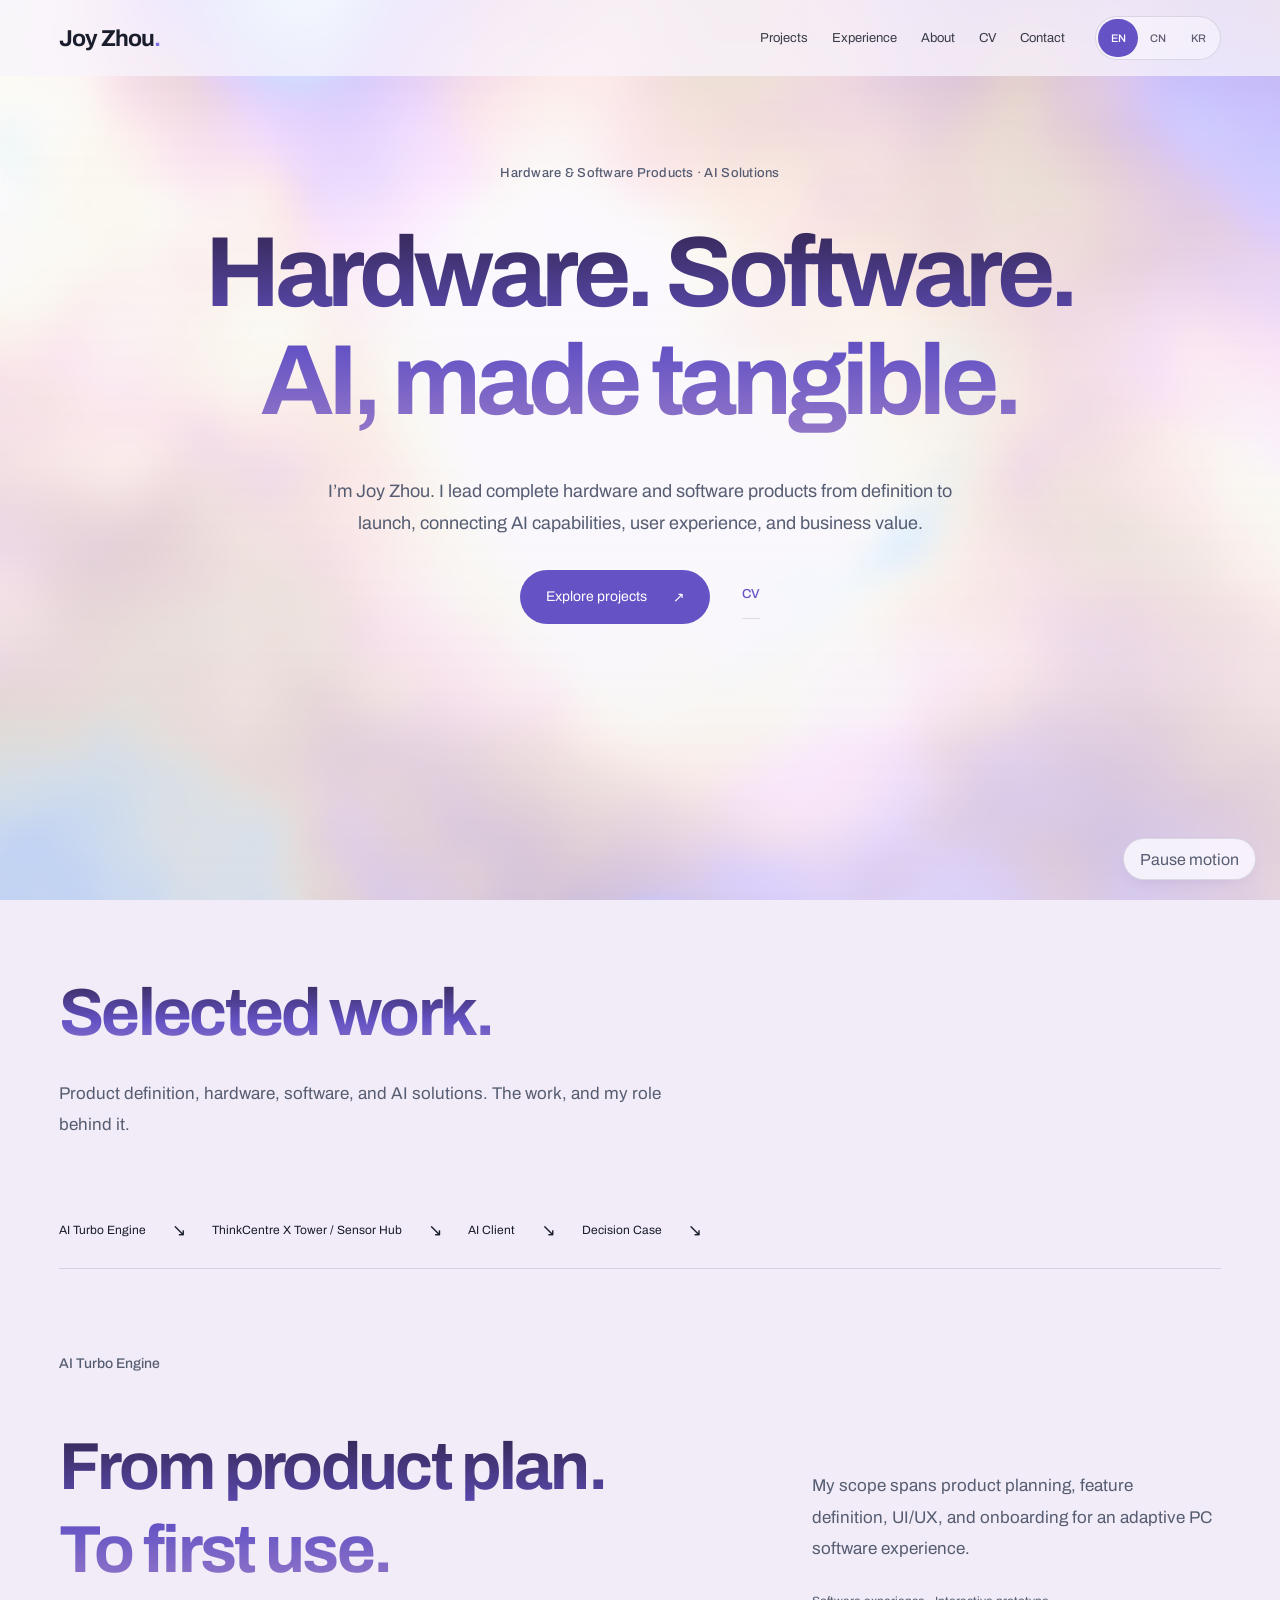
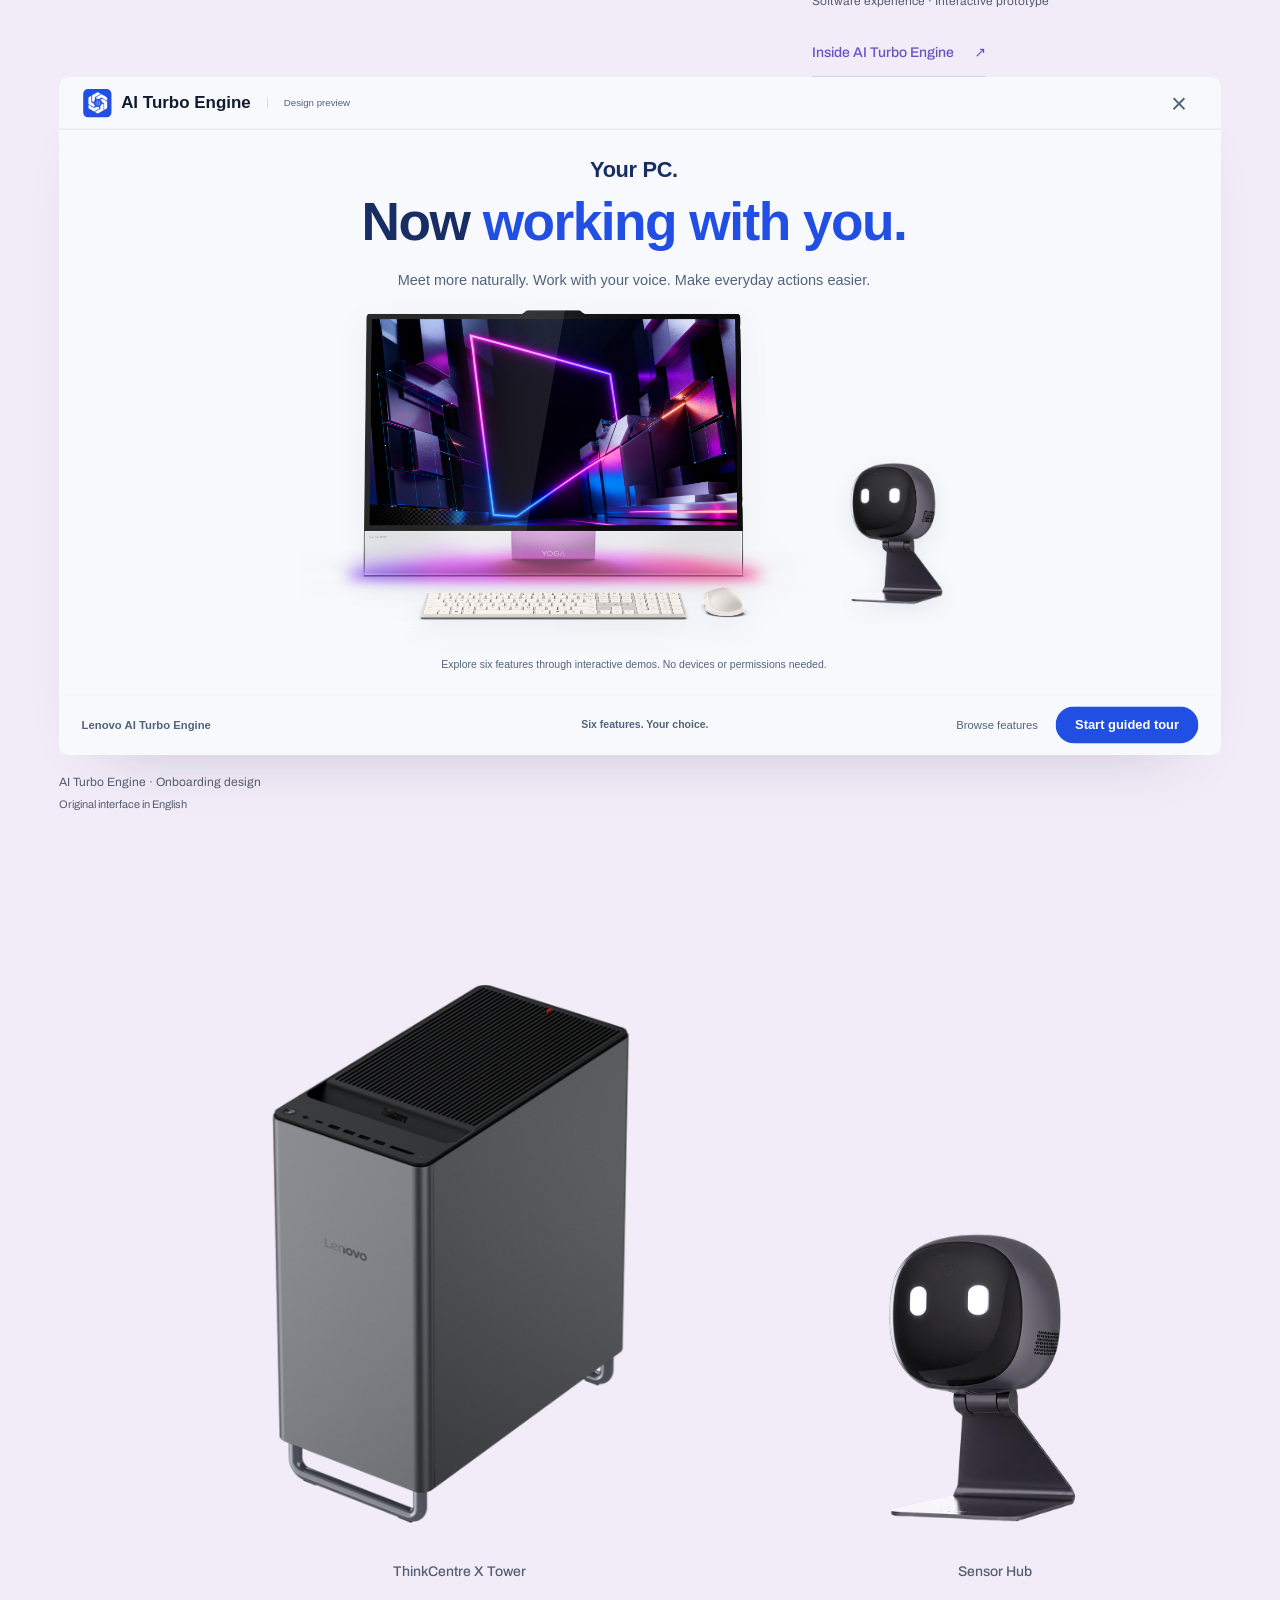
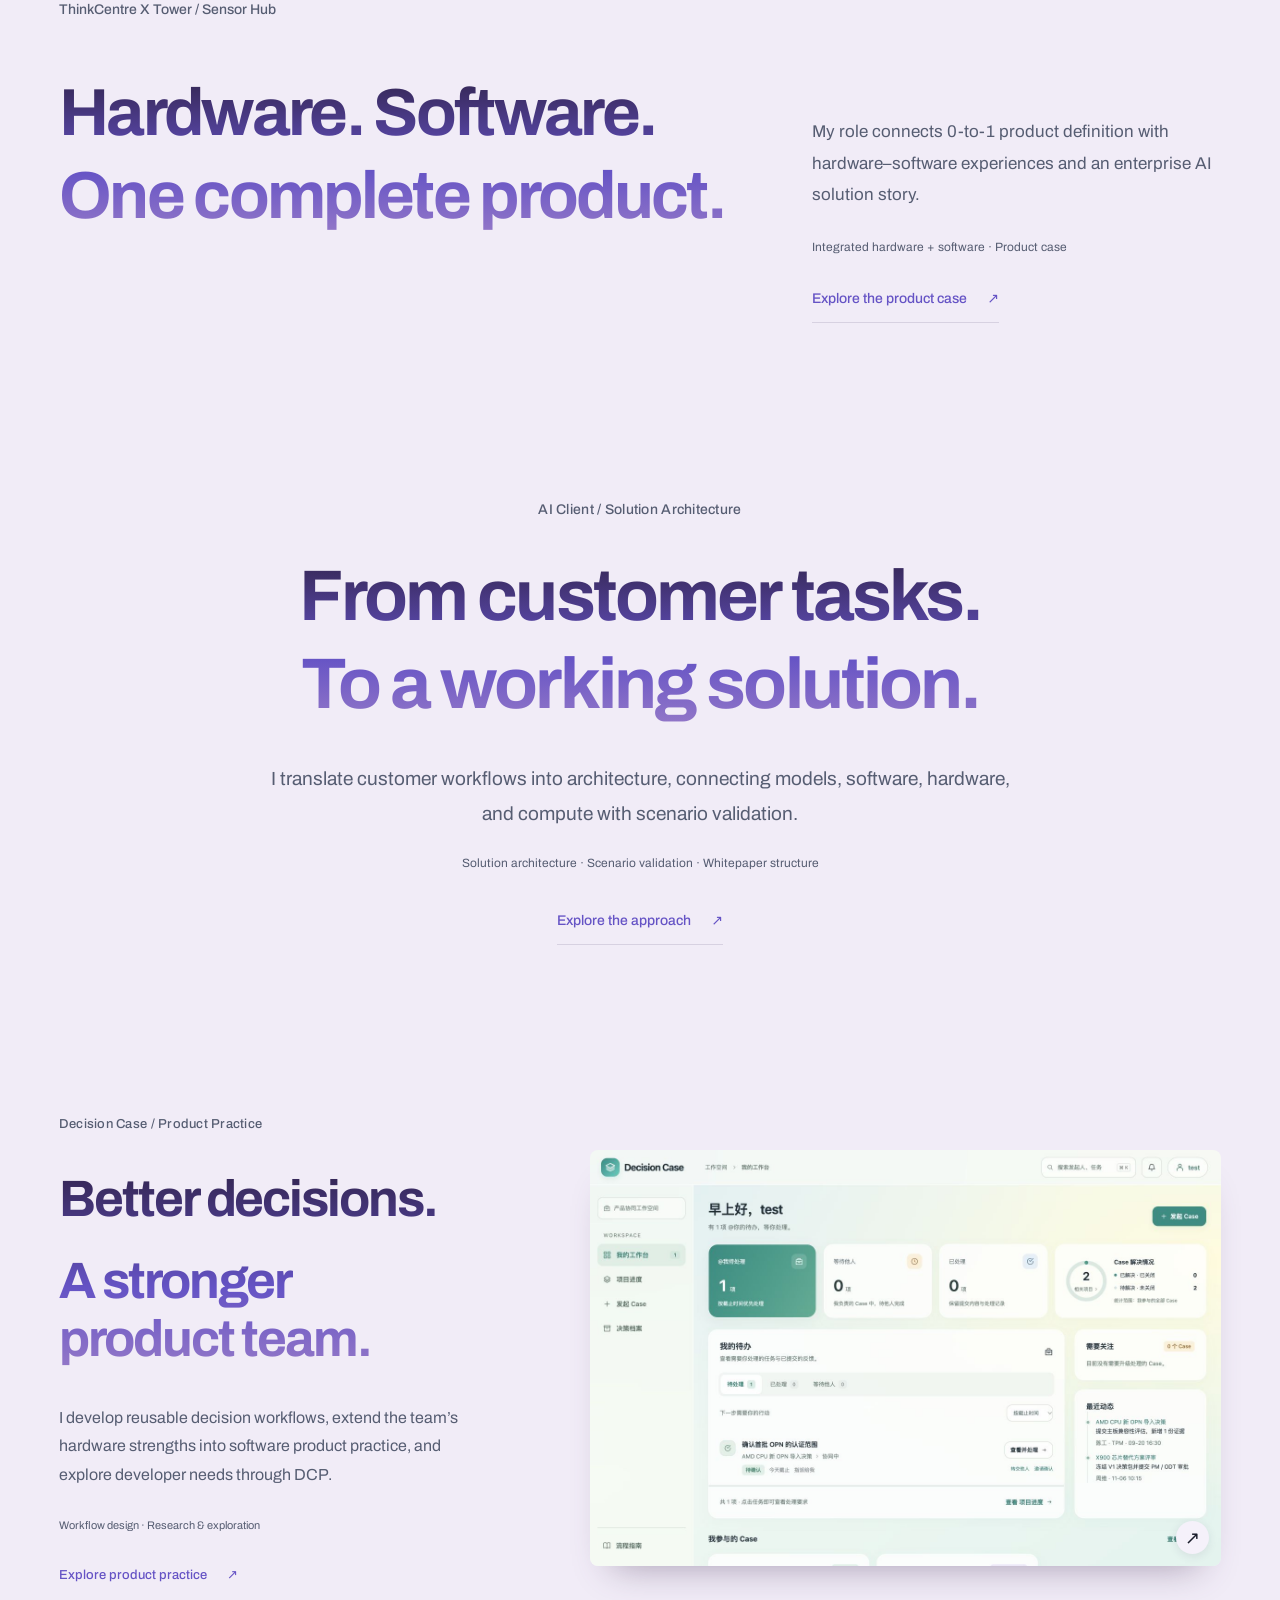
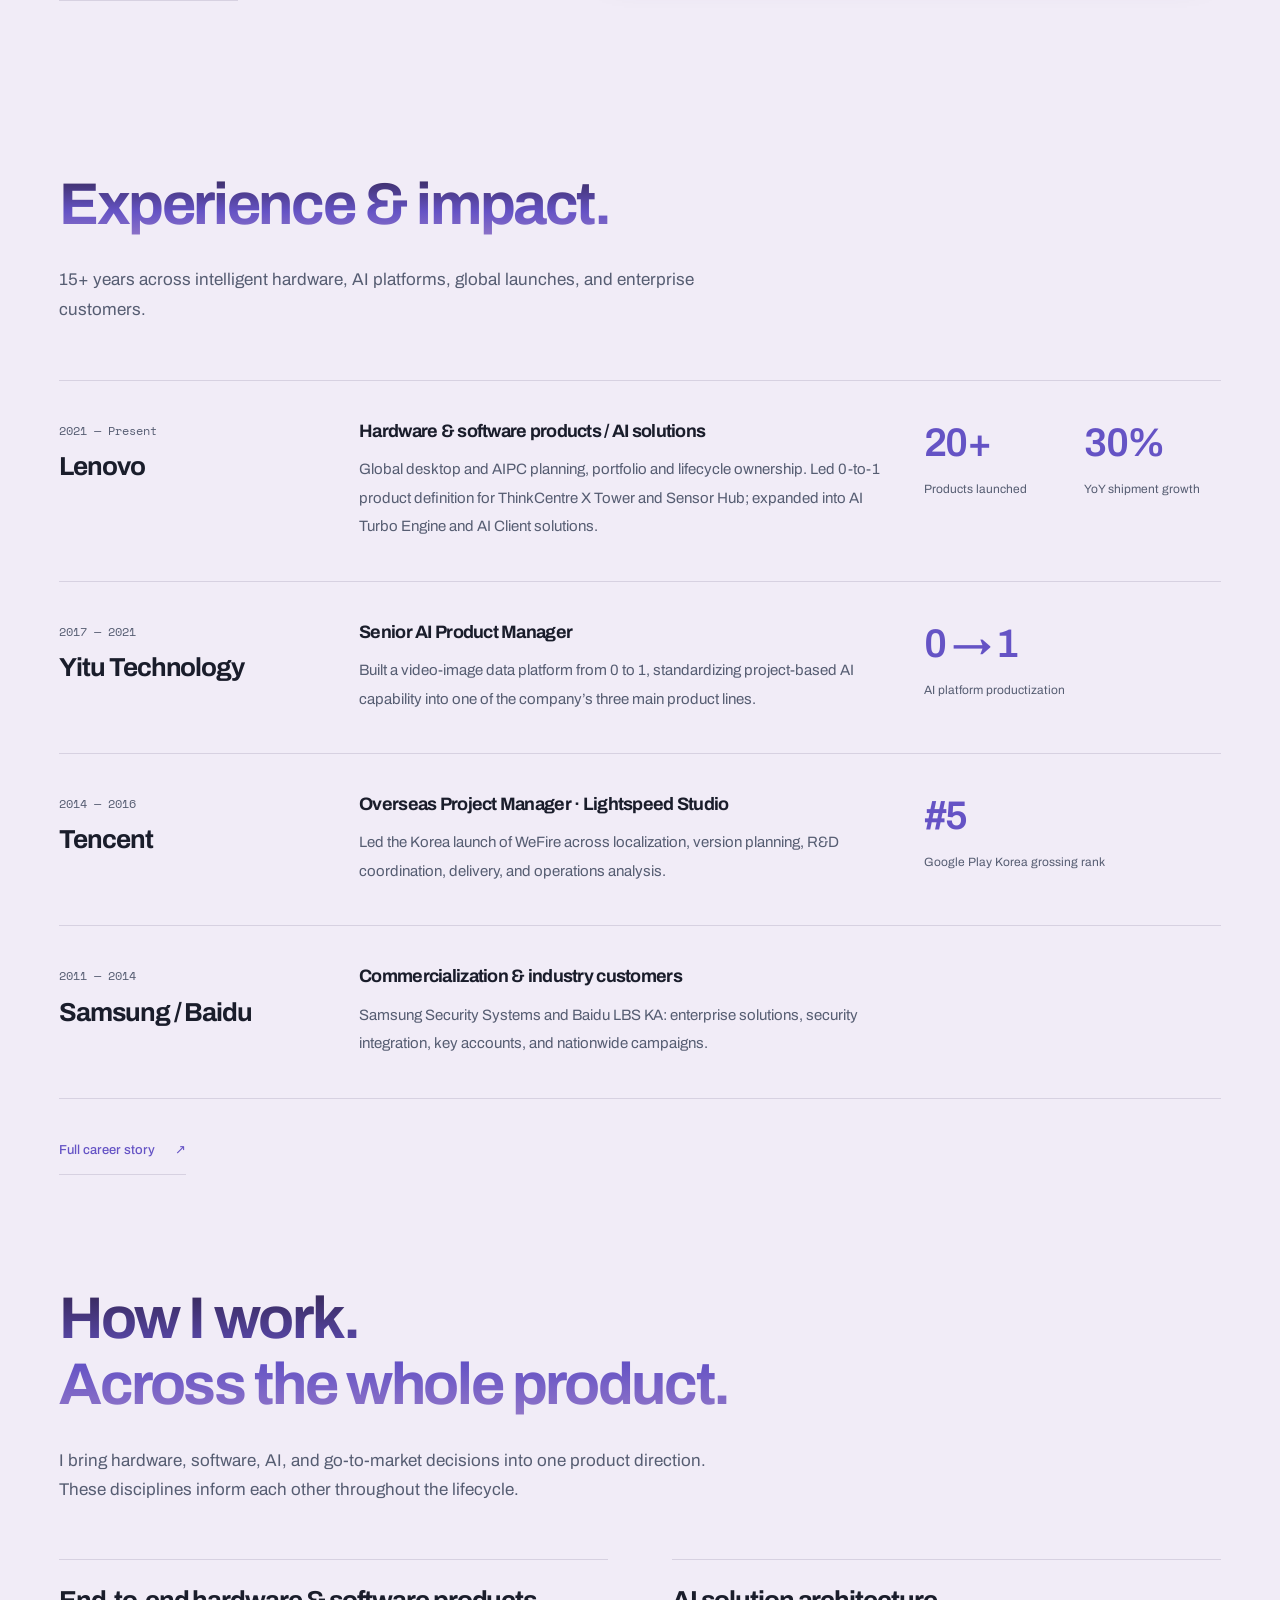
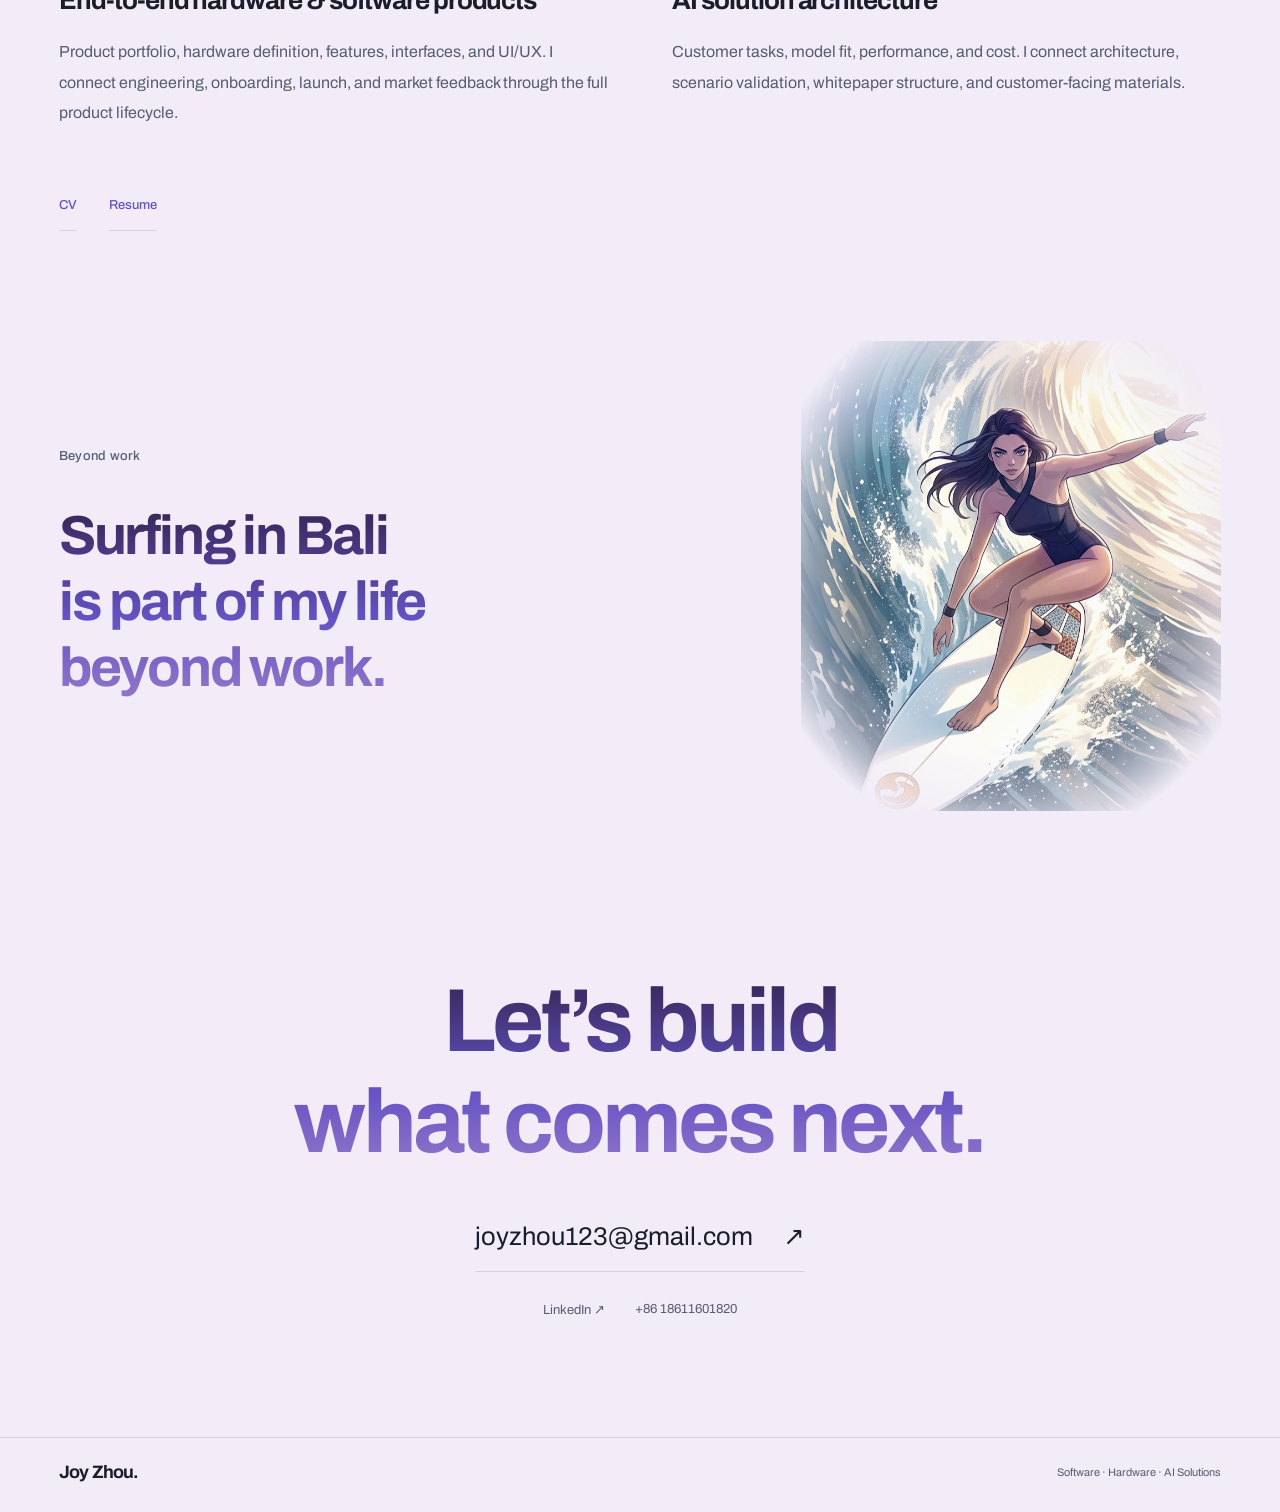
<file: index.html>
<!DOCTYPE html>

<html lang="en"><head><meta charset="utf-8"/><meta content="width=device-width,initial-scale=1" name="viewport"/><title data-i18n="s15e8e47ffac9">Joy Zhou | Hardware, Software &amp; AI Solutions</title><meta content="Joy Zhou leads complete hardware and software products from definition to launch, connecting AI solutions, user experience, and business value. Explore projects and 15+ years of experience." data-i18n-content="s7fd4635730b9" name="description"/><link href="assets/fonts.css" rel="stylesheet"/><link href="assets/i18n.css" rel="stylesheet"/><link href="assets/ambient.css" rel="stylesheet"/><link href="assets/brand.css" rel="stylesheet"/></head><body class="ambient-home portfolio"><div aria-hidden="true" class="portfolio-field"><canvas class="portfolio-fluid" data-fluid="background"></canvas><div class="portfolio-veil"></div></div><a class="skip-link" data-i18n="s0a4470d64e9d" href="#main">Skip to content</a><header class="nav"><div class="nav-inner"><a aria-label="Joy Zhou" class="brand" href="index.html">Joy Zhou<span aria-hidden="true">.</span></a><nav aria-label="Main navigation" class="nav-links" data-i18n-aria-label="sefd197f3fce4"><a data-i18n="ambient.projects" href="index.html#projects">Projects</a><a data-i18n="refine.experience" href="index.html#experience">Experience</a><a data-i18n="ambient.about" href="index.html#about">About</a><a data-i18n="s8963b0f409c3" href="cv.html">CV</a><a data-i18n="sb37456c4530b" href="index.html#contact">Contact</a></nav></div></header><main id="main"><section aria-labelledby="hero-title" class="water-hero editorial-hero"><div class="hero-content editorial-intro"><p class="hero-intro" data-i18n="ambient.hero.role">Hardware &amp; Software Products · AI Solutions</p><h1 data-i18n="ambient.hero.title" id="hero-title">Hardware. Software.<br/><span>AI, made tangible.</span></h1><p class="hero-description" data-i18n="ambient.hero.body">I’m Joy Zhou. I lead complete hardware and software products from definition to launch, connecting AI capabilities, user experience, and business value.</p><div class="hero-actions"><a class="pill-link" data-i18n="ambient.hero.link" href="#projects">Explore projects <span aria-hidden="true">↗</span></a><a class="text-link hero-cv" data-i18n="s8963b0f409c3" href="cv.html">CV</a></div></div></section><section aria-labelledby="projects-heading" class="projects-section page-width" id="projects"><span aria-hidden="true" class="legacy-anchor" id="latest"></span><span aria-hidden="true" class="legacy-anchor" id="work"></span><header class="projects-heading" data-enter=""><h2 data-i18n="ambient.projects.heading" id="projects-heading">Selected work.</h2><p data-i18n="ambient.projects.intro">Product definition, hardware, software, and AI solutions. The work, and my role behind it.</p></header><nav aria-label="Projects" class="project-index" data-i18n-aria-label="ambient.projects"><a href="#turbo">AI Turbo Engine<span aria-hidden="true">↘</span></a><a href="#case">ThinkCentre X Tower / Sensor Hub<span aria-hidden="true">↘</span></a><a href="#ai-client">AI Client<span aria-hidden="true">↘</span></a><a href="#practice">Decision Case<span aria-hidden="true">↘</span></a></nav><article class="project-chapter chapter-turbo project-feature" id="turbo"><div class="chapter-copy feature-heading" data-enter=""><p class="project-name">AI Turbo Engine</p><h3 class="chapter-title" data-i18n="ambient.turbo.title">From product plan.<br/><span>To first use.</span></h3><div class="feature-summary"><p class="chapter-description" data-i18n="ambient.turbo.body">My scope spans product planning, feature definition, UI/UX, and onboarding for an adaptive PC software experience.</p><p class="project-meta" data-i18n="ambient.turbo.status">Software experience · Interactive prototype</p><a class="text-link" data-i18n="ambient.turbo.link" href="ai-turbo-engine.html">Inside AI Turbo Engine <span aria-hidden="true">↗</span></a></div></div><figure class="prototype-preview"><div class="prototype-stage"><iframe data-i18n-title="editorial.preview.title" height="840" loading="lazy" sandbox="allow-same-origin" scrolling="no" src="assets/work/turbo-v14/cover.html" tabindex="-1" title="AI Turbo Engine onboarding design, reviewed v14" width="1440"></iframe></div><figcaption><span><span data-i18n="editorial.preview.caption">AI Turbo Engine · Onboarding design</span><small data-i18n="editorial.preview.note">Original interface in English</small></span></figcaption></figure></article><article class="project-chapter chapter-hardware project-feature" id="case"><div class="hardware-scene hardware-pair-stage hardware-editorial" data-enter=""><div class="hardware-pair"><div class="product-object object-tower"><img alt="ThinkCentre X Tower" height="622" loading="lazy" src="assets/work/thinkcentre-x-tower.png" width="687"/><span>ThinkCentre X Tower</span></div><div class="product-object object-sensor"><img alt="Sensor Hub" data-i18n-alt="sdf3fed688e04" height="418" loading="lazy" src="assets/work/sensor.png" width="274"/><span>Sensor Hub</span></div></div></div><div class="chapter-copy feature-heading" data-enter=""><p class="project-name">ThinkCentre X Tower / Sensor Hub</p><h3 class="chapter-title" data-i18n="ambient.sensor.title">Hardware. Software.<br/><span>One complete product.</span></h3><div class="feature-summary"><p class="chapter-description" data-i18n="ambient.sensor.body">My role connects 0-to-1 product definition with hardware–software experiences and an enterprise AI solution story.</p><p class="project-meta" data-i18n="ambient.sensor.status">Integrated hardware + software · Product case</p><a class="text-link" data-i18n="ambient.sensor.link" href="product-case.html">Explore the product case <span aria-hidden="true">↗</span></a></div></div></article><article class="architecture-chapter architecture-statement" id="ai-client"><div class="architecture-intro" data-enter=""><p class="project-name">AI Client / Solution Architecture</p><h3 class="statement-title" data-i18n="ambient.ai.title">From customer tasks.<br/><span>To a working solution.</span></h3><p class="chapter-description" data-i18n="ambient.ai.body">I translate customer workflows into architecture, connecting models, software, hardware, and compute with scenario validation.</p><div class="architecture-foot"><p class="project-meta" data-i18n="ambient.ai.status">Solution architecture · Scenario validation · Whitepaper structure</p><a class="text-link" data-i18n="ambient.ai.link" href="current-work.html#ai-client">Explore the approach <span aria-hidden="true">↗</span></a></div></div></article><article class="practice-chapter" id="practice"><div class="chapter-copy" data-enter=""><p class="project-name">Decision Case / Product Practice</p><h3 class="chapter-title" data-i18n="ambient.practice.title">Better decisions.<br/><span>A stronger product team.</span></h3><p class="chapter-description" data-i18n="ambient.practice.body">I develop reusable decision workflows, extend the team’s hardware strengths into software product practice, and explore developer needs through DCP.</p><p class="project-meta" data-i18n="ambient.practice.status">Workflow design · Research &amp; exploration</p><a class="text-link" data-i18n="ambient.practice.link" href="current-work.html#practice">Explore product practice <span aria-hidden="true">↗</span></a></div><div class="decision-scene" data-enter=""><button aria-label="Enlarge Decision Case workspace design" class="project-screen" data-caption="Decision Case · Product workflow design" data-i18n-aria-label="s3a2ccc5321ed" data-i18n-data-caption="s634dcd6b6bce" data-preview="assets/work/decision-case.png"><img alt="Decision Case workspace" data-i18n-alt="s577cb27b9e64" height="902" loading="lazy" src="assets/work/decision-case.png" width="1366"/><span aria-hidden="true">↗</span></button></div></article></section><section class="career-section page-width" id="experience"><header class="career-heading"><h2 data-i18n="refine.experience.title">Experience &amp; impact.</h2><p data-i18n="refine.experience.intro">15+ years across intelligent hardware, AI platforms, global launches, and enterprise customers.</p></header><div class="career-ledger"><article class="career-entry"><div class="career-identity"><span class="career-date" data-i18n="refine.lenovo.date">2021 — Present</span><h3>Lenovo</h3></div><div class="career-story"><h4 data-i18n="refine.lenovo.role">Hardware &amp; software products / AI solutions</h4><p data-i18n="refine.lenovo.body">Global desktop and AIPC planning, portfolio and lifecycle ownership. Led 0-to-1 product definition for ThinkCentre X Tower and Sensor Hub; expanded into AI Turbo Engine and AI Client solutions.</p></div><div class="career-evidence"><div><strong>20+</strong><span data-i18n="refine.launches">Products launched</span></div><div><strong>30%</strong><span data-i18n="refine.growth">YoY shipment growth</span></div></div></article><article class="career-entry"><div class="career-identity"><span class="career-date">2017 — 2021</span><h3>Yitu Technology</h3></div><div class="career-story"><h4 data-i18n="refine.yitu.role">Senior AI Product Manager</h4><p data-i18n="refine.yitu.body">Built a video-image data platform from 0 to 1, standardizing project-based AI capability into one of the company’s three main product lines.</p></div><div class="career-evidence"><div><strong>0 → 1</strong><span data-i18n="refine.platform">AI platform productization</span></div></div></article><article class="career-entry"><div class="career-identity"><span class="career-date">2014 — 2016</span><h3>Tencent</h3></div><div class="career-story"><h4 data-i18n="refine.tencent.role">Overseas Project Manager · Lightspeed Studio</h4><p data-i18n="refine.tencent.body">Led the Korea launch of WeFire across localization, version planning, R&amp;D coordination, delivery, and operations analysis.</p></div><div class="career-evidence"><div><strong>#5</strong><span data-i18n="refine.rank">Google Play Korea grossing rank</span></div></div></article><article class="career-entry"><div class="career-identity"><span class="career-date">2011 — 2014</span><h3>Samsung / Baidu</h3></div><div class="career-story"><h4 data-i18n="refine.early.role">Commercialization &amp; industry customers</h4><p data-i18n="refine.early.body">Samsung Security Systems and Baidu LBS KA: enterprise solutions, security integration, key accounts, and nationwide campaigns.</p></div></article></div><a class="text-link" data-i18n="refine.career.link" href="cv.html#experience">Full career story <span aria-hidden="true">↗</span></a></section><section class="about-section page-width" id="about"><div class="about-statement" data-enter=""><h2 data-i18n="ambient.about.title">How I work.<br/><span>Across the whole product.</span></h2><p data-i18n="ambient.about.body">I bring hardware, software, AI, and go-to-market decisions into one product direction. These disciplines inform each other throughout the lifecycle.</p></div><div class="about-columns personal-capabilities"><article class="capability-column"><h3 data-i18n="ambient.about.sw">End-to-end hardware &amp; software products</h3><p data-i18n="ambient.about.sw.body">Product portfolio, hardware definition, features, interfaces, and UI/UX. I connect engineering, onboarding, launch, and market feedback through the full product lifecycle.</p></article><article class="capability-column"><h3 data-i18n="ambient.about.ai">AI solution architecture</h3><p data-i18n="ambient.about.ai.body">Customer tasks, model fit, performance, and cost. I connect architecture, scenario validation, whitepaper structure, and customer-facing materials.</p></article></div><div class="about-links"><a class="text-link" data-i18n="s8963b0f409c3" href="cv.html" id="cv">CV</a><a class="text-link" data-i18n="sb3bd0b5a7049" href="cv.html#experience" id="resume">Resume</a></div></section><section class="personal-note page-width"><div class="personal-note-copy"><p class="project-name" data-i18n="editorial.surf.label">Beyond work</p><h2 data-i18n="editorial.surf.body">Surfing in Bali is part of my life beyond work.</h2></div><figure class="off-clock personal-portrait"><div class="surf-scene"><img alt="Surfing illustration" class="surf-layer surf-wave" data-i18n-alt="ambient.surf.alt" fetchpriority="high" height="1264" loading="eager" src="assets/surfer.png" width="848"/><img alt="" aria-hidden="true" class="surf-layer surf-board" height="1264" loading="eager" src="assets/surfer.png" width="848"/><img alt="" aria-hidden="true" class="surf-layer surf-person" height="1264" loading="eager" src="assets/surfer.png" width="848"/><canvas aria-hidden="true" class="surf-fluid" data-fluid="surf"></canvas><div aria-hidden="true" class="surf-grade"></div></div></figure></section><section class="contact-section page-width" data-enter="" id="contact"><h2 data-i18n="ambient.contact.title">Let’s build<br/><span>what comes next.</span></h2><a class="contact-email" href="mailto:joyzhou123@gmail.com">joyzhou123@gmail.com <span aria-hidden="true">↗</span></a><div class="contact-secondary"><a href="https://www.linkedin.com/in/joyzhou123/" rel="noopener" target="_blank">LinkedIn ↗</a><a href="tel:+8618611601820">+86 18611601820</a></div></section></main><footer class="ambient-footer page-width"><a class="brand" href="index.html">Joy Zhou.</a><span data-i18n="sf45a1a9bd291">Software · Hardware · AI Solutions</span></footer><button aria-pressed="false" class="site-motion-control" data-i18n="ambient.motion.pause" data-motion-toggle="" hidden="" type="button">Pause motion</button><script src="assets/showcase.js"></script><script src="assets/i18n/en.js"></script><script src="assets/i18n/zh.js"></script><script src="assets/i18n/ko.js"></script><script src="assets/i18n.js"></script><script src="assets/holo-fluid.js"></script><script src="assets/portfolio-motion.js"></script><script src="assets/portfolio-preview.js"></script></body></html>
</file>
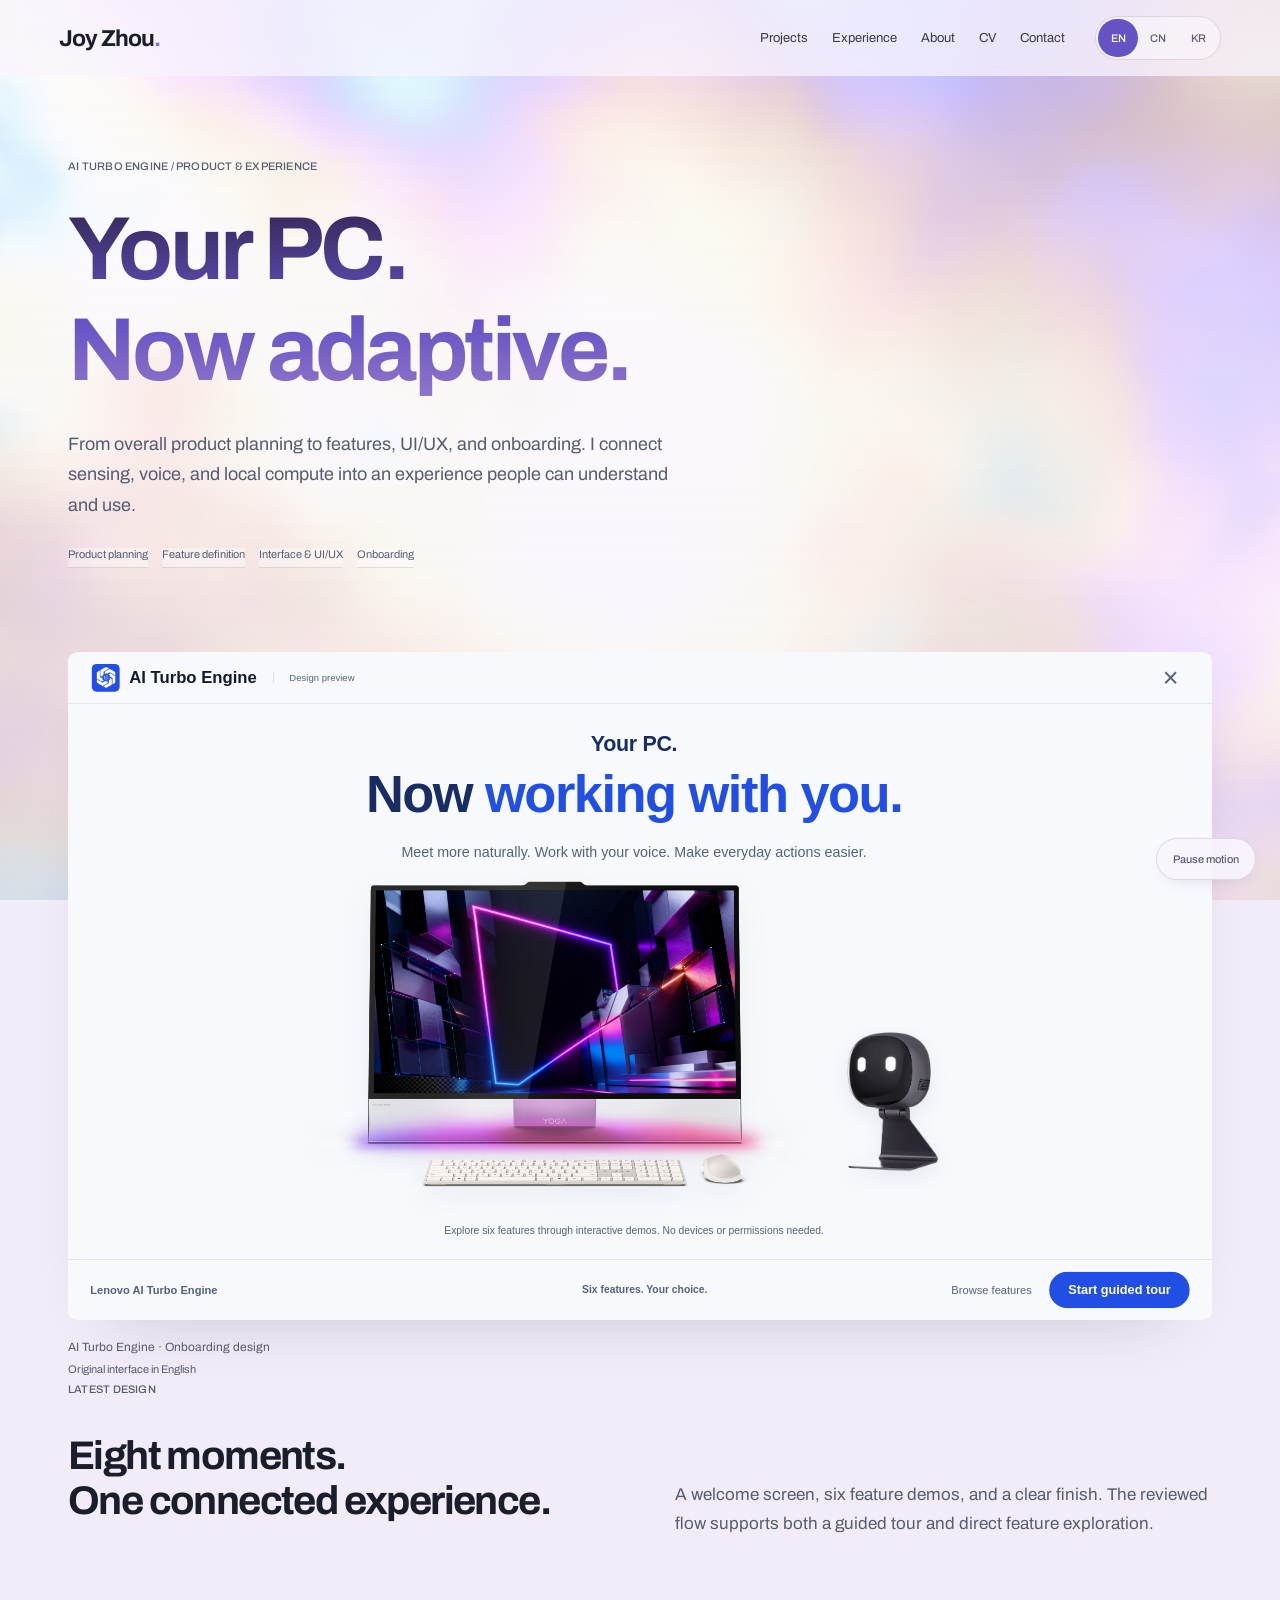
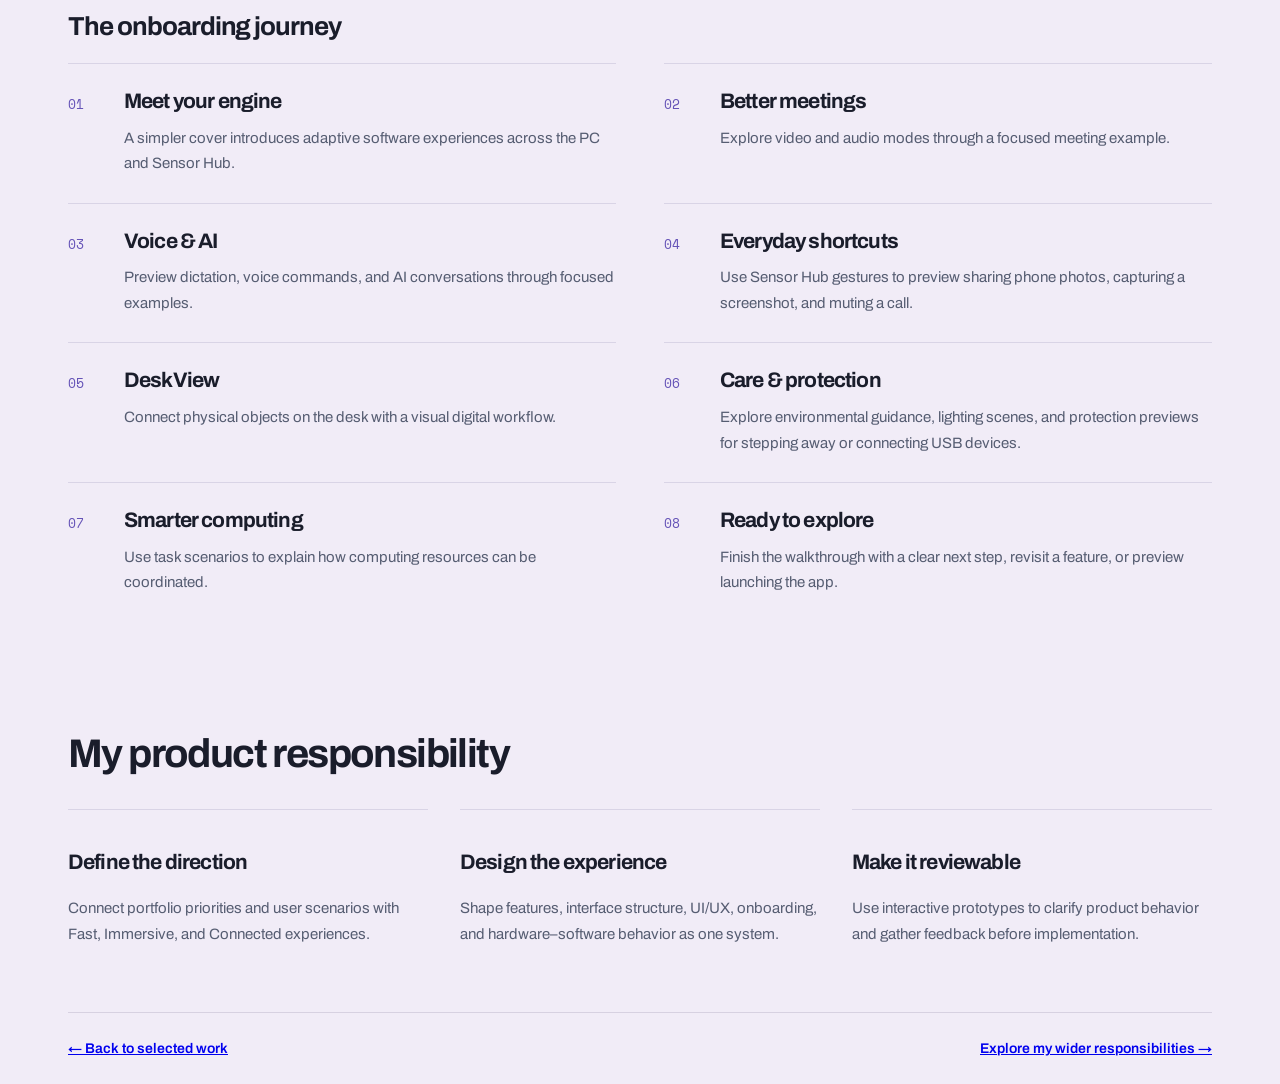
<file: ai-turbo-engine.html>
<!DOCTYPE html>

<html lang="en"><head><meta charset="utf-8"/><meta content="width=device-width,initial-scale=1" name="viewport"/><meta content="AI Turbo Engine: product planning, adaptive software experiences, Sensor Hub integration, and onboarding design by Joy Zhou." data-i18n-content="s9424687661ca" name="description"/><title data-i18n="s1da1e12baba8">AI Turbo Engine | Joy Zhou</title><link href="assets/base.css" rel="stylesheet"/><link href="assets/update.css" rel="stylesheet"/><link href="assets/showcase.css" rel="stylesheet"/><link href="assets/i18n.css" rel="stylesheet"/><link href="assets/ambient.css" rel="stylesheet"/><link href="assets/brand.css" rel="stylesheet"/></head><body class="work-page work-editorial turbo-case ambient-subpage portfolio"><div aria-hidden="true" class="portfolio-field"><canvas class="portfolio-fluid" data-fluid="background"></canvas><div class="portfolio-veil"></div></div><a class="skip-link" data-i18n="s0a4470d64e9d" href="#main">Skip to content</a><header class="nav"><div class="nav-inner"><a aria-label="Joy Zhou" class="brand" href="index.html">Joy Zhou<span aria-hidden="true">.</span></a><nav aria-label="Main navigation" class="nav-links" data-i18n-aria-label="sefd197f3fce4"><a data-i18n="ambient.projects" href="index.html#projects">Projects</a><a data-i18n="refine.experience" href="index.html#experience">Experience</a><a data-i18n="ambient.about" href="index.html#about">About</a><a data-i18n="s8963b0f409c3" href="cv.html">CV</a><a data-i18n="sb37456c4530b" href="index.html#contact">Contact</a></nav></div></header><main class="wrap" id="main">
<section class="work-hero"><span class="role-label" data-i18n="sb9fddc19827b">AI TURBO ENGINE / PRODUCT &amp; EXPERIENCE</span><h1 data-i18n="sd5ec9453ae57">Your PC.<br/><em>Now adaptive.</em></h1><p data-i18n="sf7ca3efe2d26">From overall product planning to features, UI/UX, and onboarding. I connect sensing, voice, and local compute into an experience people can understand and use.</p><div class="work-tags" data-i18n="sc270b2b905f7"><span>Product planning</span><span>Feature definition</span><span>Interface &amp; UI/UX</span><span>Onboarding</span></div></section><figure class="prototype-preview"><div class="prototype-stage"><iframe data-i18n-title="editorial.preview.title" height="840" loading="lazy" sandbox="allow-same-origin" scrolling="no" src="assets/work/turbo-v14/cover.html" tabindex="-1" title="AI Turbo Engine onboarding design, reviewed v14" width="1440"></iframe></div><figcaption><span><span data-i18n="editorial.preview.caption">AI Turbo Engine · Onboarding design</span><small data-i18n="editorial.preview.note">Original interface in English</small></span></figcaption></figure>

<section class="turbo-update"><div><span class="role-label" data-i18n="s16d1d01e1e51">LATEST DESIGN</span><h2 data-i18n="sc3badde8e0e1">Eight moments.<br/>One connected experience.</h2></div><p data-i18n="s6619cd2fa0b9">A welcome screen, six feature demos, and a clear finish. The reviewed flow supports both a guided tour and direct feature exploration.</p></section>
<section aria-labelledby="journey-title" class="journey-gallery"><h2 data-i18n="s9f09e36e0577" id="journey-title">The onboarding journey</h2><ol class="journey-eight">
<li><span class="journey-number">01</span><div><h3 data-i18n="s748c20f61c21">Meet your engine</h3><p data-i18n="s7d74e1535a3c">A simpler cover introduces adaptive software experiences across the PC and Sensor Hub.</p></div></li>
<li><span class="journey-number">02</span><div><h3 data-i18n="s81fe4dbf4f06">Better meetings</h3><p data-i18n="s9f7ccc7c695e">Explore video and audio modes through a focused meeting example.</p></div></li>
<li><span class="journey-number">03</span><div><h3 data-i18n="s64e4c875dd8d">Voice &amp; AI</h3><p data-i18n="s30a153555eba">Preview dictation, voice commands, and AI conversations through focused examples.</p></div></li>
<li><span class="journey-number">04</span><div><h3 data-i18n="se8490554c27f">Everyday shortcuts</h3><p data-i18n="sc7b8c1895819">Use Sensor Hub gestures to preview sharing phone photos, capturing a screenshot, and muting a call.</p></div></li>
<li><span class="journey-number">05</span><div><h3 data-i18n="s3d366a06eb52">DeskView</h3><p data-i18n="sbb59122f00ae">Connect physical objects on the desk with a visual digital workflow.</p></div></li>
<li><span class="journey-number">06</span><div><h3 data-i18n="scdd9809aca24">Care &amp; protection</h3><p data-i18n="s4f91daa52a68">Explore environmental guidance, lighting scenes, and protection previews for stepping away or connecting USB devices.</p></div></li>
<li><span class="journey-number">07</span><div><h3 data-i18n="saea7098a3031">Smarter computing</h3><p data-i18n="sc46aef2e359f">Use task scenarios to explain how computing resources can be coordinated.</p></div></li>
<li><span class="journey-number">08</span><div><h3 data-i18n="s4946a16622ee">Ready to explore</h3><p data-i18n="s191e1bd45776">Finish the walkthrough with a clear next step, revisit a feature, or preview launching the app.</p></div></li>
</ol></section>
<section class="turbo-ownership"><h2 data-i18n="s6229cc7c0ebc">My product responsibility</h2><div class="ownership-grid"><article><h3 data-i18n="sed8798fe6152">Define the direction</h3><p data-i18n="s65100b5a15ba">Connect portfolio priorities and user scenarios with Fast, Immersive, and Connected experiences.</p></article><article><h3 data-i18n="s6b1656c70d20">Design the experience</h3><p data-i18n="sc7f590ee8bc5">Shape features, interface structure, UI/UX, onboarding, and hardware–software behavior as one system.</p></article><article><h3 data-i18n="s351ffb80868b">Make it reviewable</h3><p data-i18n="s82200ed5298e">Use interactive prototypes to clarify product behavior and gather feedback before implementation.</p></article></div></section>
<footer class="foot"><a data-i18n="s3e73e0821906" href="index.html#projects">← Back to selected work</a><a data-i18n="s5465344f4175" href="current-work.html#turbo">Explore my wider responsibilities →</a></footer></main><button aria-pressed="false" class="site-motion-control" data-i18n="ambient.motion.pause" data-motion-toggle="" hidden="" type="button">Pause motion</button><script src="assets/showcase.js"></script><script src="assets/i18n/en.js"></script><script src="assets/i18n/zh.js"></script><script src="assets/i18n/ko.js"></script><script src="assets/i18n.js"></script><script src="assets/holo-fluid.js"></script><script src="assets/portfolio-motion.js"></script><script src="assets/portfolio-preview.js"></script></body></html>
</file>
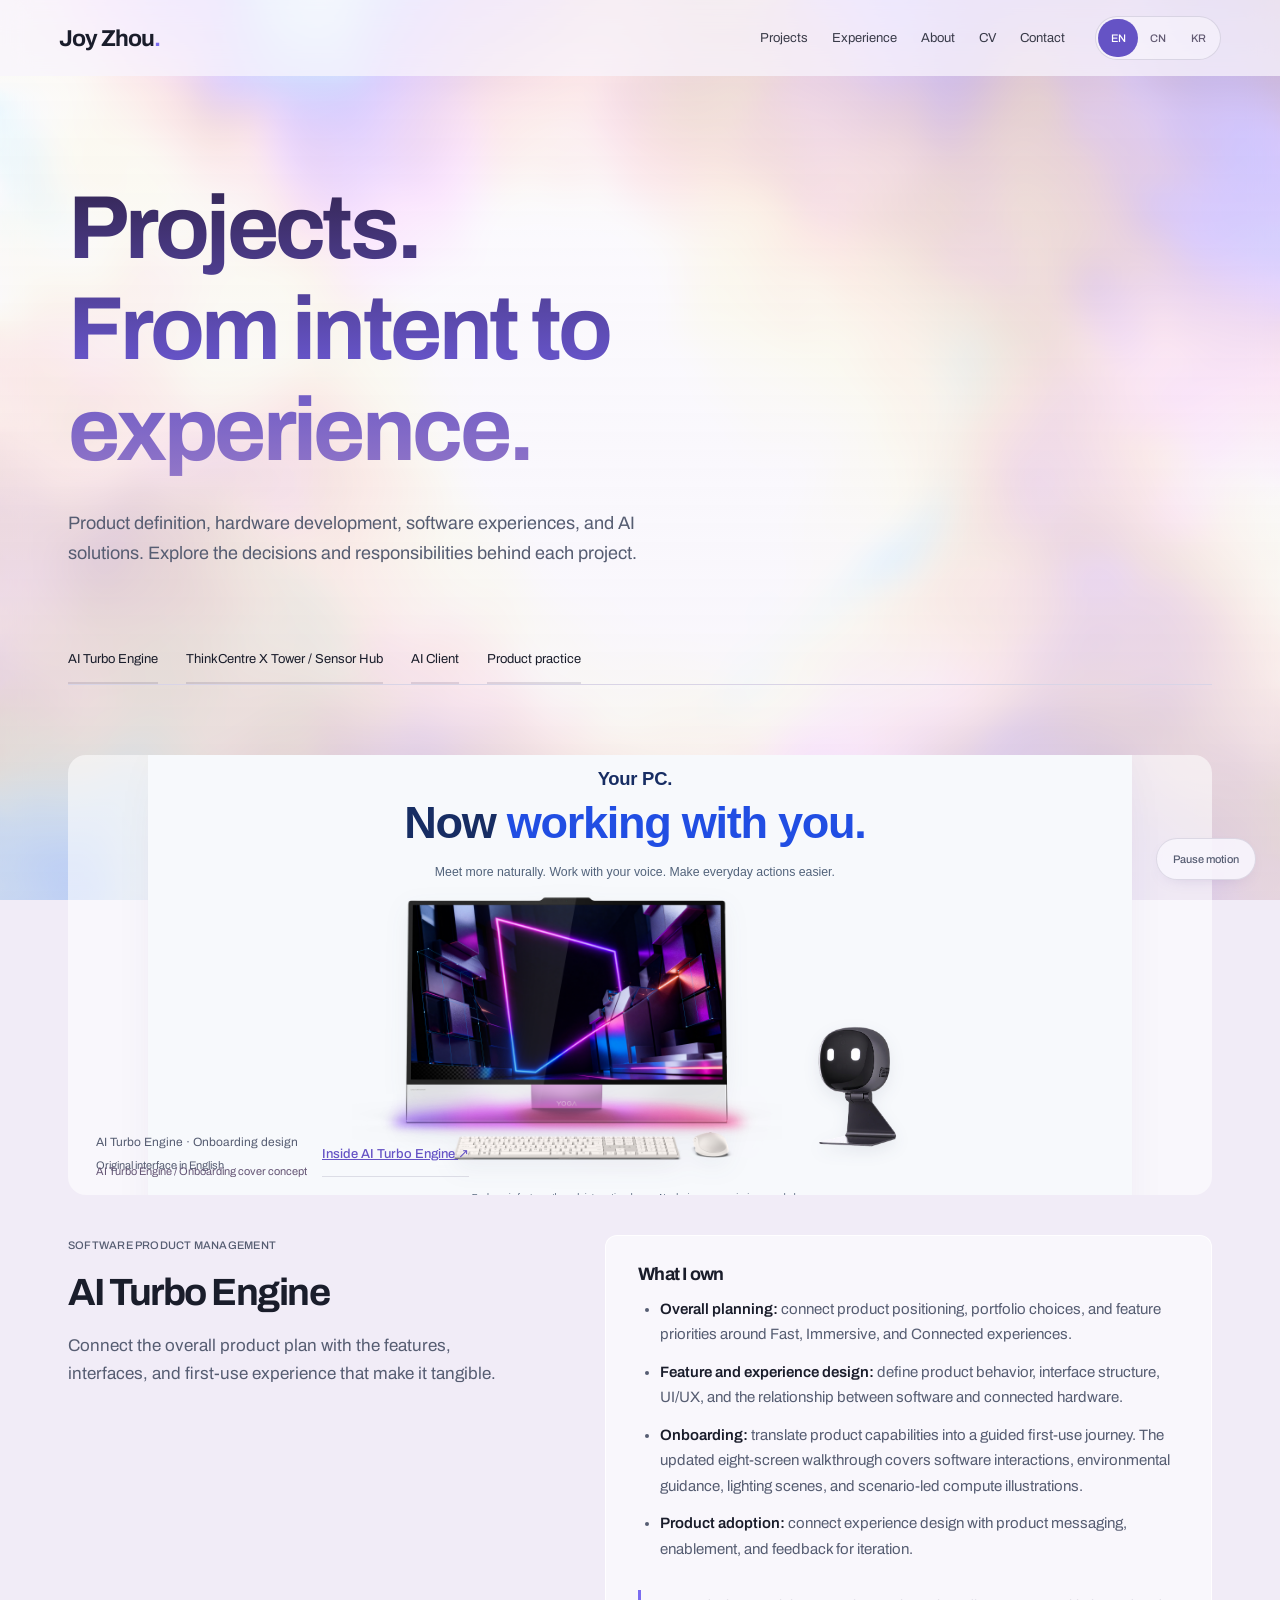
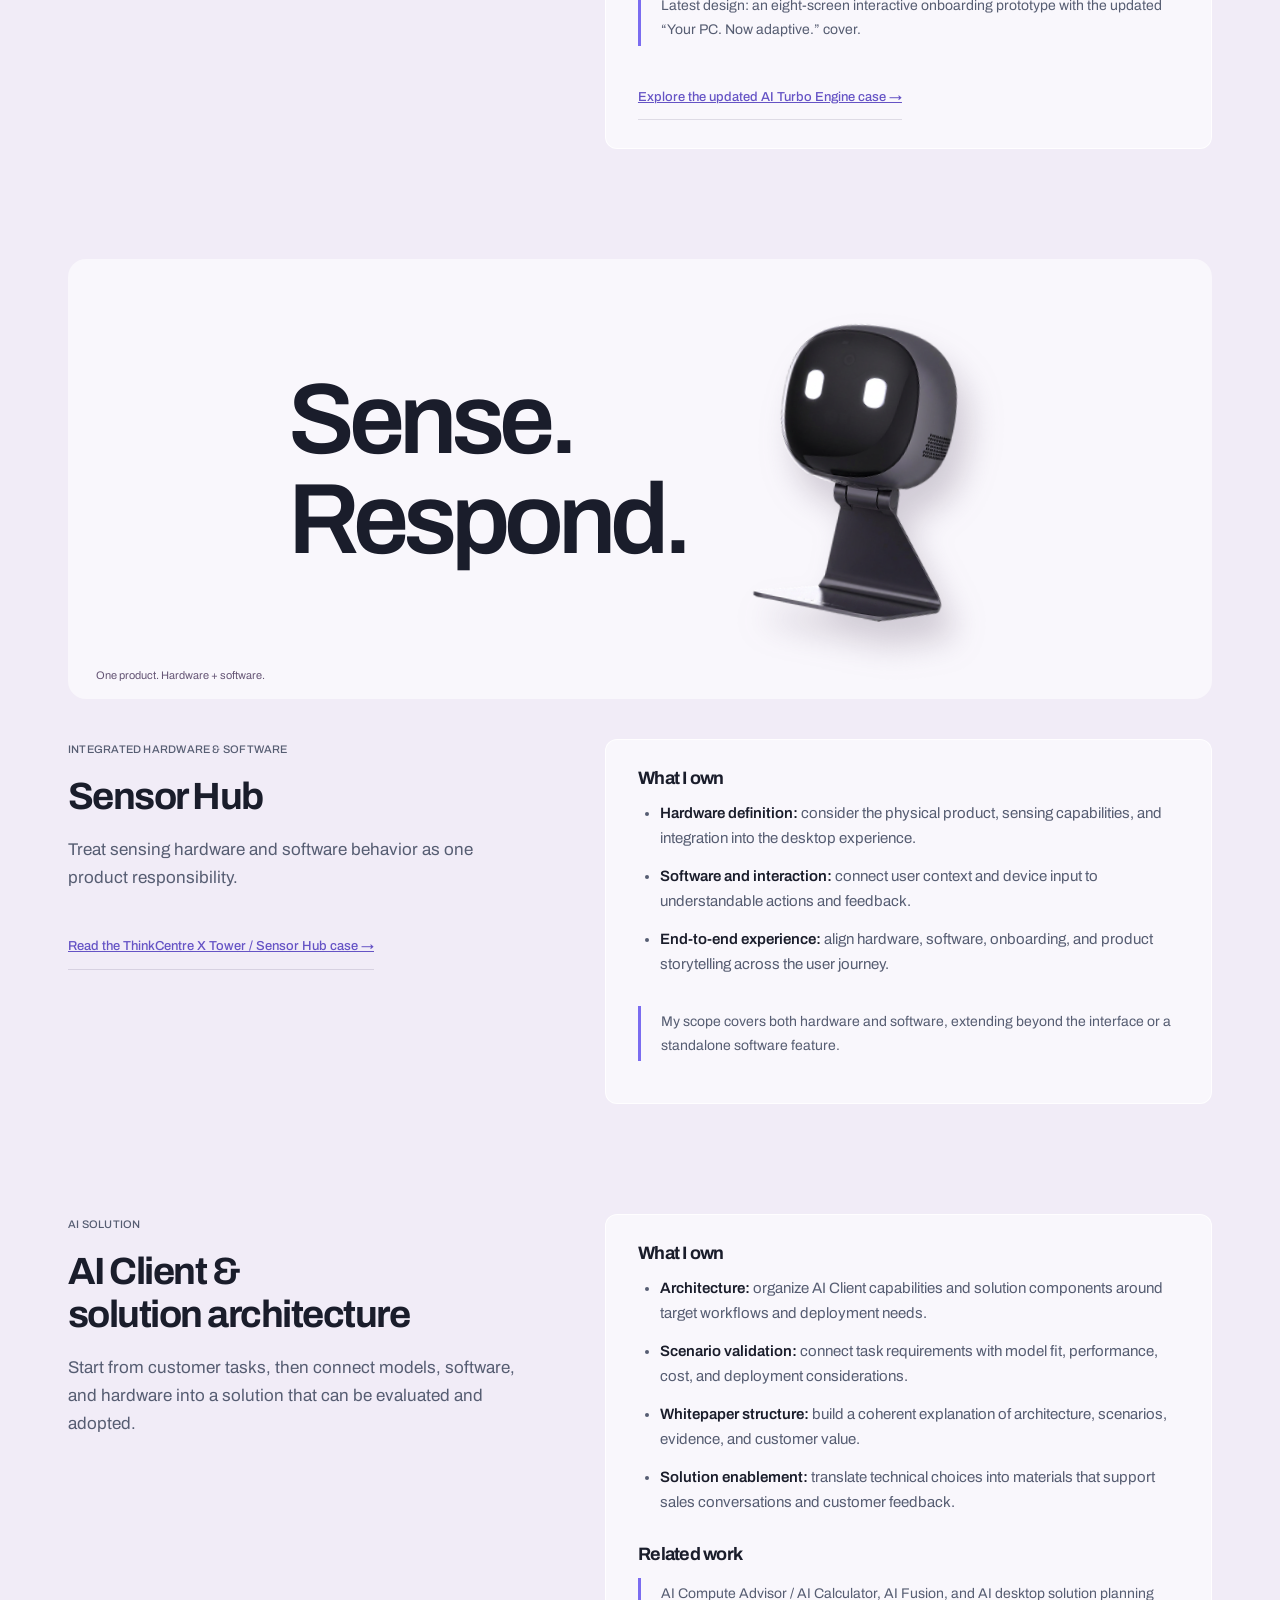
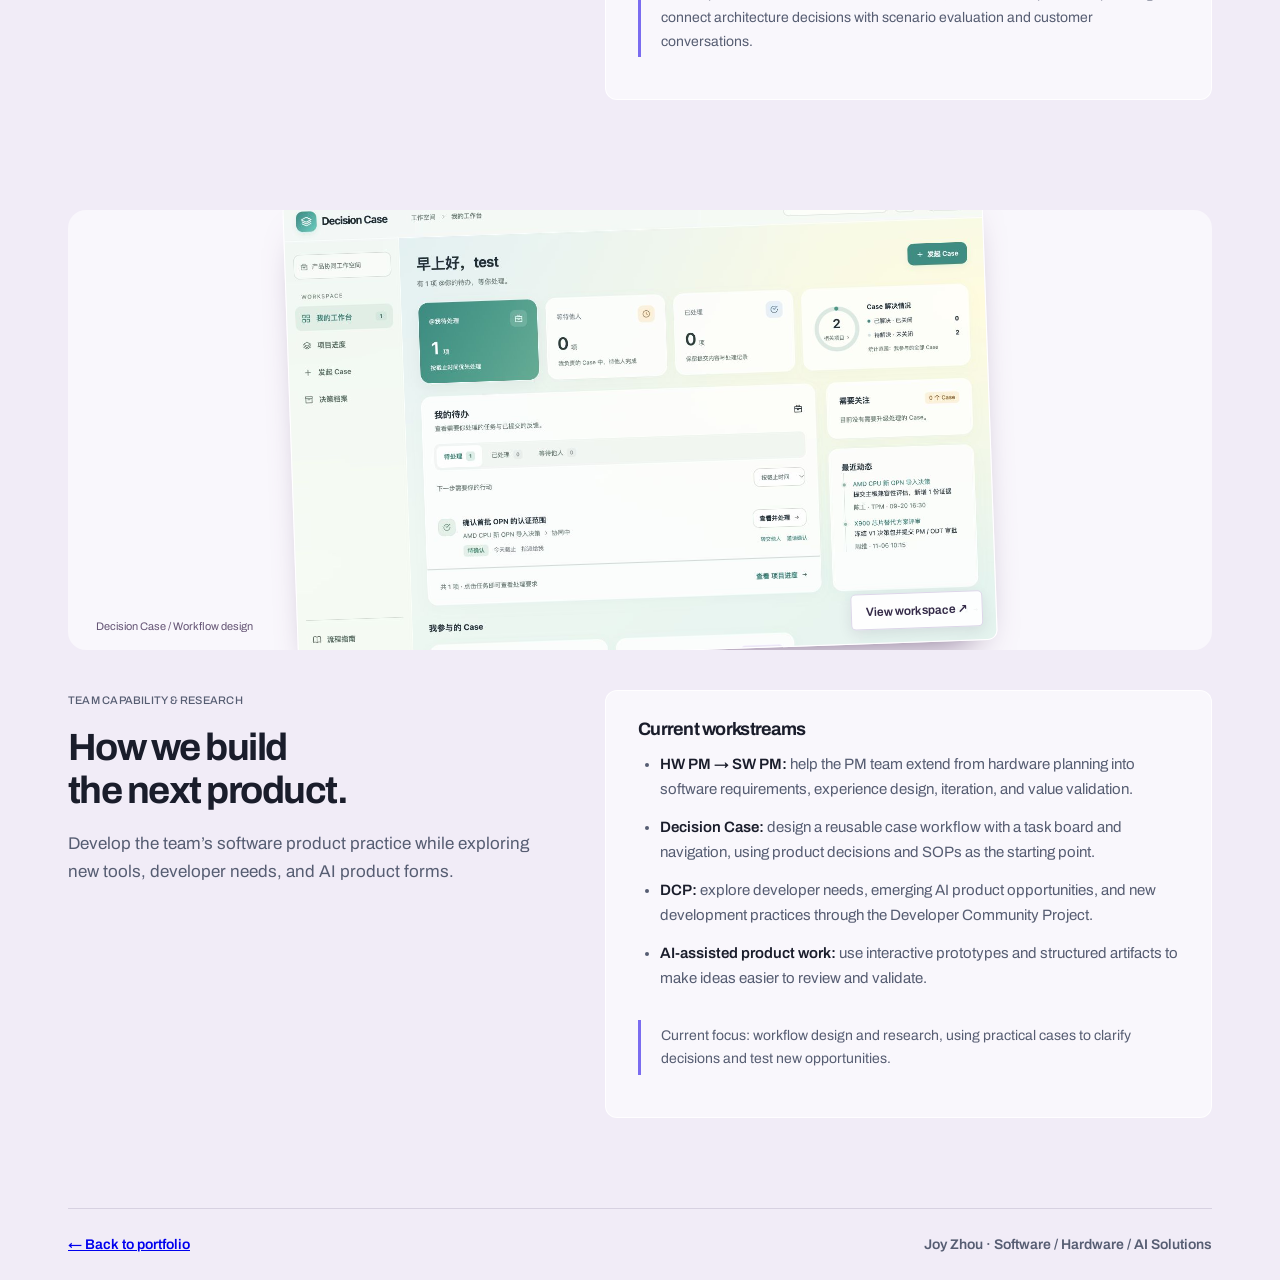
<file: current-work.html>
<!DOCTYPE html>

<html lang="en"><head><meta charset="utf-8"/><meta content="width=device-width, initial-scale=1" name="viewport"/><meta content="Joy Zhou’s current work across AI Turbo Engine, Sensor Hub, AI Client solutions, and product team capability building." data-i18n-content="sc444a0440ff5" name="description"/><title data-i18n="ambient.projectPage.title">Projects | Joy Zhou</title><link href="assets/base.css" rel="stylesheet"/><link href="assets/update.css" rel="stylesheet"/><link href="assets/showcase.css" rel="stylesheet"/><link href="assets/i18n.css" rel="stylesheet"/><link href="assets/ambient.css" rel="stylesheet"/><link href="assets/brand.css" rel="stylesheet"/></head>
<body class="work-page work-editorial ambient-subpage portfolio"><div aria-hidden="true" class="portfolio-field"><canvas class="portfolio-fluid" data-fluid="background"></canvas><div class="portfolio-veil"></div></div><a class="skip-link" data-i18n="s0a4470d64e9d" href="#main">Skip to content</a><header class="nav"><div class="nav-inner"><a aria-label="Joy Zhou" class="brand" href="index.html">Joy Zhou<span aria-hidden="true">.</span></a><nav aria-label="Main navigation" class="nav-links" data-i18n-aria-label="sefd197f3fce4"><a data-i18n="ambient.projects" href="index.html#projects">Projects</a><a data-i18n="refine.experience" href="index.html#experience">Experience</a><a data-i18n="ambient.about" href="index.html#about">About</a><a data-i18n="s8963b0f409c3" href="cv.html">CV</a><a data-i18n="sb37456c4530b" href="index.html#contact">Contact</a></nav></div></header>
<main class="wrap" id="main"><section class="work-hero"><h1 data-i18n="ambient.projectPage.heading">Projects.<br/><em>From intent to experience.</em></h1><p data-i18n="ambient.projectPage.intro">Product definition, hardware development, software experiences, and AI solutions. Explore the decisions and responsibilities behind each project.</p></section>
<nav aria-label="Projects" class="work-tabs" data-i18n-aria-label="ambient.projects"><a data-i18n="s7e04b094823f" href="#turbo">AI Turbo Engine</a><a href="#sensor-hub">ThinkCentre X Tower / Sensor Hub</a><a data-i18n="s24b8930584ac" href="#ai-client">AI Client</a><a data-i18n="sa86100a00283" href="#practice">Product practice</a></nav>
<section class="work-detail" id="turbo"><figure class="detail-visual detail-turbo"><figure class="prototype-preview"><div class="prototype-stage"><iframe data-i18n-title="editorial.preview.title" height="840" loading="lazy" sandbox="allow-same-origin" scrolling="no" src="assets/work/turbo-v14/cover.html" tabindex="-1" title="AI Turbo Engine onboarding design, reviewed v14" width="1440"></iframe></div><figcaption><span><span data-i18n="editorial.preview.caption">AI Turbo Engine · Onboarding design</span><small data-i18n="editorial.preview.note">Original interface in English</small></span><a class="text-link" data-i18n="ambient.turbo.link" href="ai-turbo-engine.html">Inside AI Turbo Engine <span aria-hidden="true">↗</span></a></figcaption></figure><figcaption data-i18n="s76a54f32e17c">AI Turbo Engine / Onboarding cover concept</figcaption></figure><div><span class="role-label" data-i18n="s6ec2b99366ec">SOFTWARE PRODUCT MANAGEMENT</span><h2 data-i18n="s7e04b094823f">AI Turbo Engine</h2><p class="summary" data-i18n="s542d4fe44e04">Connect the overall product plan with the features, interfaces, and first-use experience that make it tangible.</p></div><div class="detail-body"><h3 data-i18n="s74eee02431f2">What I own</h3><ul><li data-i18n="s50b42f962307"><b>Overall planning:</b> connect product positioning, portfolio choices, and feature priorities around Fast, Immersive, and Connected experiences.</li><li data-i18n="sa32a9eaa02d7"><b>Feature and experience design:</b> define product behavior, interface structure, UI/UX, and the relationship between software and connected hardware.</li><li data-i18n="s2fa92625122b"><b>Onboarding:</b> translate product capabilities into a guided first-use journey. The updated eight-screen walkthrough covers software interactions, environmental guidance, lighting scenes, and scenario-led compute illustrations.</li><li data-i18n="s6e7d5563b3ce"><b>Product adoption:</b> connect experience design with product messaging, enablement, and feedback for iteration.</li></ul><p class="scope-note" data-i18n="se536ec3ad374">Latest design: an eight-screen interactive onboarding prototype with the updated “Your PC. Now adaptive.” cover.</p><a class="text-link" data-i18n="s5ec1ed97c1e9" href="ai-turbo-engine.html">Explore the updated AI Turbo Engine case →</a></div></section>
<section class="work-detail" id="sensor-hub"><figure class="detail-visual detail-sensor"><span aria-hidden="true" data-i18n="s80ada7c1ed26">Sense.<br/>Respond.</span><img alt="Sensor Hub hardware render" data-i18n-alt="s26aebadda4e8" height="418" loading="lazy" src="assets/work/sensor.png" width="274"/><figcaption data-i18n="s547713ee8557">One product. Hardware + software.</figcaption></figure><div><span class="role-label" data-i18n="s68edf6c3f5cf">INTEGRATED HARDWARE &amp; SOFTWARE</span><h2 data-i18n="sdf3fed688e04">Sensor Hub</h2><p class="summary" data-i18n="s2ad0d6753139">Treat sensing hardware and software behavior as one product responsibility.</p><a class="text-link" data-i18n="s45da9201c95e" href="product-case.html#sensor">Read the ThinkCentre X Tower / Sensor Hub case →</a></div><div class="detail-body"><h3 data-i18n="s74eee02431f2">What I own</h3><ul><li data-i18n="s8560965efa75"><b>Hardware definition:</b> consider the physical product, sensing capabilities, and integration into the desktop experience.</li><li data-i18n="sa479c231e46d"><b>Software and interaction:</b> connect user context and device input to understandable actions and feedback.</li><li data-i18n="s30270a8dabd9"><b>End-to-end experience:</b> align hardware, software, onboarding, and product storytelling across the user journey.</li></ul><p class="scope-note" data-i18n="sb1bb98fe55d9">My scope covers both hardware and software, extending beyond the interface or a standalone software feature.</p></div></section>
<section class="work-detail ai-case-detail" id="ai-client"><div><span class="role-label" data-i18n="s721e594197e3">AI SOLUTION</span><h2 data-i18n="s588efc2f4440">AI Client &amp;<br/>solution architecture</h2><p class="summary" data-i18n="sbe463385efbe">Start from customer tasks, then connect models, software, and hardware into a solution that can be evaluated and adopted.</p></div><div class="detail-body"><h3 data-i18n="s74eee02431f2">What I own</h3><ul><li data-i18n="se30ff7d89b5a"><b>Architecture:</b> organize AI Client capabilities and solution components around target workflows and deployment needs.</li><li data-i18n="s7c74c86eef95"><b>Scenario validation:</b> connect task requirements with model fit, performance, cost, and deployment considerations.</li><li data-i18n="s4a05078e4c5e"><b>Whitepaper structure:</b> build a coherent explanation of architecture, scenarios, evidence, and customer value.</li><li data-i18n="s5244ec5560ea"><b>Solution enablement:</b> translate technical choices into materials that support sales conversations and customer feedback.</li></ul><h3 data-i18n="s7f3a70ec84e0">Related work</h3><p class="scope-note" data-i18n="sc3ecd5afa4ce">AI Compute Advisor / AI Calculator, AI Fusion, and AI desktop solution planning connect architecture decisions with scenario evaluation and customer conversations.</p></div></section>
<section class="work-detail" id="practice"><figure class="detail-visual detail-practice"><button aria-label="Enlarge Decision Case workspace design" class="screen-shot" data-caption="Decision Case · Product workflow design" data-i18n-aria-label="s3a2ccc5321ed" data-i18n-data-caption="s634dcd6b6bce" data-preview="assets/work/decision-case.png"><img alt="Decision Case task board" data-i18n-alt="s15d71d7aedab" height="902" loading="lazy" src="assets/work/decision-case.png" width="1366"/><span class="image-action" data-i18n="s19a6aa2b0338">View workspace ↗</span></button><figcaption data-i18n="s8890f186abf6">Decision Case / Workflow design</figcaption></figure><div><span class="role-label" data-i18n="s2779148f394e">TEAM CAPABILITY &amp; RESEARCH</span><h2 data-i18n="s1c4ad56a4f58">How we build<br/>the next product.</h2><p class="summary" data-i18n="s52dd773a8a7f">Develop the team’s software product practice while exploring new tools, developer needs, and AI product forms.</p></div><div class="detail-body"><h3 data-i18n="sd2f004a70e6e">Current workstreams</h3><ul><li data-i18n="sdc785a8409b8"><b>HW PM → SW PM:</b> help the PM team extend from hardware planning into software requirements, experience design, iteration, and value validation.</li><li data-i18n="s36f9b18ac893"><b>Decision Case:</b> design a reusable case workflow with a task board and navigation, using product decisions and SOPs as the starting point.</li><li data-i18n="sf0a3552f67ad"><b>DCP:</b> explore developer needs, emerging AI product opportunities, and new development practices through the Developer Community Project.</li><li data-i18n="se097cbfca83a"><b>AI-assisted product work:</b> use interactive prototypes and structured artifacts to make ideas easier to review and validate.</li></ul><p class="scope-note" data-i18n="s8f5c3a81c397">Current focus: workflow design and research, using practical cases to clarify decisions and test new opportunities.</p></div></section>
<footer class="foot"><a data-i18n="sbea262142ef7" href="index.html">← Back to portfolio</a><span data-i18n="s67da8846d20c">Joy Zhou · Software / Hardware / AI Solutions</span></footer></main><button aria-pressed="false" class="site-motion-control" data-i18n="ambient.motion.pause" data-motion-toggle="" hidden="" type="button">Pause motion</button><script src="assets/showcase.js"></script><script src="assets/i18n/en.js"></script><script src="assets/i18n/zh.js"></script><script src="assets/i18n/ko.js"></script><script src="assets/i18n.js"></script><script src="assets/holo-fluid.js"></script><script src="assets/portfolio-motion.js"></script><script src="assets/portfolio-preview.js"></script></body></html>
</file>
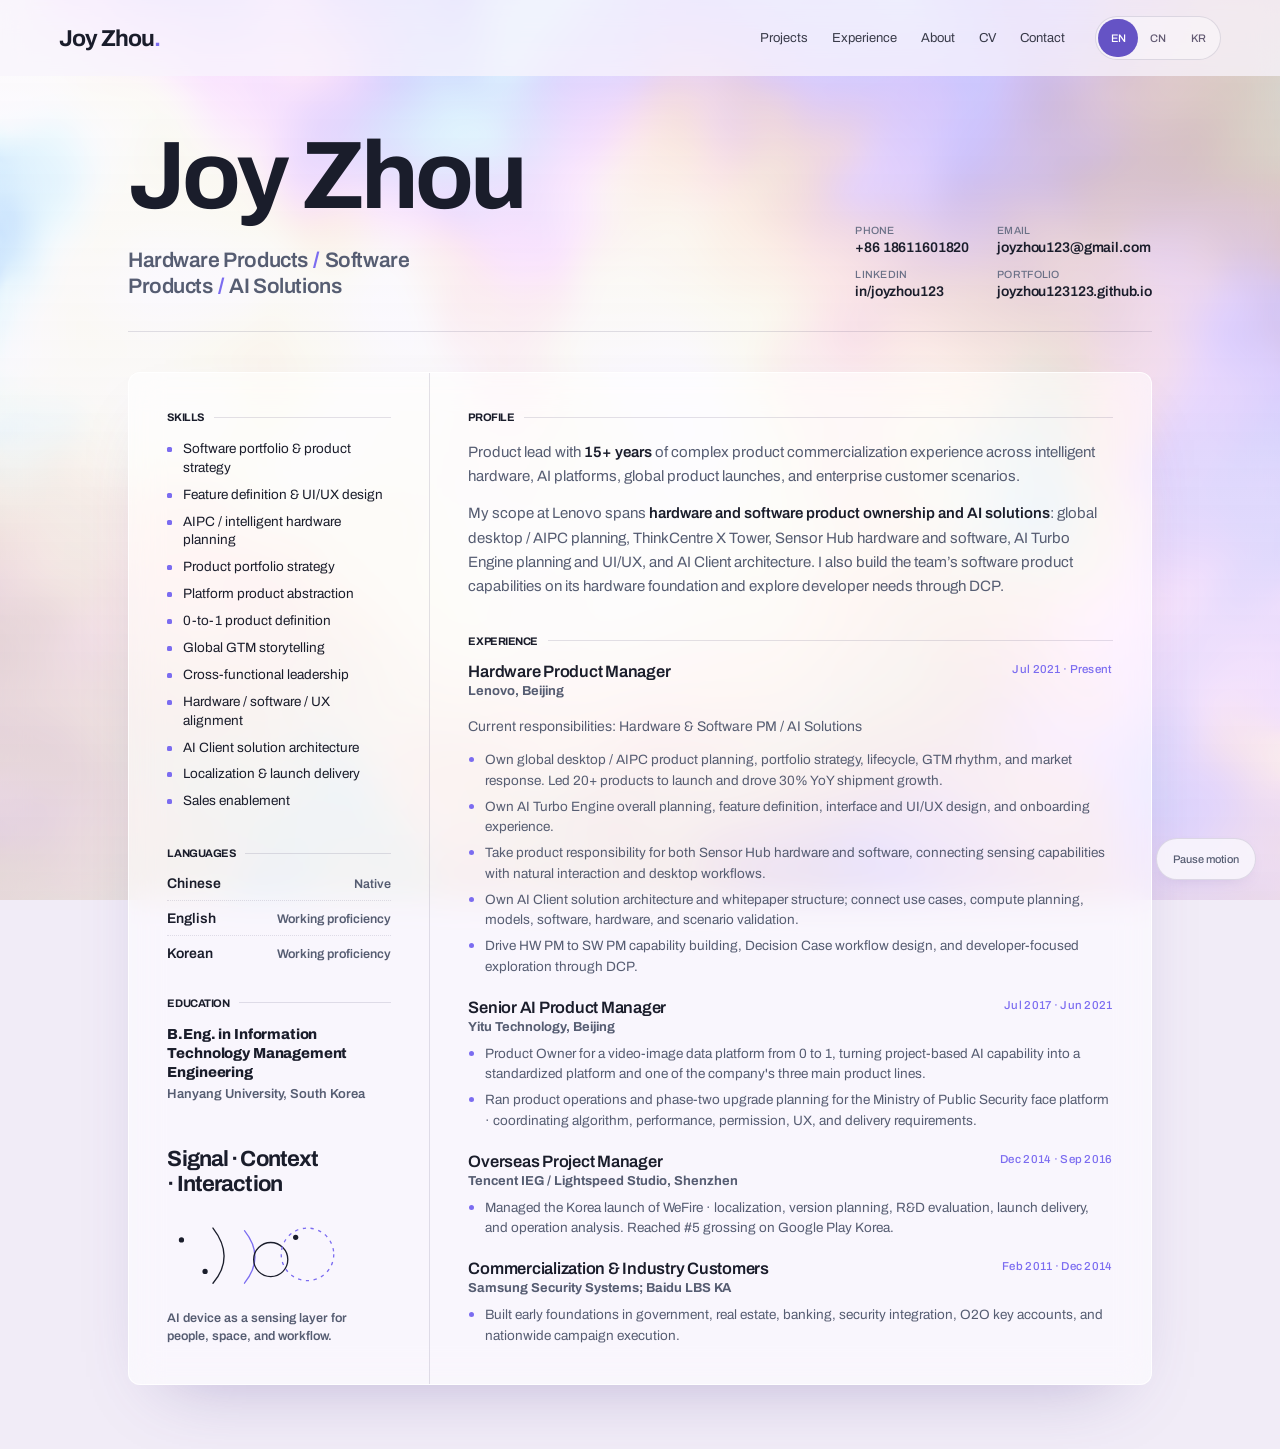
<file: cv.html>
<!DOCTYPE html>

<html lang="en">
<head>
<meta charset="utf-8"/>
<meta content="width=device-width, initial-scale=1" name="viewport"/>
<title data-i18n="s0c3980271156">Joy Zhou · CV</title>
<link href="assets/base.css" rel="stylesheet"/>
<style>
  :root {
    --bg: #f1ecf7;
    --ink: #1a1d2b;
    --ink-soft: #565d72;
    --ink-faint: #8a8fa6;
    --accent: #7b6cf0;
    --line: rgba(60,50,90,0.13);
    --paper: rgba(255,255,255,0.62);
    --paper-border: rgba(255,255,255,0.9);
  }
  body { background: var(--bg); color: var(--ink); }

  /* soft pastel field · static gradient, print-safe (no WebGL) */
  .cv-field {
    position: fixed; inset: 0; z-index: -2; pointer-events: none;
    background:
      radial-gradient(46% 40% at 12% 22%, rgba(123,108,240,.30), transparent 70%),
      radial-gradient(42% 40% at 90% 14%, rgba(111,166,230,.24), transparent 72%),
      radial-gradient(54% 50% at 78% 92%, rgba(214,160,231,.22), transparent 74%),
      var(--bg);
  }

  .page { max-width: 1120px; margin: 0 auto; padding: clamp(26px, 3.6vw, 48px) clamp(20px, 4vw, 48px) 64px; }

  /* top utility row */
  .cv-top { display: flex; justify-content: space-between; align-items: center; gap: 16px; margin-bottom: clamp(22px, 3vw, 38px); }
  .cv-top a.back { font-weight: 700; font-size: 14px; color: var(--ink); text-decoration: none; opacity: .8; }
  .cv-top a.back:hover { opacity: 1; color: var(--accent); }
  .cv-top .kicker { font-family: var(--font-mono); font-size: 12px; letter-spacing: .2em; text-transform: uppercase; color: var(--accent); font-weight: 700; }

  /* ---------- identity header ---------- */
  .cv-head {
    display: grid; grid-template-columns: 1fr auto; gap: clamp(24px, 4vw, 56px);
    align-items: end; padding-bottom: clamp(22px, 3vw, 32px);
    border-bottom: 1px solid var(--line); margin-bottom: clamp(28px, 3.4vw, 40px);
  }
  .name {
    font-family: var(--font-display); font-weight: 900; letter-spacing: -0.04em;
    line-height: 0.9; font-size: clamp(52px, 8vw, 96px); margin: 0;
  }
  .role {
    font-family: var(--font-display); font-weight: 700; letter-spacing: -0.02em;
    font-size: clamp(16px, 1.7vw, 21px); color: var(--ink-soft); margin: 16px 0 0; max-width: 30ch; line-height: 1.25;
  }
  .role .slash { color: var(--accent); font-weight: 800; padding: 0 2px; }
  .head-contact { display: grid; grid-template-columns: auto auto; gap: 14px 28px; }
  .ci { display: flex; flex-direction: column; gap: 4px; }
  .ci .lab { font-family: var(--font-mono); font-size: 10.5px; letter-spacing: .16em; text-transform: uppercase; color: var(--ink-faint); font-weight: 700; }
  .ci a, .ci span { font-size: 14px; font-weight: 600; color: var(--ink); text-decoration: none; letter-spacing: -0.01em; }
  .ci a:hover { color: var(--accent); }

  /* ---------- body: sidebar + main inside one glass panel ---------- */
  .cv-body {
    background: var(--paper); border: 1px solid var(--paper-border);
    backdrop-filter: blur(16px) saturate(140%); -webkit-backdrop-filter: blur(16px) saturate(140%);
    box-shadow: 0 30px 70px -38px rgba(90,70,150,.4);
    border-radius: 12px; overflow: hidden;
    display: grid; grid-template-columns: minmax(0, 300px) minmax(0, 1fr);
  }
  .side { padding: clamp(28px, 3vw, 40px); display: flex; flex-direction: column; gap: clamp(26px, 3vw, 36px); }
  .main { padding: clamp(28px, 3vw, 40px); border-left: 1px solid var(--line); display: flex; flex-direction: column; gap: clamp(26px, 3vw, 36px); }

  .sec-label {
    font-family: var(--font-mono); font-size: 11px; letter-spacing: .2em; text-transform: uppercase;
    color: var(--accent); font-weight: 700; margin: 0 0 16px; display: flex; align-items: center; gap: 10px;
  }
  .sec-label::after { content: ""; flex: 1; height: 1px; background: var(--line); }

  /* summary */
  .summary p { font-size: 15px; line-height: 1.62; color: var(--ink-soft); margin: 0 0 13px; }
  .summary p:last-child { margin-bottom: 0; }
  .summary b { color: var(--ink); font-weight: 700; }

  /* experience */
  .jobs { display: flex; flex-direction: column; gap: 22px; }
  .job { display: grid; grid-template-columns: 1fr auto; gap: 2px 18px; }
  .job-title { font-size: 16.5px; font-weight: 800; letter-spacing: -0.015em; color: var(--ink); }
  .job-date { font-family: var(--font-mono); font-size: 11.5px; letter-spacing: .03em; color: var(--accent); font-weight: 700; white-space: nowrap; text-align: right; }
  .job-org { grid-column: 1 / -1; font-size: 13px; font-weight: 700; color: var(--ink-soft); margin: 2px 0 8px; }
  .job ul { grid-column: 1 / -1; list-style: none; margin: 0; padding: 0; display: flex; flex-direction: column; gap: 6px; }
  .job li { position: relative; padding-left: 17px; font-size: 13.5px; line-height: 1.5; color: var(--ink-soft); }
  .job li::before { content: ""; position: absolute; left: 1px; top: 7px; width: 5px; height: 5px; border-radius: 50%; background: var(--accent); }

  /* sidebar lists */
  .skills { display: flex; flex-direction: column; gap: 8px; }
  .skills span { font-size: 13.5px; line-height: 1.4; color: var(--ink); padding-left: 16px; position: relative; }
  .skills span::before { content: ""; position: absolute; left: 0; top: 7px; width: 5px; height: 5px; background: var(--accent); border-radius: 1.5px; }

  .langs { display: flex; flex-direction: column; gap: 10px; }
  .lang { display: flex; justify-content: space-between; align-items: baseline; gap: 12px; border-bottom: 1px dotted var(--line); padding-bottom: 9px; }
  .lang:last-child { border-bottom: 0; padding-bottom: 0; }
  .lang b { font-size: 14px; font-weight: 800; color: var(--ink); }
  .lang span { font-size: 12.5px; color: var(--ink-soft); font-weight: 600; }

  .edu-title { font-size: 14.5px; font-weight: 800; letter-spacing: -0.01em; color: var(--ink); line-height: 1.3; }
  .edu-org { font-size: 13px; font-weight: 600; color: var(--ink-soft); margin-top: 5px; }

  /* signal note */
  .signal { margin-top: auto; }
  .signal h3 { font-family: var(--font-display); font-weight: 900; letter-spacing: -0.03em; line-height: 0.94; font-size: 22px; margin: 0 0 14px; }
  .signal svg { display: block; width: 100%; max-width: 230px; height: auto; }
  .signal .cap { font-size: 12.5px; line-height: 1.42; color: var(--ink-soft); font-weight: 600; margin: 14px 0 0; max-width: 30ch; }

  /* ---------- responsive ---------- */
  @media (max-width: 900px) {
    .cv-head { grid-template-columns: 1fr; align-items: start; }
    .head-contact { grid-template-columns: repeat(4, auto); justify-content: start; }
    .cv-body { grid-template-columns: 1fr; }
    .main { border-left: 0; border-top: 1px solid var(--line); }
    .signal { margin-top: 0; }
  }
  @media (max-width: 560px) {
    .head-contact { grid-template-columns: auto auto; }
    .name { font-size: clamp(46px, 15vw, 64px); }
  }

  /* ---------- print ---------- */
  @media print {
    @page { margin: 12mm; }
    body { background: #fff; }
    .cv-field, .cv-top { display: none !important; }
    .page { padding: 0; max-width: none; }
    .cv-body { background: #fff; box-shadow: none; border: 1px solid #e3e0ee; backdrop-filter: none; -webkit-backdrop-filter: none; }
    .job, .signal { break-inside: avoid; }
    .name { font-size: 64px; }
  }
</style>
<link href="assets/update.css" rel="stylesheet"/>
<link href="assets/i18n.css" rel="stylesheet"/><link href="assets/ambient.css" rel="stylesheet"/><link href="assets/brand.css" rel="stylesheet"/></head>
<body class="ambient-subpage portfolio"><div aria-hidden="true" class="portfolio-field"><canvas class="portfolio-fluid" data-fluid="background"></canvas><div class="portfolio-veil"></div></div><header class="nav"><div class="nav-inner"><a aria-label="Joy Zhou" class="brand" href="index.html">Joy Zhou<span aria-hidden="true">.</span></a><nav aria-label="Main navigation" class="nav-links" data-i18n-aria-label="sefd197f3fce4"><a data-i18n="ambient.projects" href="index.html#projects">Projects</a><a data-i18n="refine.experience" href="index.html#experience">Experience</a><a data-i18n="ambient.about" href="index.html#about">About</a><a data-i18n="s8963b0f409c3" href="cv.html">CV</a><a data-i18n="sb37456c4530b" href="index.html#contact">Contact</a></nav></div></header>
<template id="__bundler_thumbnail">
<svg viewBox="0 0 100 100" xmlns="http://www.w3.org/2000/svg">
<defs><lineargradient id="tg" x1="0" x2="1" y1="0" y2="1">
<stop offset="0" stop-color="#c9b8f5"></stop><stop offset="1" stop-color="#f0c6e6"></stop>
</lineargradient></defs>
<rect fill="url(#tg)" height="100" rx="20" width="100"></rect>
<text fill="#1a1d2b" font-family="Archivo, sans-serif" font-size="30" font-weight="900" text-anchor="middle" x="50" y="44">WZ</text>
<circle cx="38" cy="64" fill="#1a1d2b" r="3"></circle><circle cx="62" cy="64" fill="#1a1d2b" r="3"></circle>
<path d="M30 72 q20 -14 40 0" fill="none" stroke="#7b6cf0" stroke-linecap="round" stroke-width="3"></path>
</svg>
</template>
<div class="page">
<!-- IDENTITY HEADER -->
<header class="cv-head">
<div>
<h1 class="name">Joy Zhou</h1>
<p class="role" data-i18n="s80180d93ccdc">Hardware Products <span class="slash">/</span> Software Products <span class="slash">/</span> AI Solutions</p>
</div>
<div class="head-contact">
<div class="ci" data-i18n="s4729dc6331bf"><span class="lab">Phone</span><span>+86 18611601820</span></div>
<div class="ci"><span class="lab" data-i18n="s84add5b29527">Email</span><a href="mailto:joyzhou123@gmail.com">joyzhou123@gmail.com</a></div>
<div class="ci"><span class="lab" data-i18n="s6b6390a44161">LinkedIn</span><a href="https://www.linkedin.com/in/joyzhou123/" rel="noopener" target="_blank">in/joyzhou123</a></div>
<div class="ci"><span class="lab" data-i18n="s036b18f02ab5">Portfolio</span><a data-i18n="s9434608bee3e" href="index.html">joyzhou123123.github.io</a></div>
</div>
</header>
<!-- BODY -->
<div class="cv-body">
<!-- SIDEBAR -->
<aside class="side">
<section>
<h2 class="sec-label" data-i18n="se09212c7d3ea">Skills</h2>
<div class="skills" data-i18n="sa1bae3c18a1b">
<span>Software portfolio &amp; product strategy</span>
<span>Feature definition &amp; UI/UX design</span>
<span>AIPC / intelligent hardware planning</span>
<span>Product portfolio strategy</span>
<span>Platform product abstraction</span>
<span>0-to-1 product definition</span>
<span>Global GTM storytelling</span>
<span>Cross-functional leadership</span>
<span>Hardware / software / UX alignment</span>
<span>AI Client solution architecture</span>
<span>Localization &amp; launch delivery</span>
<span>Sales enablement</span>
</div>
</section>
<section>
<h2 class="sec-label" data-i18n="sdb07be184479">Languages</h2>
<div class="langs">
<div class="lang" data-i18n="sce59a50f03e3"><b>Chinese</b><span>Native</span></div>
<div class="lang" data-i18n="s99f6594f47a5"><b>English</b><span>Working proficiency</span></div>
<div class="lang" data-i18n="sfefcdefab501"><b>Korean</b><span>Working proficiency</span></div>
</div>
</section>
<section>
<h2 class="sec-label" data-i18n="saaf87fe57ae6">Education</h2>
<div class="edu-title" data-i18n="s692ebf0e7c79">B.Eng. in Information Technology Management Engineering</div>
<div class="edu-org" data-i18n="s76013bea98cf">Hanyang University, South Korea</div>
</section>
<div class="signal">
<h3 data-i18n="sbe67bb2bcdef">Signal · Context · Interaction</h3>
<svg aria-hidden="true" fill="none" viewBox="0 0 340 130" xmlns="http://www.w3.org/2000/svg">
<circle cx="22" cy="44" fill="#1a1d2b" r="4"></circle>
<circle cx="58" cy="92" fill="#1a1d2b" r="4"></circle>
<circle cx="196" cy="40" fill="#1a1d2b" r="4"></circle>
<path d="M70 26 Q104 70 70 110" stroke="#1a1d2b" stroke-linecap="round" stroke-width="2"></path>
<path d="M118 30 Q150 70 118 110" stroke="#7b6cf0" stroke-linecap="round" stroke-width="2"></path>
<circle cx="158" cy="74" r="26" stroke="#1a1d2b" stroke-width="2"></circle>
<circle cx="214" cy="66" r="40" stroke="#7b6cf0" stroke-dasharray="5 7" stroke-width="2"></circle>
</svg>
<p class="cap" data-i18n="s614b0b3511d3">AI device as a sensing layer for people, space, and workflow.</p>
</div>
</aside>
<!-- MAIN -->
<main class="main">
<section class="summary">
<h2 class="sec-label" data-i18n="sff4fc0276e96">Profile</h2>
<p data-i18n="sf39085988aad">Product lead with <b>15+ years</b> of complex product commercialization experience across intelligent hardware, AI platforms, global product launches, and enterprise customer scenarios.</p>
<p data-i18n="s0bc88726cee5">My scope at Lenovo spans <b>hardware and software product ownership and AI solutions</b>: global desktop / AIPC planning, ThinkCentre X Tower, Sensor Hub hardware and software, AI Turbo Engine planning and UI/UX, and AI Client architecture. I also build the team’s software product capabilities on its hardware foundation and explore developer needs through DCP.</p>
</section>
<section>
<h2 class="sec-label" data-i18n="s5b5aafe6b9e2" id="experience">Experience</h2>
<div class="jobs">
<div class="job">
<span class="job-title" data-i18n="s6aee345614e4">Hardware Product Manager</span>
<span class="job-date" data-i18n="sf39b05b59215">Jul 2021 · Present</span>
<div class="job-org" data-i18n="s3926f0d7adf6">Lenovo, Beijing</div><div class="job-scope" data-i18n="sdcf86617aac7">Current responsibilities: Hardware &amp; Software PM / AI Solutions</div>
<ul>
<li data-i18n="se0cd0653c00a">Own global desktop / AIPC product planning, portfolio strategy, lifecycle, GTM rhythm, and market response. Led 20+ products to launch and drove 30% YoY shipment growth.</li>
<li data-i18n="s09ebbcb1b1e1">Own AI Turbo Engine overall planning, feature definition, interface and UI/UX design, and onboarding experience.</li>
<li data-i18n="s1250d21c05d5">Take product responsibility for both Sensor Hub hardware and software, connecting sensing capabilities with natural interaction and desktop workflows.</li>
<li data-i18n="s90c9815369d1">Own AI Client solution architecture and whitepaper structure; connect use cases, compute planning, models, software, hardware, and scenario validation.</li>
<li data-i18n="s454cc5de5792">Drive HW PM to SW PM capability building, Decision Case workflow design, and developer-focused exploration through DCP.</li>
</ul>
</div>
<div class="job">
<span class="job-title" data-i18n="s24b13cf97b93">Senior AI Product Manager</span>
<span class="job-date" data-i18n="s385e629820d2">Jul 2017 · Jun 2021</span>
<div class="job-org" data-i18n="scd8fceb39db4">Yitu Technology, Beijing</div>
<ul>
<li data-i18n="s16a0dd3984cb">Product Owner for a video-image data platform from 0 to 1, turning project-based AI capability into a standardized platform and one of the company's three main product lines.</li>
<li data-i18n="s5dbb30f7a2aa">Ran product operations and phase-two upgrade planning for the Ministry of Public Security face platform · coordinating algorithm, performance, permission, UX, and delivery requirements.</li>
</ul>
</div>
<div class="job">
<span class="job-title" data-i18n="s8db8a09fd4bc">Overseas Project Manager</span>
<span class="job-date" data-i18n="s182149aa986a">Dec 2014 · Sep 2016</span>
<div class="job-org" data-i18n="sa92b714a42b5">Tencent IEG / Lightspeed Studio, Shenzhen</div>
<ul>
<li data-i18n="s8cb367977def">Managed the Korea launch of WeFire · localization, version planning, R&amp;D evaluation, launch delivery, and operation analysis. Reached #5 grossing on Google Play Korea.</li>
</ul>
</div>
<div class="job">
<span class="job-title" data-i18n="sdf07f3ce1667">Commercialization &amp; Industry Customers</span>
<span class="job-date" data-i18n="sd43ee8b5b9e2">Feb 2011 · Dec 2014</span>
<div class="job-org" data-i18n="sca450e0aa17b">Samsung Security Systems; Baidu LBS KA</div>
<ul>
<li data-i18n="s9f408e73a253">Built early foundations in government, real estate, banking, security integration, O2O key accounts, and nationwide campaign execution.</li>
</ul>
</div>
</div>
</section>
</main>
</div>
</div>
<button aria-pressed="false" class="site-motion-control" data-i18n="ambient.motion.pause" data-motion-toggle="" hidden="" type="button">Pause motion</button><script src="assets/i18n/en.js"></script><script src="assets/i18n/zh.js"></script><script src="assets/i18n/ko.js"></script><script src="assets/i18n.js"></script><script src="assets/holo-fluid.js"></script><script src="assets/portfolio-motion.js"></script></body>
</html>
</file>
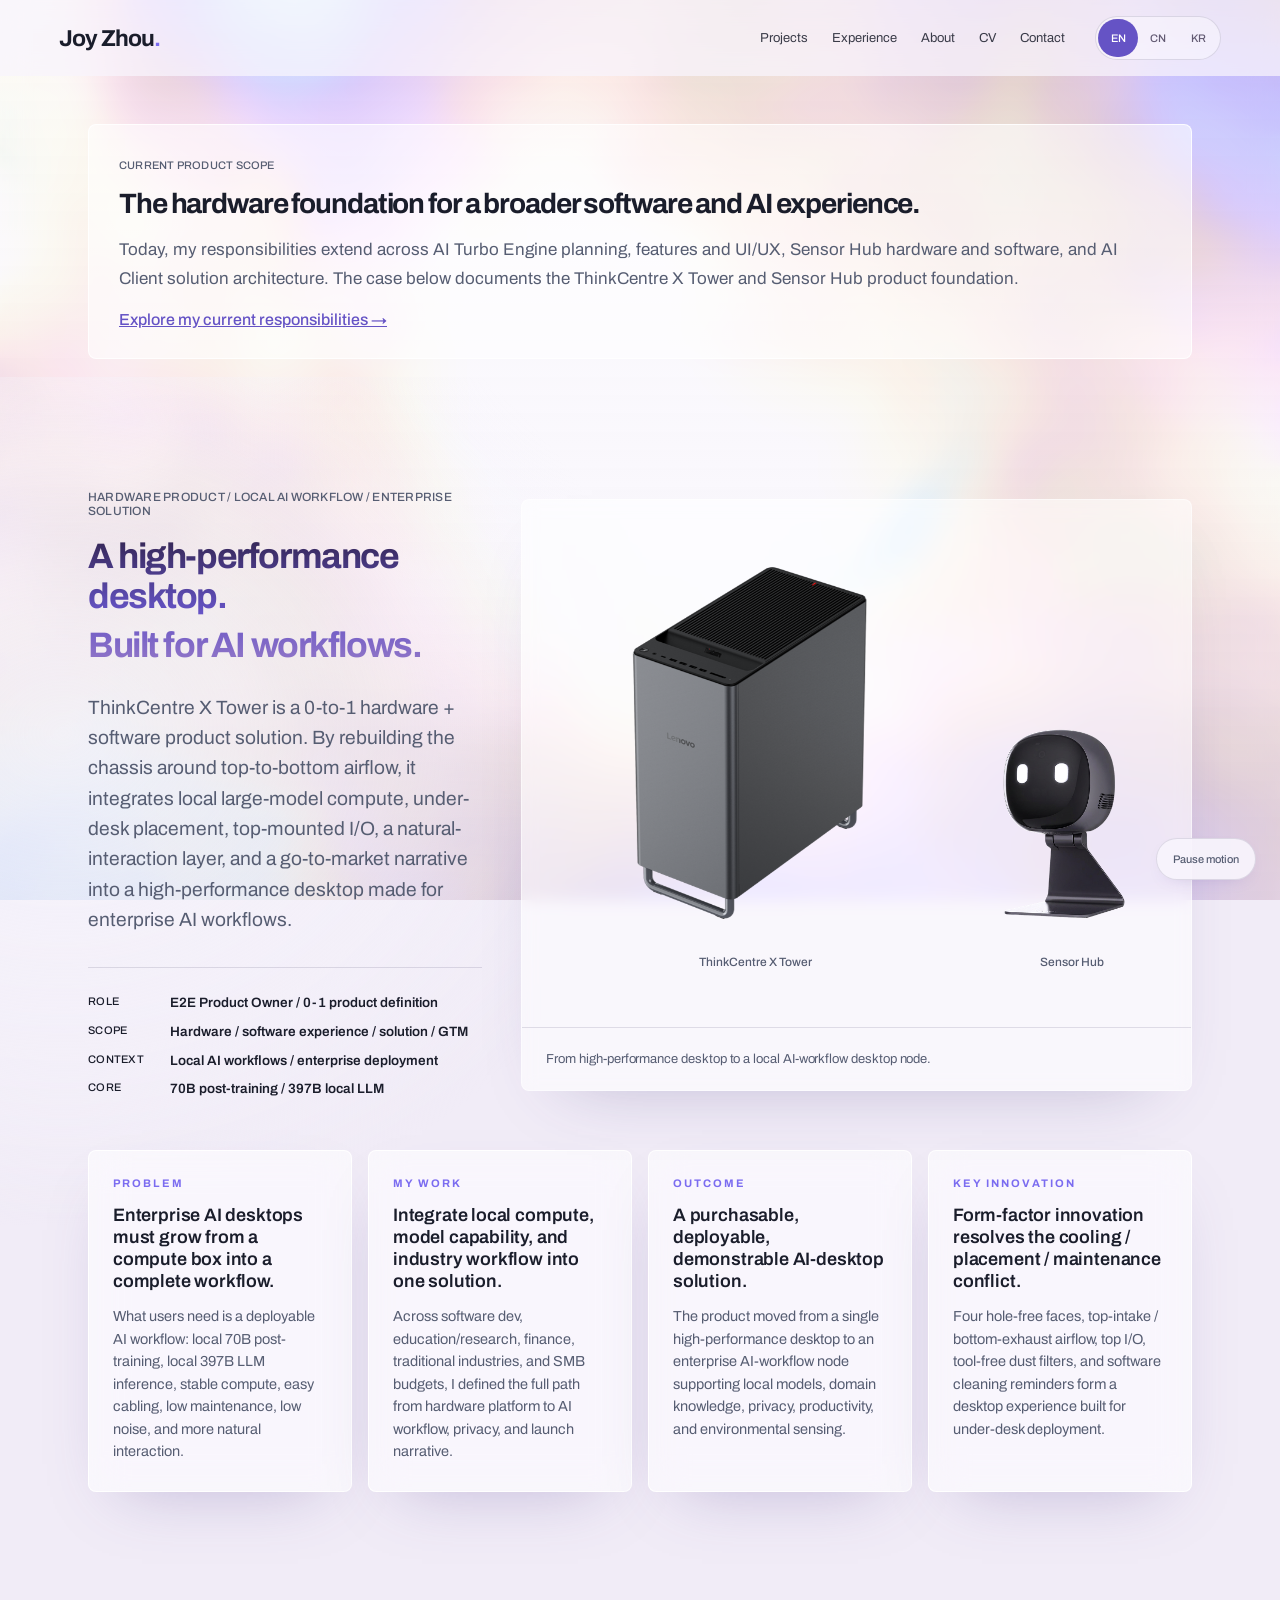
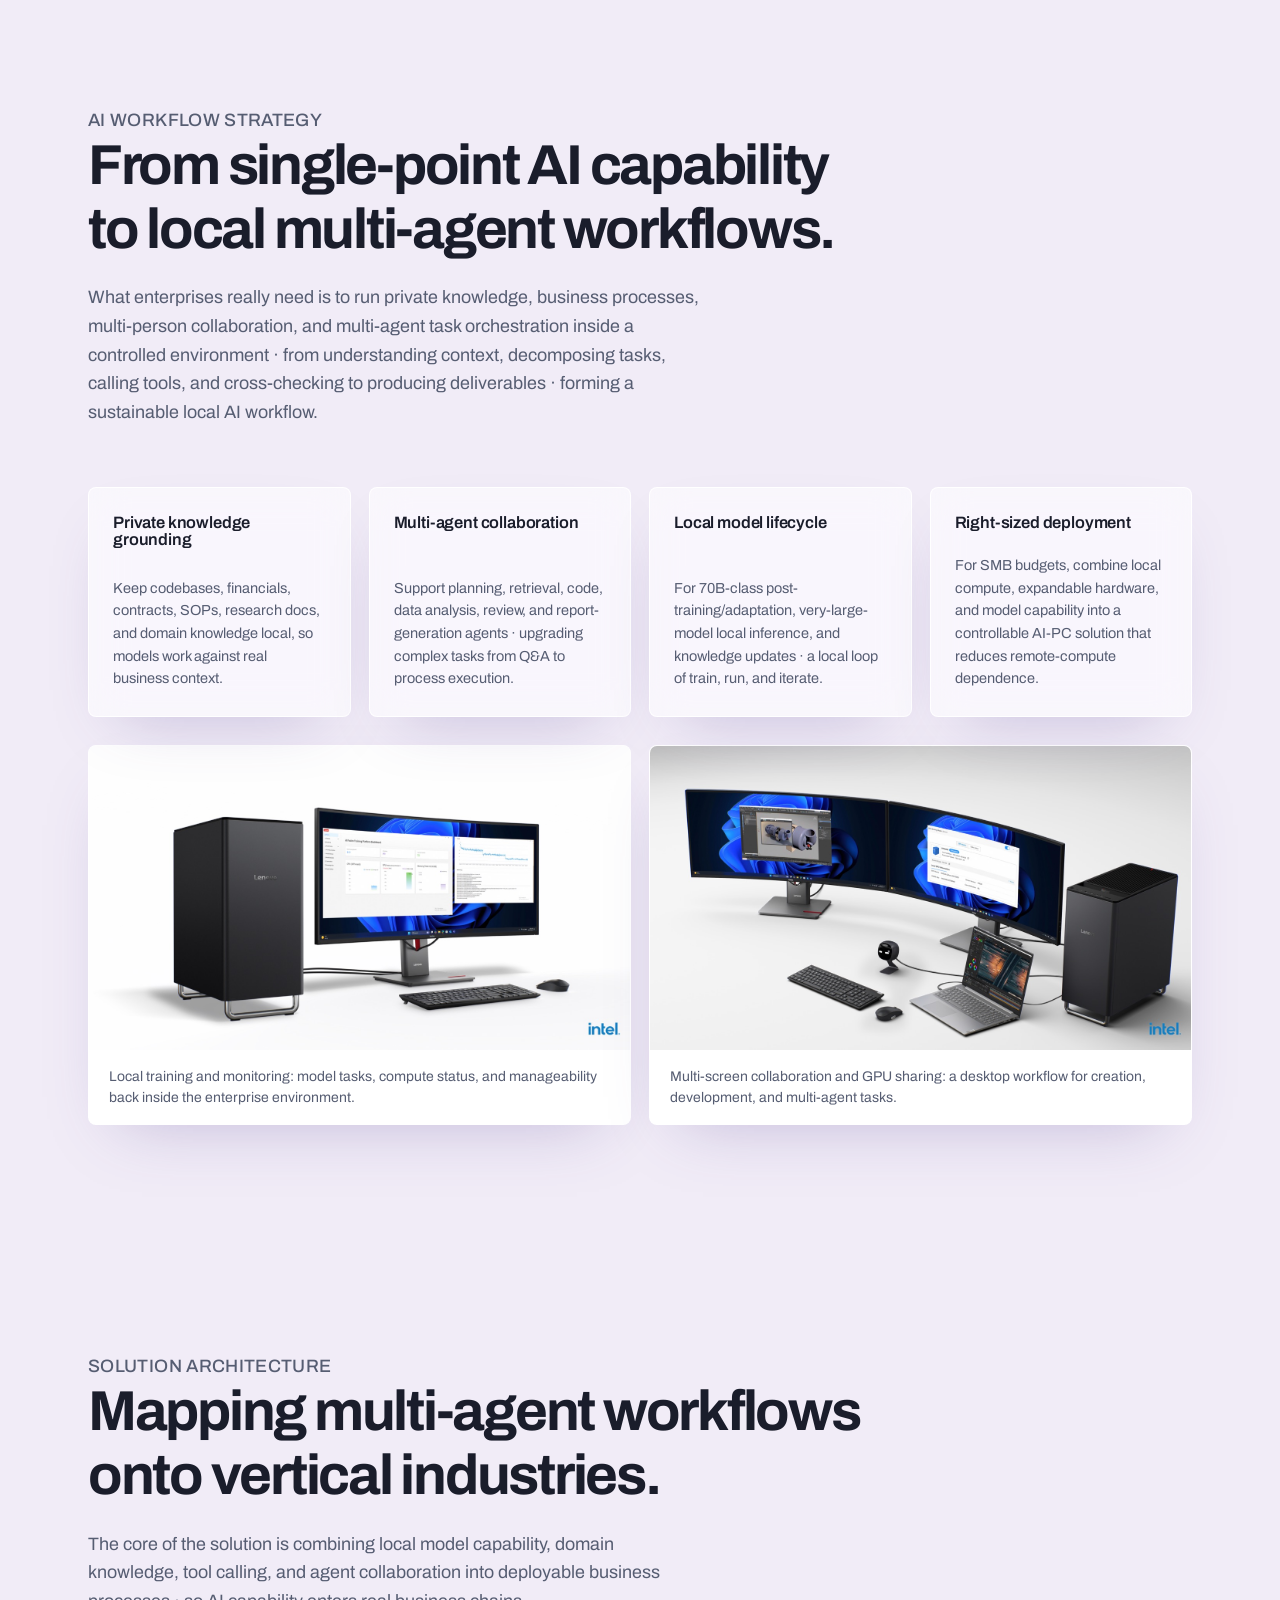
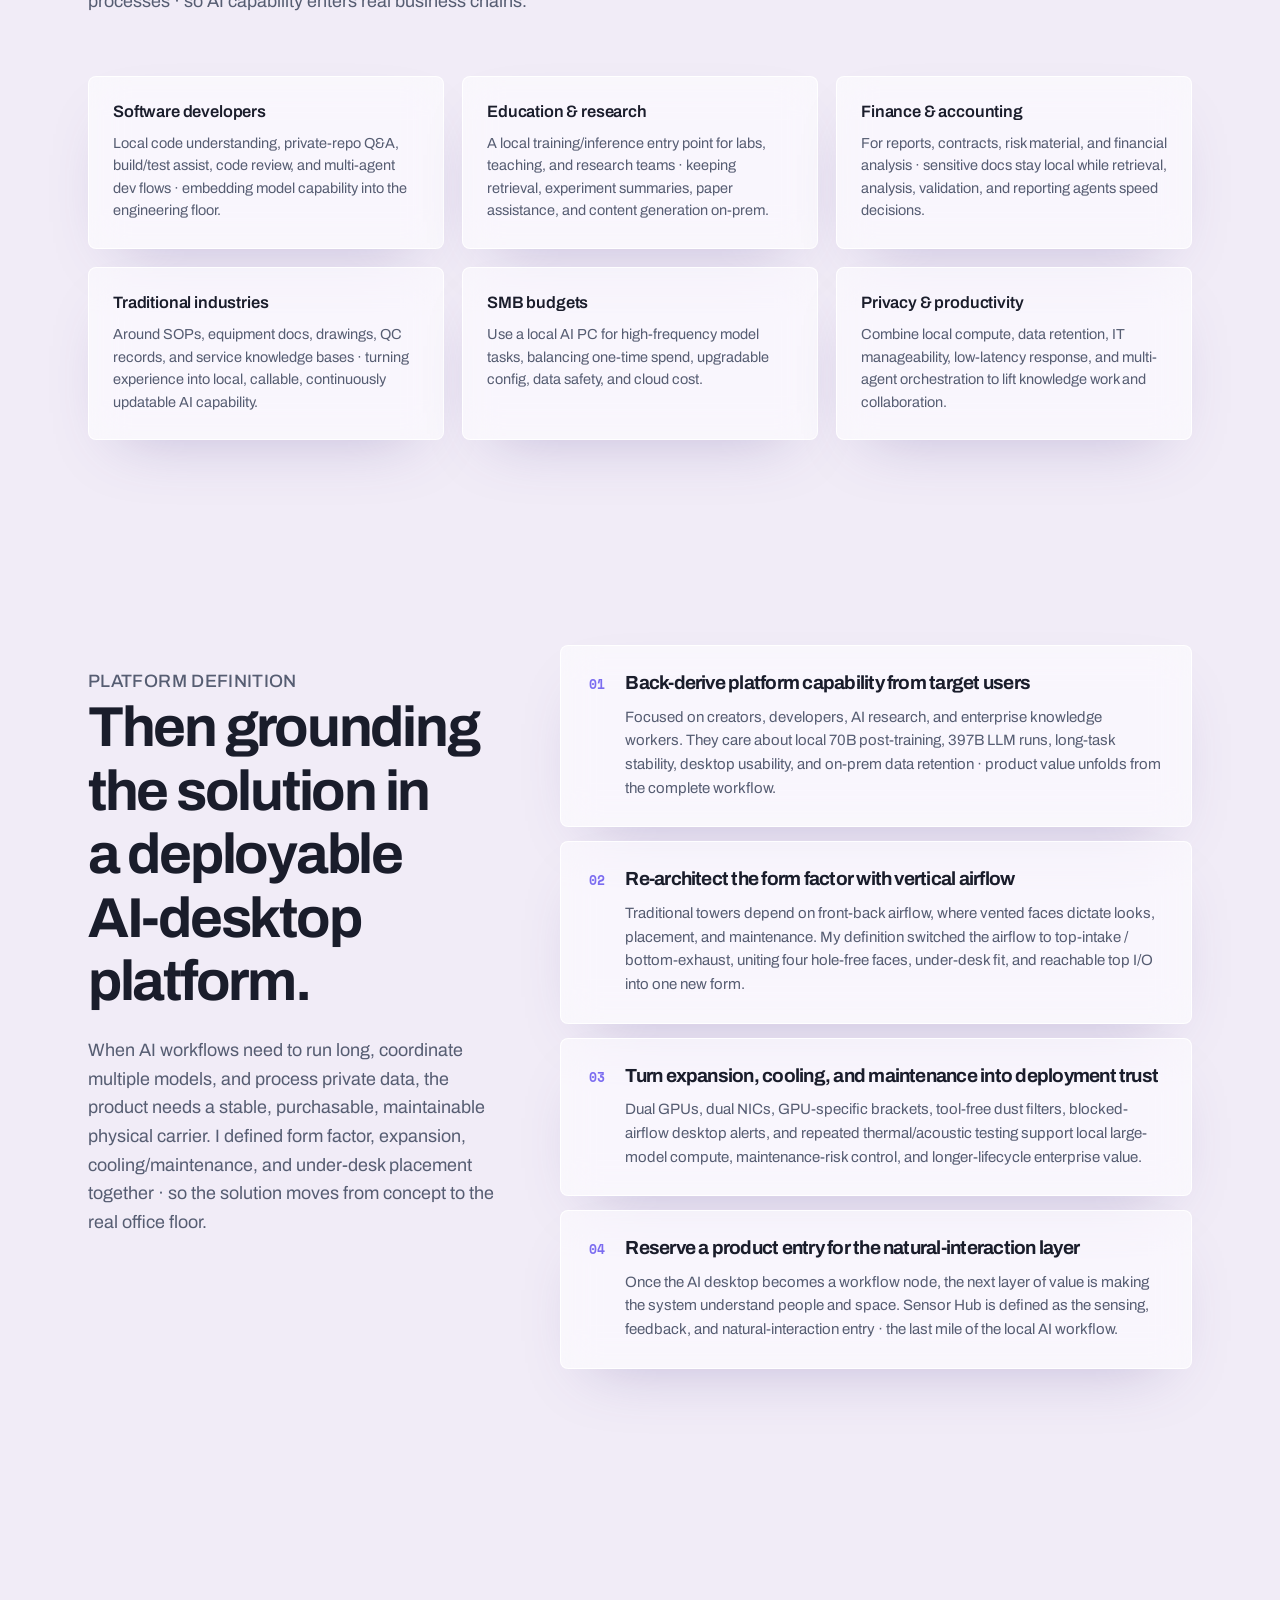
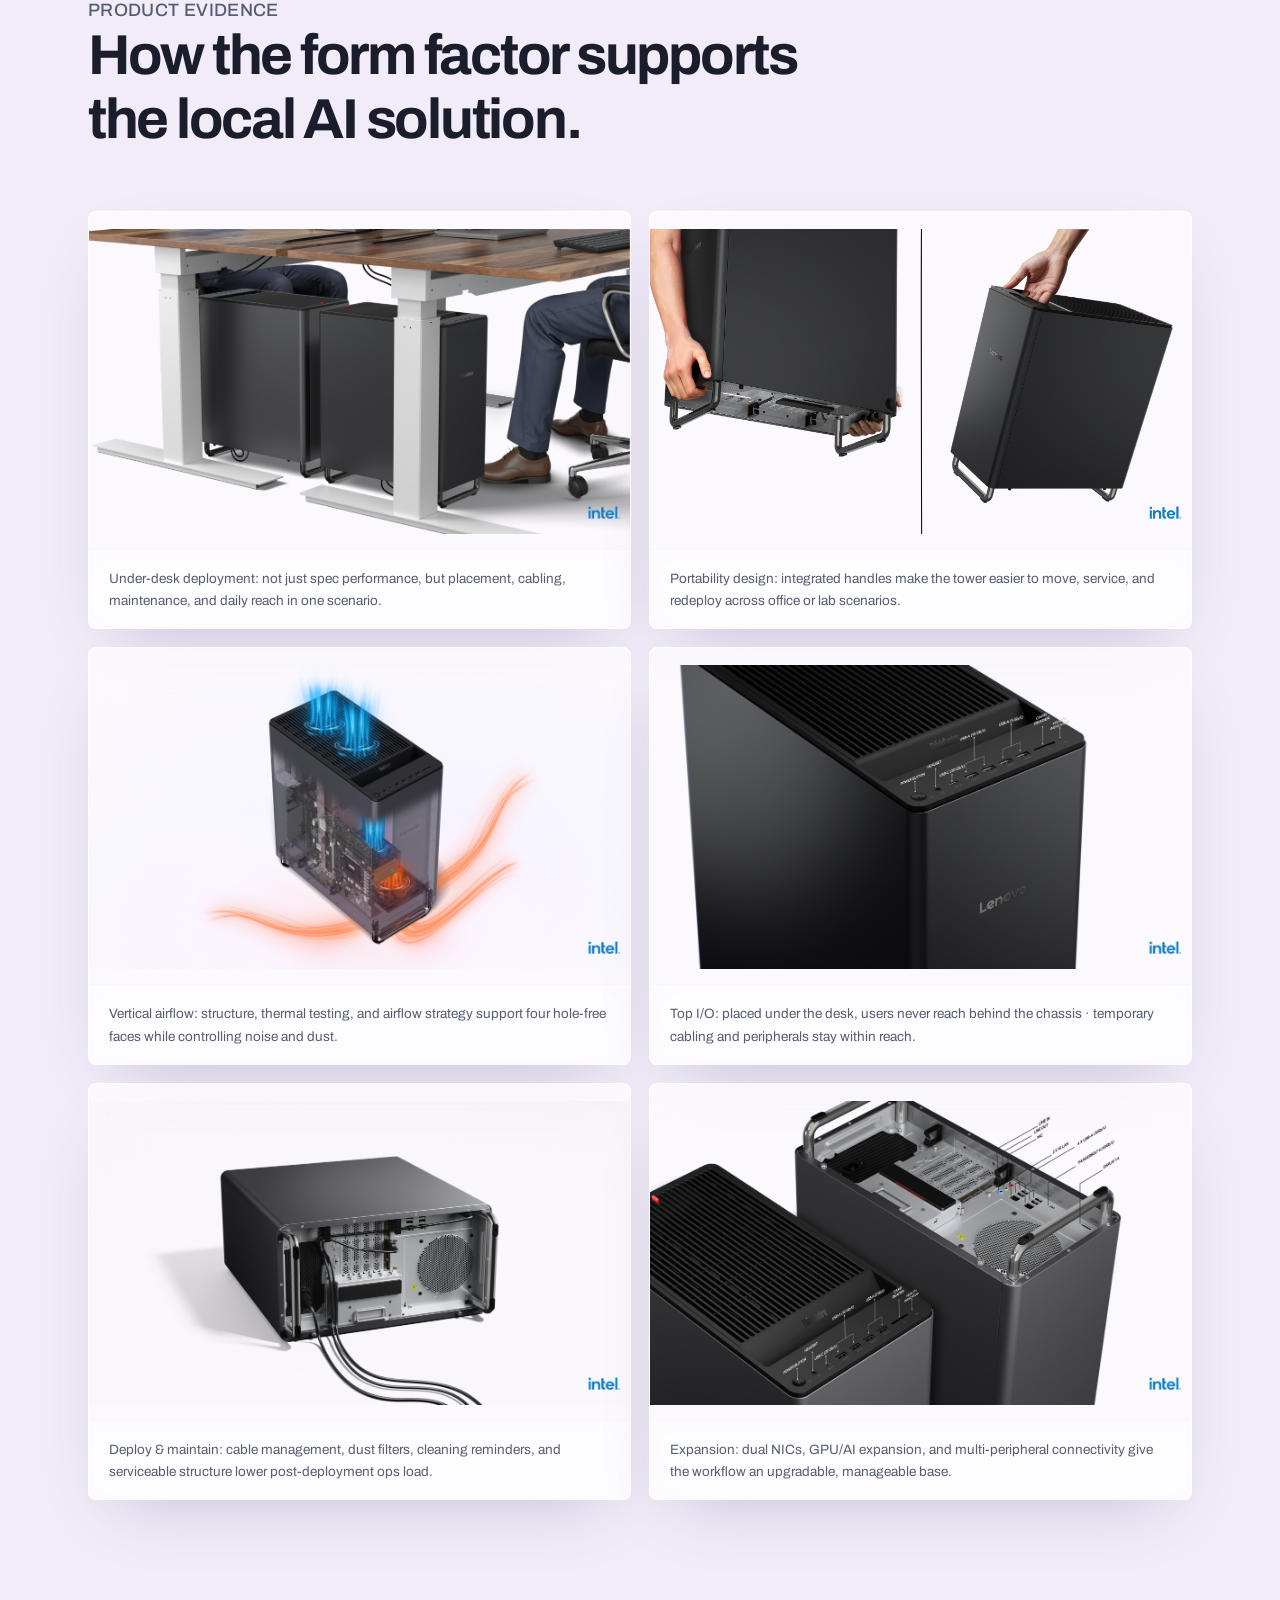
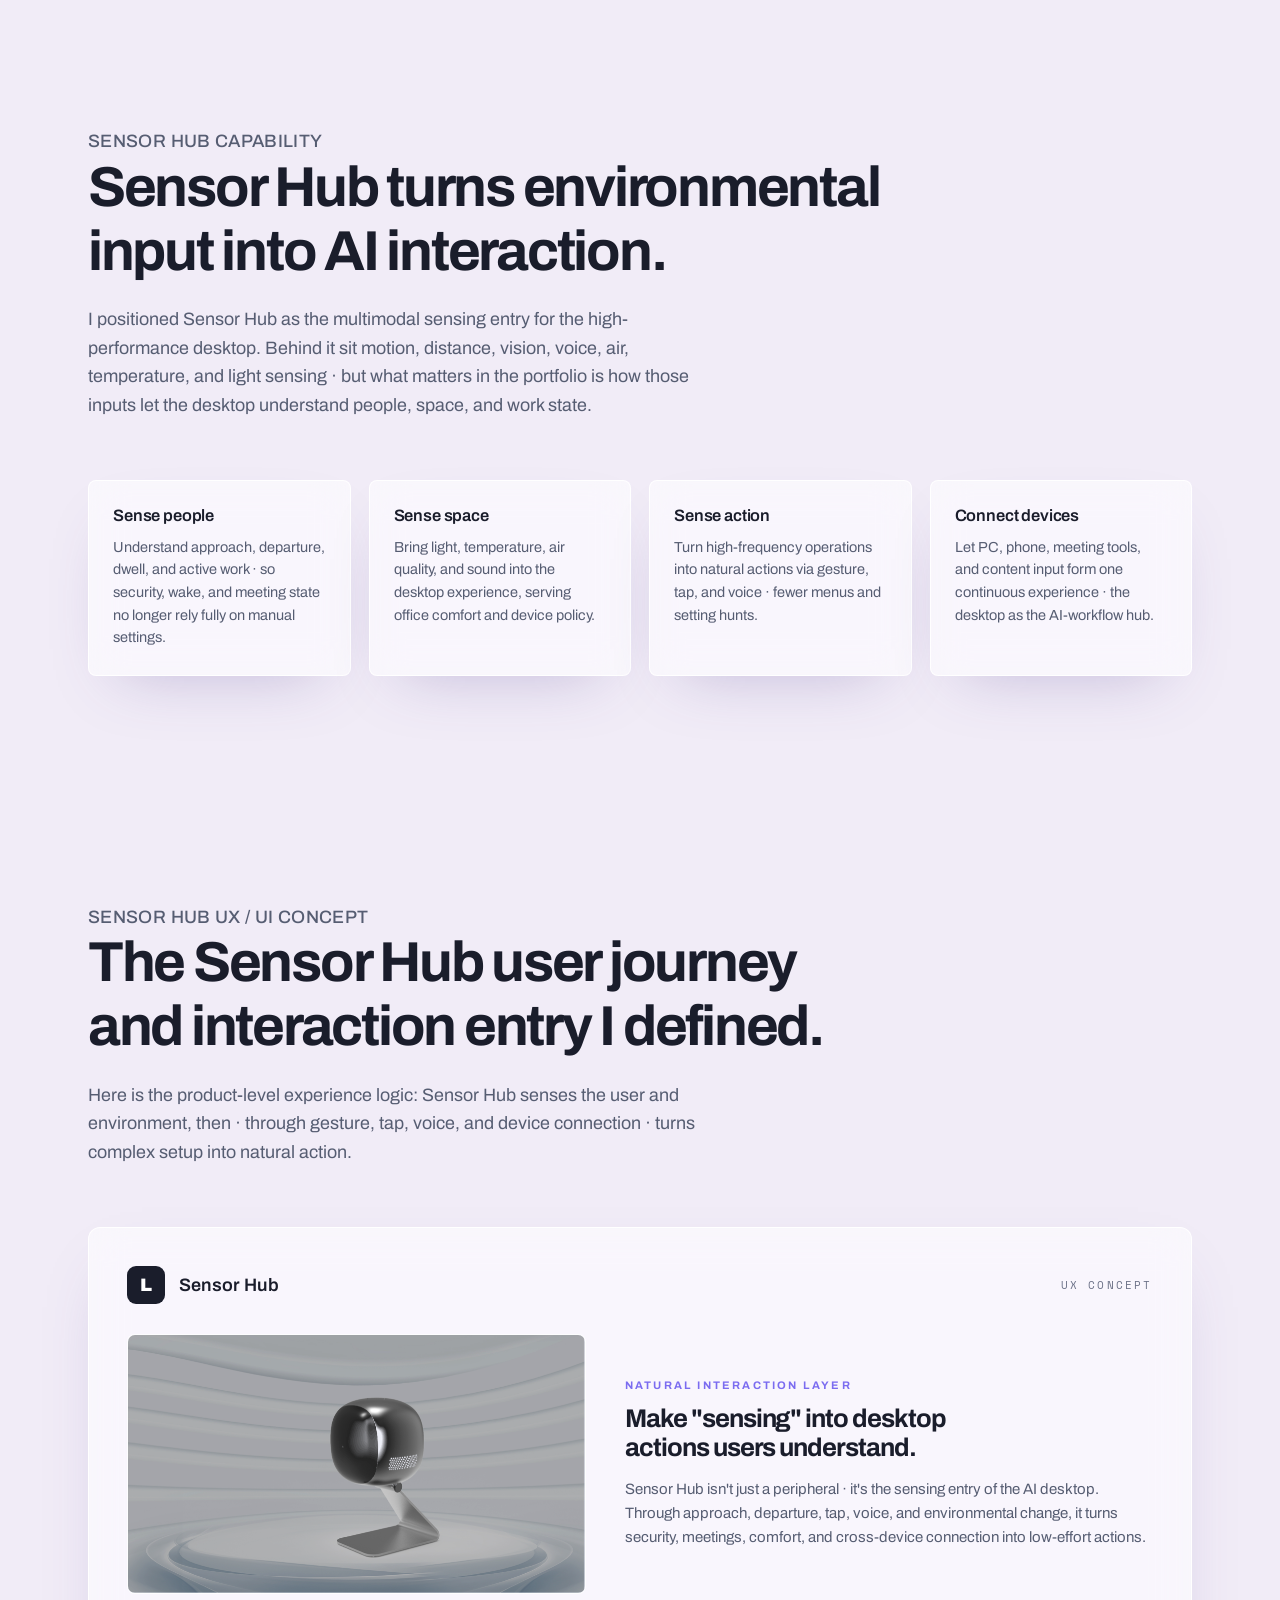
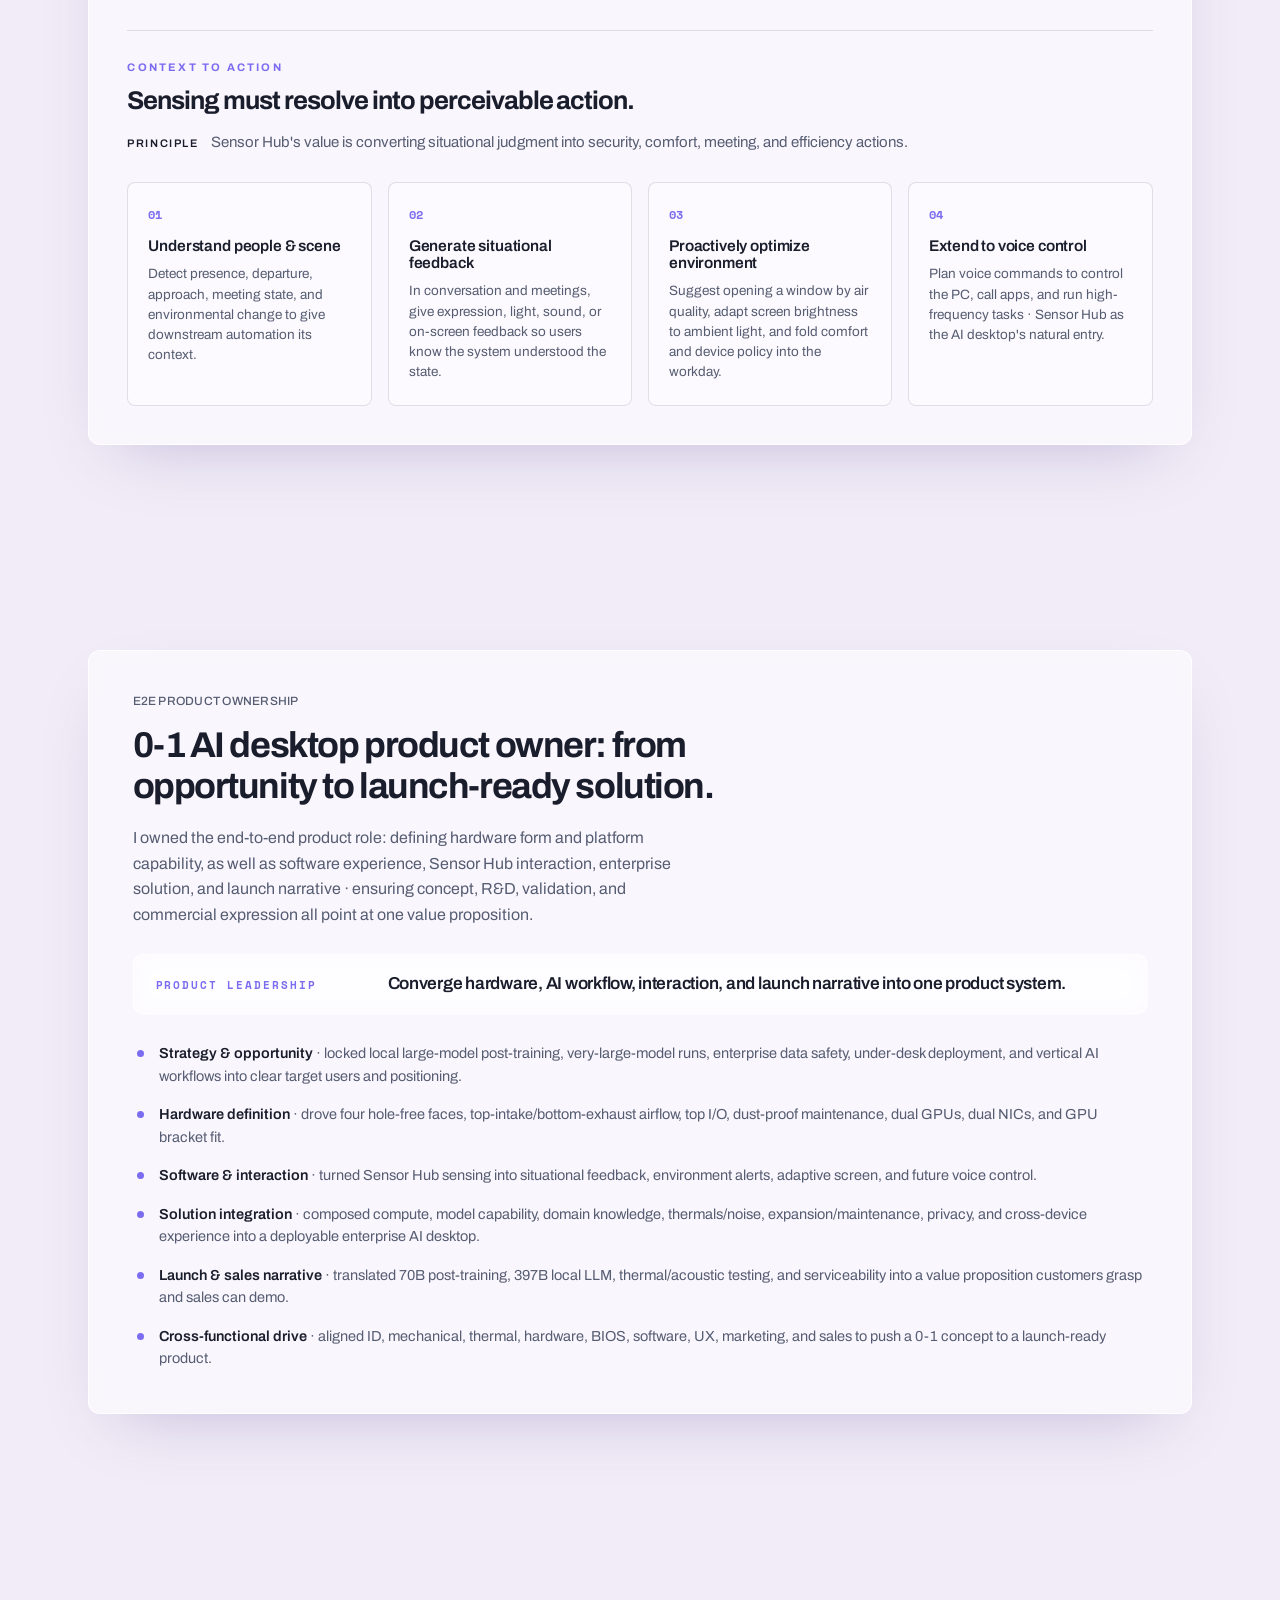
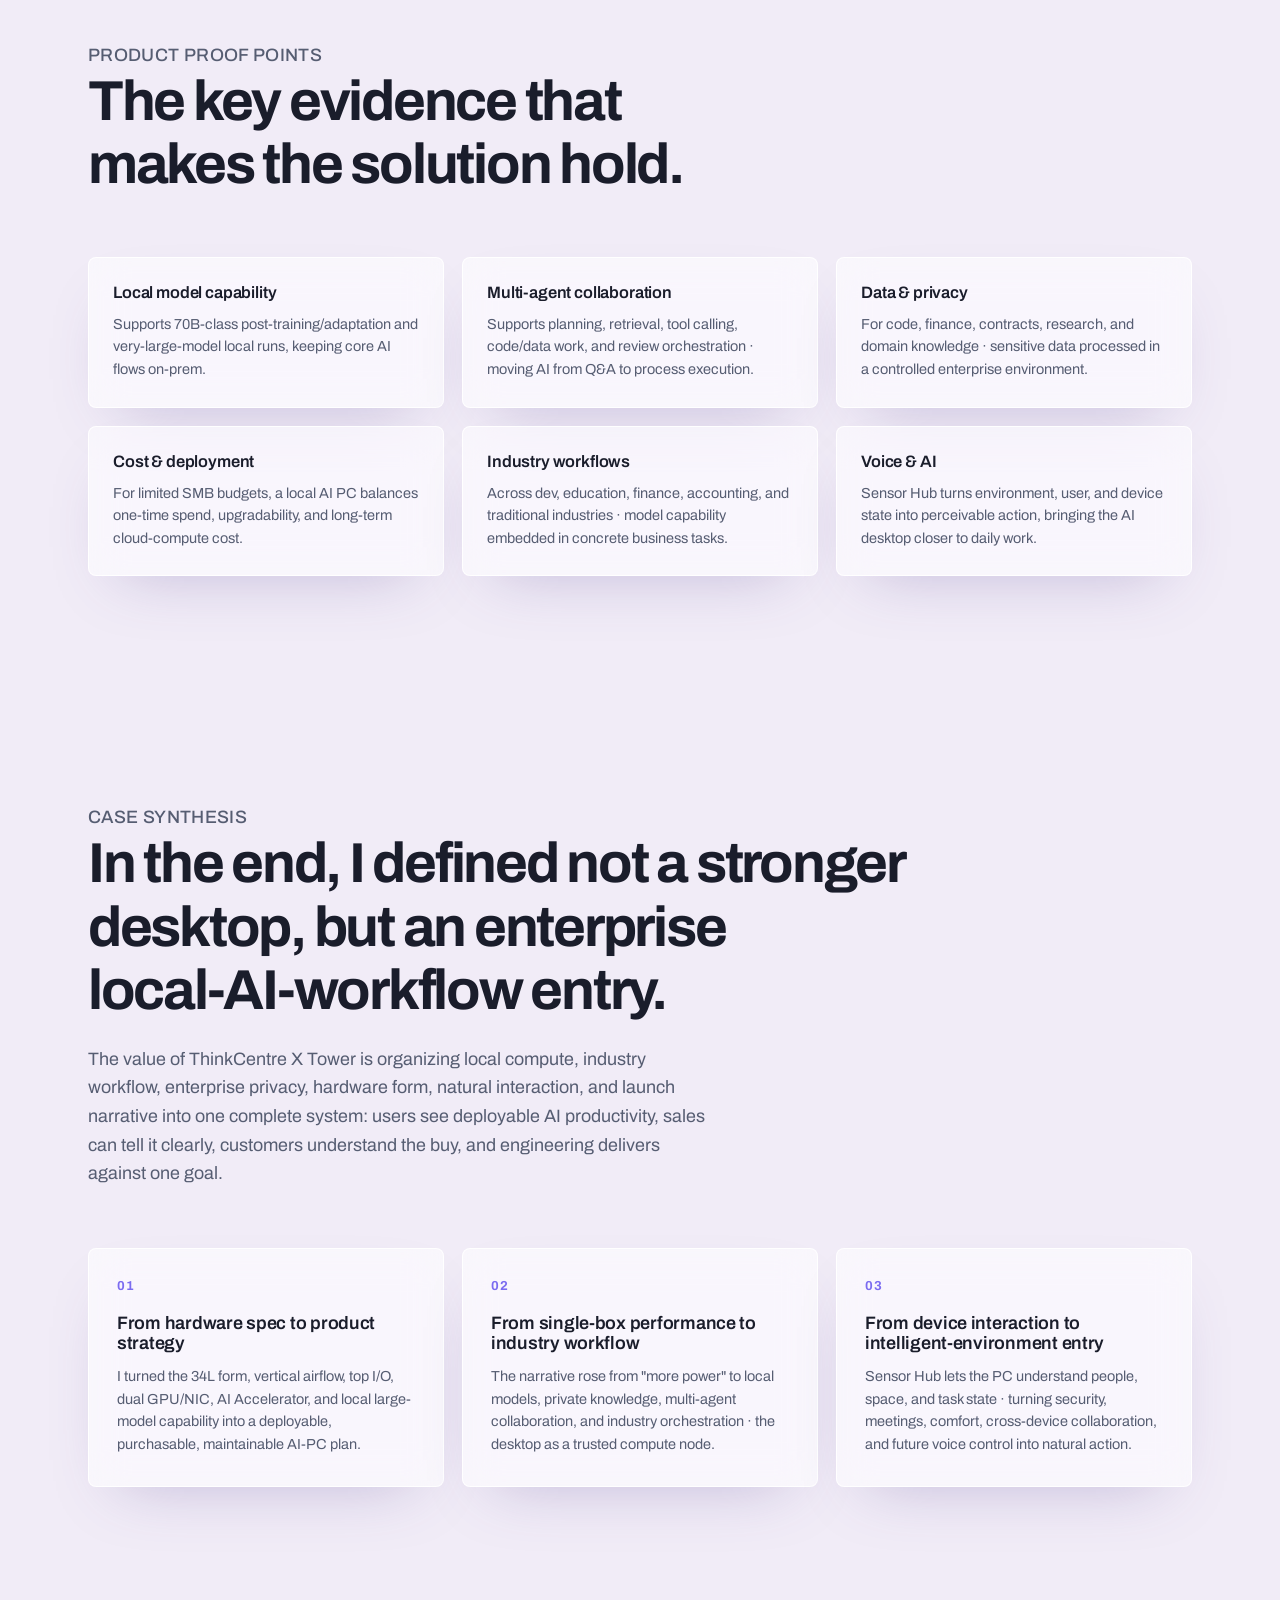
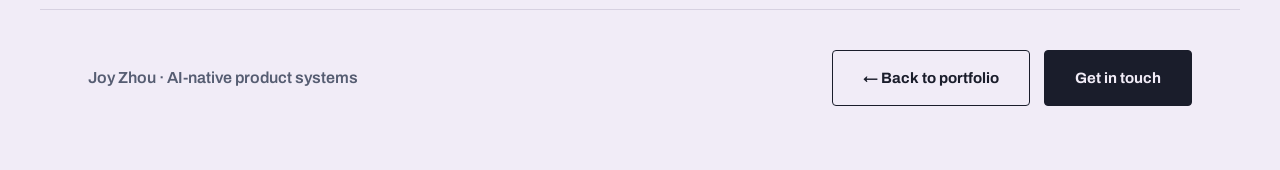
<file: product-case.html>
<!DOCTYPE html>

<html lang="en">
<head>
<meta charset="utf-8"/>
<meta content="width=device-width, initial-scale=1" name="viewport"/>
<title data-i18n="sd35c67cfdbac">Product Case · ThinkCentre X Tower / Sensor Hub</title>
<link href="assets/base.css" rel="stylesheet"/>
<link href="assets/case.css?v=layout-20260619-5" rel="stylesheet"/>
<link href="assets/update.css" rel="stylesheet"/>
<link href="assets/i18n.css" rel="stylesheet"/><link href="assets/ambient.css" rel="stylesheet"/><link href="assets/brand.css" rel="stylesheet"/></head>
<body class="ambient-subpage portfolio" id="top"><div aria-hidden="true" class="portfolio-field"><canvas class="portfolio-fluid" data-fluid="background"></canvas><div class="portfolio-veil"></div></div>
<template id="__bundler_thumbnail">
<svg viewBox="0 0 100 100" xmlns="http://www.w3.org/2000/svg">
<defs><lineargradient id="tg" x1="0" x2="1" y1="0" y2="1">
<stop offset="0" stop-color="#c9b8f5"></stop><stop offset="0.5" stop-color="#a9c8f0"></stop><stop offset="1" stop-color="#f0c6e6"></stop>
</lineargradient></defs>
<rect fill="url(#tg)" height="100" rx="20" width="100"></rect>
<rect fill="none" height="44" rx="4" stroke="#1a1d2b" stroke-width="4" width="32" x="34" y="28"></rect>
<circle cx="50" cy="50" fill="#1a1d2b" r="6"></circle>
</svg>
</template>
<header class="nav"><div class="nav-inner"><a aria-label="Joy Zhou" class="brand" href="index.html">Joy Zhou<span aria-hidden="true">.</span></a><nav aria-label="Main navigation" class="nav-links" data-i18n-aria-label="sefd197f3fce4"><a data-i18n="ambient.projects" href="index.html#projects">Projects</a><a data-i18n="refine.experience" href="index.html#experience">Experience</a><a data-i18n="ambient.about" href="index.html#about">About</a><a data-i18n="s8963b0f409c3" href="cv.html">CV</a><a data-i18n="sb37456c4530b" href="index.html#contact">Contact</a></nav></div></header>
<main>
<section aria-labelledby="current-context" class="case-wrap case-current"><span class="role-label" data-i18n="sf5e30305ea12">CURRENT PRODUCT SCOPE</span><h2 data-i18n="sbe4f039c49f7" id="current-context">The hardware foundation for a broader software and AI experience.</h2><p data-i18n="s681f54a93524">Today, my responsibilities extend across AI Turbo Engine planning, features and UI/UX, Sensor Hub hardware and software, and AI Client solution architecture. The case below documents the ThinkCentre X Tower and Sensor Hub product foundation.</p><a data-i18n="s4689521b27a7" href="current-work.html">Explore my current responsibilities →</a></section>
<!-- HERO -->
<section class="case-hero case-wrap">
<div class="case-hero-grid">
<div class="case-hero-copy" data-rv="">
<p class="eyebrow" data-i18n="s5893cade8791">Hardware Product / Local AI Workflow / Enterprise Solution</p>
<h1 data-i18n="sfc277302dd05"><span class="title-phrase">A high-performance desktop.</span><span class="title-phrase">Built for AI workflows.</span></h1>
<p class="lead" data-i18n="se60f1facb8ae">ThinkCentre X Tower is a 0-to-1 hardware + software product solution. By rebuilding the chassis around top-to-bottom airflow, it integrates local large-model compute, under-desk placement, top-mounted I/O, a natural-interaction layer, and a go-to-market narrative into a high-performance desktop made for enterprise AI workflows.</p>
<div class="hero-meta" data-i18n="s5ae9a5f0186a">
<span><b>Role</b> E2E Product Owner / 0-1 product definition</span>
<span><b>Scope</b> Hardware / software experience / solution / GTM</span>
<span><b>Context</b> Local AI workflows / enterprise deployment</span>
<span><b>Core</b> 70B post-training / 397B local LLM</span>
</div>
</div>
<figure class="hero-figure case-hardware-pair" data-rv="">
<div class="hardware-pair"><div class="product-object object-tower"><img alt="ThinkCentre X Tower" height="622" loading="eager" src="assets/work/thinkcentre-x-tower.png" width="687"/><span>ThinkCentre X Tower</span></div><div class="product-object object-sensor"><img alt="Sensor Hub" data-i18n-alt="sdf3fed688e04" height="418" loading="eager" src="assets/work/sensor.png" width="274"/><span>Sensor Hub</span></div></div>
<figcaption data-i18n="s9edfec4f1324"><span>From high-performance desktop to a local AI-workflow desktop node.</span></figcaption>
</figure>
</div>
</section>
<!-- SUMMARY -->
<section class="case-wrap" style="padding-bottom: clamp(50px,7vw,90px);">
<div class="summary-band" data-rv="">
<article>
<small data-i18n="s1baa06b4c8bc">Problem</small>
<strong data-i18n="sc3f792496808">Enterprise AI desktops must grow from a compute box into a complete workflow.</strong>
<p data-i18n="se4b856027da0">What users need is a deployable AI workflow: local 70B post-training, local 397B LLM inference, stable compute, easy cabling, low maintenance, low noise, and more natural interaction.</p>
</article>
<article>
<small data-i18n="s484890d9d6aa">My Work</small>
<strong data-i18n="s44610ce508e3">Integrate local compute, model capability, and industry workflow into one solution.</strong>
<p data-i18n="s4ed889e304db">Across software dev, education/research, finance, traditional industries, and SMB budgets, I defined the full path from hardware platform to AI workflow, privacy, and launch narrative.</p>
</article>
<article>
<small data-i18n="sd3f0610632bb">Outcome</small>
<strong data-i18n="se157c4d0c5c8">A purchasable, deployable, demonstrable AI-desktop solution.</strong>
<p data-i18n="s871a4532552a">The product moved from a single high-performance desktop to an enterprise AI-workflow node supporting local models, domain knowledge, privacy, productivity, and environmental sensing.</p>
</article>
<article>
<small data-i18n="s8212af4a47ea">Key Innovation</small>
<strong data-i18n="sc33d218ec017">Form-factor innovation resolves the cooling / placement / maintenance conflict.</strong>
<p data-i18n="s90761231b718">Four hole-free faces, top-intake / bottom-exhaust airflow, top I/O, tool-free dust filters, and software cleaning reminders form a desktop experience built for under-desk deployment.</p>
</article>
</div>
</section>
<!-- AI WORKFLOW STRATEGY -->
<section class="case-section case-wrap">
<div class="section-heading" data-rv="">
<p class="eyebrow" data-i18n="sa6fa3de83320">AI Workflow Strategy</p>
<h2 data-i18n="s47e7ebfbcfe2">From single-point AI capability to local multi-agent workflows.</h2>
<p data-i18n="s4479c80986dc">What enterprises really need is to run private knowledge, business processes, multi-person collaboration, and multi-agent task orchestration inside a controlled environment · from understanding context, decomposing tasks, calling tools, and cross-checking to producing deliverables · forming a sustainable local AI workflow.</p>
</div>
<div class="grid-4 ai-grid" data-rv="">
<article class="s-card"><strong data-i18n="sc639ae64da19">Private knowledge grounding</strong><p data-i18n="sb337ba97d336">Keep codebases, financials, contracts, SOPs, research docs, and domain knowledge local, so models work against real business context.</p></article>
<article class="s-card"><strong data-i18n="s0495ce234e3b">Multi-agent collaboration</strong><p data-i18n="s8d4b87677e92">Support planning, retrieval, code, data analysis, review, and report-generation agents · upgrading complex tasks from Q&amp;A to process execution.</p></article>
<article class="s-card"><strong data-i18n="s122b31457554">Local model lifecycle</strong><p data-i18n="s27e2906be9d4">For 70B-class post-training/adaptation, very-large-model local inference, and knowledge updates · a local loop of train, run, and iterate.</p></article>
<article class="s-card"><strong data-i18n="s18073798295c">Right-sized deployment</strong><p data-i18n="sd7267d93578c">For SMB budgets, combine local compute, expandable hardware, and model capability into a controllable AI-PC solution that reduces remote-compute dependence.</p></article>
</div>
<div class="workflow-visuals" data-rv="">
<figure class="media-figure">
<img alt="Local AI training and system monitoring" data-i18n-alt="s962ccde01d46" src="assets/case/workflow-1.jpg"/>
<figcaption data-i18n="seda2946d9473">Local training and monitoring: model tasks, compute status, and manageability back inside the enterprise environment.</figcaption>
</figure>
<figure class="media-figure">
<img alt="Multi-screen and GPU-shared collaboration" data-i18n-alt="sc70d7775230c" src="assets/case/workflow-2.jpg"/>
<figcaption data-i18n="se4b47be55020">Multi-screen collaboration and GPU sharing: a desktop workflow for creation, development, and multi-agent tasks.</figcaption>
</figure>
</div>
</section>
<!-- SOLUTION ARCHITECTURE -->
<section class="case-section case-wrap">
<div class="section-heading" data-rv="">
<p class="eyebrow" data-i18n="s6438c0b976f2">Solution Architecture</p>
<h2 data-i18n="s2366f90a3f8d">Mapping multi-agent workflows onto vertical industries.</h2>
<p data-i18n="s877f4cf8a5d3">The core of the solution is combining local model capability, domain knowledge, tool calling, and agent collaboration into deployable business processes · so AI capability enters real business chains.</p>
</div>
<div class="grid-3" data-rv="">
<article class="s-card"><b data-i18n="sd0b5df81fe91">Software developers</b><p data-i18n="s505663918581">Local code understanding, private-repo Q&amp;A, build/test assist, code review, and multi-agent dev flows · embedding model capability into the engineering floor.</p></article>
<article class="s-card"><b data-i18n="sfb3441089052">Education &amp; research</b><p data-i18n="s97a1ed3975de">A local training/inference entry point for labs, teaching, and research teams · keeping retrieval, experiment summaries, paper assistance, and content generation on-prem.</p></article>
<article class="s-card"><b data-i18n="s72b9e49faf52">Finance &amp; accounting</b><p data-i18n="s44e3765d9056">For reports, contracts, risk material, and financial analysis · sensitive docs stay local while retrieval, analysis, validation, and reporting agents speed decisions.</p></article>
<article class="s-card"><b data-i18n="s3ba632aa8e49">Traditional industries</b><p data-i18n="se4598341bbdf">Around SOPs, equipment docs, drawings, QC records, and service knowledge bases · turning experience into local, callable, continuously updatable AI capability.</p></article>
<article class="s-card"><b data-i18n="sfe1cb8da0f12">SMB budgets</b><p data-i18n="s73f7c17f26b9">Use a local AI PC for high-frequency model tasks, balancing one-time spend, upgradable config, data safety, and cloud cost.</p></article>
<article class="s-card"><b data-i18n="s20004e102fa3">Privacy &amp; productivity</b><p data-i18n="s084c83546ac8">Combine local compute, data retention, IT manageability, low-latency response, and multi-agent orchestration to lift knowledge work and collaboration.</p></article>
</div>
</section>
<!-- PLATFORM DEFINITION (two-col) -->
<section class="case-section case-wrap" id="story">
<div class="two-col-grid">
<div class="section-heading sticky-heading" data-rv="" style="margin-bottom:0;">
<p class="eyebrow" data-i18n="s61a6826e0b81">Platform Definition</p>
<h2 data-i18n="sd48365efa87f">Then grounding the solution in a deployable AI-desktop platform.</h2>
<p data-i18n="s8770fbcd0f2b">When AI workflows need to run long, coordinate multiple models, and process private data, the product needs a stable, purchasable, maintainable physical carrier. I defined form factor, expansion, cooling/maintenance, and under-desk placement together · so the solution moves from concept to the real office floor.</p>
</div>
<div class="decision-list" data-rv="">
<article><span>01</span><h3 data-i18n="s512eeb9a2b34">Back-derive platform capability from target users</h3><p data-i18n="s9955f20f7e82">Focused on creators, developers, AI research, and enterprise knowledge workers. They care about local 70B post-training, 397B LLM runs, long-task stability, desktop usability, and on-prem data retention · product value unfolds from the complete workflow.</p></article>
<article><span>02</span><h3 data-i18n="s928a8286ab28">Re-architect the form factor with vertical airflow</h3><p data-i18n="s4eee352ecbfe">Traditional towers depend on front-back airflow, where vented faces dictate looks, placement, and maintenance. My definition switched the airflow to top-intake / bottom-exhaust, uniting four hole-free faces, under-desk fit, and reachable top I/O into one new form.</p></article>
<article><span>03</span><h3 data-i18n="sf84c39b4d604">Turn expansion, cooling, and maintenance into deployment trust</h3><p data-i18n="s4bdd552c94ef">Dual GPUs, dual NICs, GPU-specific brackets, tool-free dust filters, blocked-airflow desktop alerts, and repeated thermal/acoustic testing support local large-model compute, maintenance-risk control, and longer-lifecycle enterprise value.</p></article>
<article><span>04</span><h3 data-i18n="sa81fd40fa30f">Reserve a product entry for the natural-interaction layer</h3><p data-i18n="s79b411639c9b">Once the AI desktop becomes a workflow node, the next layer of value is making the system understand people and space. Sensor Hub is defined as the sensing, feedback, and natural-interaction entry · the last mile of the local AI workflow.</p></article>
</div>
</div>
</section>
<!-- PRODUCT EVIDENCE GALLERY -->
<section class="case-section case-wrap">
<div class="section-heading" data-rv="">
<p class="eyebrow" data-i18n="sdf716745ee6b">Product Evidence</p>
<h2 data-i18n="s005632d45202">How the form factor supports the local AI solution.</h2>
</div>
<div class="product-gallery" data-rv="">
<figure class="gallery-main">
<img alt="ThinkCentre X Tower under-desk deployment" data-i18n-alt="se3197e941658" src="assets/case/gallery-1.png"/>
<figcaption data-i18n="s6d79bc529abb">Under-desk deployment: not just spec performance, but placement, cabling, maintenance, and daily reach in one scenario.</figcaption>
</figure>
<figure>
<img alt="ThinkCentre X Tower portability and handle design" data-i18n-alt="s91cdc5deffc2" src="assets/case/gallery-portability.png"/>
<figcaption data-i18n="sfef800189d15">Portability design: integrated handles make the tower easier to move, service, and redeploy across office or lab scenarios.</figcaption>
</figure>
<figure>
<img alt="ThinkCentre X Tower vertical airflow design" data-i18n-alt="s540b2625d1d5" src="assets/case/gallery-3.png"/>
<figcaption data-i18n="s94a2fd15057a">Vertical airflow: structure, thermal testing, and airflow strategy support four hole-free faces while controlling noise and dust.</figcaption>
</figure>
<figure>
<img alt="ThinkCentre X Tower top I/O area" data-i18n-alt="s062db1f1abeb" src="assets/case/gallery-2.png"/>
<figcaption data-i18n="sa71ed02cd14d">Top I/O: placed under the desk, users never reach behind the chassis · temporary cabling and peripherals stay within reach.</figcaption>
</figure>
<figure>
<img alt="ThinkCentre X Tower cable management" data-i18n-alt="sdbca553aeb82" src="assets/case/gallery-4.png"/>
<figcaption data-i18n="s7f777ce5d399">Deploy &amp; maintain: cable management, dust filters, cleaning reminders, and serviceable structure lower post-deployment ops load.</figcaption>
</figure>
<figure>
<img alt="ThinkCentre X Tower rear expansion ports" data-i18n-alt="s19980df1d0b4" src="assets/case/gallery-5.png"/>
<figcaption data-i18n="sbb621b8f5d2c">Expansion: dual NICs, GPU/AI expansion, and multi-peripheral connectivity give the workflow an upgradable, manageable base.</figcaption>
</figure>
</div>
</section>
<!-- SENSOR HUB CAPABILITY -->
<section class="case-section case-wrap" id="sensor">
<div class="section-heading" data-rv="">
<p class="eyebrow" data-i18n="s106c57bc1963">Sensor Hub Capability</p>
<h2 data-i18n="s19837bc08008">Sensor Hub turns environmental input into AI interaction.</h2>
<p data-i18n="s6d5ce879fbb8">I positioned Sensor Hub as the multimodal sensing entry for the high-performance desktop. Behind it sit motion, distance, vision, voice, air, temperature, and light sensing · but what matters in the portfolio is how those inputs let the desktop understand people, space, and work state.</p>
</div>
<div class="grid-4" data-rv="">
<article class="s-card"><b data-i18n="s2be41522ea11">Sense people</b><span data-i18n="s685f50fc84aa">Understand approach, departure, dwell, and active work · so security, wake, and meeting state no longer rely fully on manual settings.</span></article>
<article class="s-card"><b data-i18n="s78242083bdfe">Sense space</b><span data-i18n="sc866226ca7f1">Bring light, temperature, air quality, and sound into the desktop experience, serving office comfort and device policy.</span></article>
<article class="s-card"><b data-i18n="sabff6538b578">Sense action</b><span data-i18n="s3bf7c973c113">Turn high-frequency operations into natural actions via gesture, tap, and voice · fewer menus and setting hunts.</span></article>
<article class="s-card"><b data-i18n="s9e06de388d6d">Connect devices</b><span data-i18n="s95e5163e357b">Let PC, phone, meeting tools, and content input form one continuous experience · the desktop as the AI-workflow hub.</span></article>
</div>
</section>
<!-- SENSOR HUB UX -->
<section class="case-section case-wrap" id="sensor-hub-ux">
<div class="section-heading" data-rv="">
<p class="eyebrow" data-i18n="sc8a6bde14ecb">Sensor Hub UX / UI Concept</p>
<h2 data-i18n="s0a0a27b96c47">The Sensor Hub user journey and interaction entry I defined.</h2>
<p data-i18n="s9caa3462ff3f">Here is the product-level experience logic: Sensor Hub senses the user and environment, then · through gesture, tap, voice, and device connection · turns complex setup into natural action.</p>
</div>
<div aria-label="Sensor Hub UX concept" class="journey-board" data-i18n-aria-label="s454fe2281b71" data-rv="">
<div class="journey-top" data-i18n="scaef9554dde0">
<span class="hub-logo">L</span>
<b>Sensor Hub</b>
<em>UX CONCEPT</em>
</div>
<div class="hub-showcase">
<figure><img alt="Sensor Hub product render" data-i18n-alt="s8c7caa6691b5" src="assets/case/sensor-hub.png"/></figure>
<div>
<small data-i18n="sb9ecd1edc48e">Natural interaction layer</small>
<h3 data-i18n="s2ea97c505172">Make "sensing" into desktop actions users understand.</h3>
<p data-i18n="sc26b68681bf3">Sensor Hub isn't just a peripheral · it's the sensing entry of the AI desktop. Through approach, departure, tap, voice, and environmental change, it turns security, meetings, comfort, and cross-device connection into low-effort actions.</p>
</div>
</div>
<div class="journey-title">
<small data-i18n="se610f08d1a13">Context to action</small>
<h3 data-i18n="s60e9a5dd4b1d">Sensing must resolve into perceivable action.</h3>
<p data-i18n="s48e90533b144"><b>PRINCIPLE</b> Sensor Hub's value is converting situational judgment into security, comfort, meeting, and efficiency actions.</p>
</div>
<div class="journey-flow">
<article><i>01</i><strong data-i18n="s9c354681fd7b">Understand people &amp; scene</strong><span data-i18n="sd3a5444f9f2c">Detect presence, departure, approach, meeting state, and environmental change to give downstream automation its context.</span></article>
<article><i>02</i><strong data-i18n="s75191fa7d12e">Generate situational feedback</strong><span data-i18n="s9db578334375">In conversation and meetings, give expression, light, sound, or on-screen feedback so users know the system understood the state.</span></article>
<article><i>03</i><strong data-i18n="s8a66b3807ce2">Proactively optimize environment</strong><span data-i18n="sc95f8920e120">Suggest opening a window by air quality, adapt screen brightness to ambient light, and fold comfort and device policy into the workday.</span></article>
<article><i>04</i><strong data-i18n="seba75a0088bd">Extend to voice control</strong><span data-i18n="s2ec7296d6765">Plan voice commands to control the PC, call apps, and run high-frequency tasks · Sensor Hub as the AI desktop's natural entry.</span></article>
</div>
</div>
</section>
<!-- ROLE -->
<section class="case-section case-wrap">
<div class="role-grid">
<div class="role-card" data-rv="">
<p class="eyebrow" data-i18n="s00226dace1fb">E2E Product Ownership</p>
<h2 data-i18n="saddb6c53c105">0-1 AI desktop product owner: from opportunity to launch-ready solution.</h2>
<p class="role-lead" data-i18n="sd270563a53e3">I owned the end-to-end product role: defining hardware form and platform capability, as well as software experience, Sensor Hub interaction, enterprise solution, and launch narrative · ensuring concept, R&amp;D, validation, and commercial expression all point at one value proposition.</p>
<div class="role-principle" data-i18n="s3fdcdb305d43">
<span>Product Leadership</span>
<b>Converge hardware, AI workflow, interaction, and launch narrative into one product system.</b>
</div>
<ul>
<li data-i18n="s445db70cde85"><b>Strategy &amp; opportunity</b> · locked local large-model post-training, very-large-model runs, enterprise data safety, under-desk deployment, and vertical AI workflows into clear target users and positioning.</li>
<li data-i18n="scbaeeafaa807"><b>Hardware definition</b> · drove four hole-free faces, top-intake/bottom-exhaust airflow, top I/O, dust-proof maintenance, dual GPUs, dual NICs, and GPU bracket fit.</li>
<li data-i18n="s8194bc5a2ed8"><b>Software &amp; interaction</b> · turned Sensor Hub sensing into situational feedback, environment alerts, adaptive screen, and future voice control.</li>
<li data-i18n="s73cb78622be0"><b>Solution integration</b> · composed compute, model capability, domain knowledge, thermals/noise, expansion/maintenance, privacy, and cross-device experience into a deployable enterprise AI desktop.</li>
<li data-i18n="sef2b4f0a3022"><b>Launch &amp; sales narrative</b> · translated 70B post-training, 397B local LLM, thermal/acoustic testing, and serviceability into a value proposition customers grasp and sales can demo.</li>
<li data-i18n="se0165eee16ce"><b>Cross-functional drive</b> · aligned ID, mechanical, thermal, hardware, BIOS, software, UX, marketing, and sales to push a 0-1 concept to a launch-ready product.</li>
</ul>
</div>
</div>
</section>
<!-- PROOF POINTS -->
<section class="case-section case-wrap" id="evidence">
<div class="section-heading" data-rv="">
<p class="eyebrow" data-i18n="sccfaef1a79fc">Product Proof Points</p>
<h2 data-i18n="s58e1761bb4ff">The key evidence that makes the solution hold.</h2>
</div>
<div class="grid-3" data-rv="">
<article class="s-card"><b data-i18n="s37f99bf836c7">Local model capability</b><span data-i18n="s2aa39687e146">Supports 70B-class post-training/adaptation and very-large-model local runs, keeping core AI flows on-prem.</span></article>
<article class="s-card"><b data-i18n="s0495ce234e3b">Multi-agent collaboration</b><span data-i18n="s6168aefae9d7">Supports planning, retrieval, tool calling, code/data work, and review orchestration · moving AI from Q&amp;A to process execution.</span></article>
<article class="s-card"><b data-i18n="s57ba86fb3a2b">Data &amp; privacy</b><span data-i18n="scad38f2b0e07">For code, finance, contracts, research, and domain knowledge · sensitive data processed in a controlled enterprise environment.</span></article>
<article class="s-card"><b data-i18n="s02dfd6672b57">Cost &amp; deployment</b><span data-i18n="sd35d435513a8">For limited SMB budgets, a local AI PC balances one-time spend, upgradability, and long-term cloud-compute cost.</span></article>
<article class="s-card"><b data-i18n="s07675caddc4e">Industry workflows</b><span data-i18n="sb7454debdfdc">Across dev, education, finance, accounting, and traditional industries · model capability embedded in concrete business tasks.</span></article>
<article class="s-card"><b data-i18n="s64e4c875dd8d">Natural interaction</b><span data-i18n="sa8c6b8b3ebf9">Sensor Hub turns environment, user, and device state into perceivable action, bringing the AI desktop closer to daily work.</span></article>
</div>
</section>
<!-- CLOSING -->
<section class="case-section case-wrap">
<div class="section-heading" data-rv="">
<p class="eyebrow" data-i18n="se91e0cf341f4">Case Synthesis</p>
<h2 data-i18n="s9a4234b9f0fb">In the end, I defined not a stronger desktop, but an enterprise local-AI-workflow entry.</h2>
<p data-i18n="sbc1be85f56f7">The value of ThinkCentre X Tower is organizing local compute, industry workflow, enterprise privacy, hardware form, natural interaction, and launch narrative into one complete system: users see deployable AI productivity, sales can tell it clearly, customers understand the buy, and engineering delivers against one goal.</p>
</div>
<div class="closing-grid" data-rv="">
<article><small>01</small><b data-i18n="sa0d96567812f">From hardware spec to product strategy</b><span data-i18n="s56c8107def6a">I turned the 34L form, vertical airflow, top I/O, dual GPU/NIC, AI Accelerator, and local large-model capability into a deployable, purchasable, maintainable AI-PC plan.</span></article>
<article><small>02</small><b data-i18n="s1031ef428800">From single-box performance to industry workflow</b><span data-i18n="sbd105dabc768">The narrative rose from "more power" to local models, private knowledge, multi-agent collaboration, and industry orchestration · the desktop as a trusted compute node.</span></article>
<article><small>03</small><b data-i18n="sdfdccb781158">From device interaction to intelligent-environment entry</b><span data-i18n="sabe76e914334">Sensor Hub lets the PC understand people, space, and task state · turning security, meetings, comfort, cross-device collaboration, and future voice control into natural action.</span></article>
</div>
</section>
<!-- CTA -->
<section class="case-cta case-wrap">
<div class="case-cta-inner">
<p data-i18n="s72294b3ca0c0">Joy Zhou · AI-native product systems</p>
<div class="btn-row">
<a class="btn btn-ghost" data-i18n="sbea262142ef7" href="index.html">← Back to portfolio</a>
<a class="btn btn-primary" data-i18n="sc49bb4c2424d" href="mailto:joyzhou123@gmail.com">Get in touch</a>
</div>
</div>
</section>
</main>
<button aria-pressed="false" class="site-motion-control" data-i18n="ambient.motion.pause" data-motion-toggle="" hidden="" type="button">Pause motion</button><script src="assets/i18n/en.js"></script><script src="assets/i18n/zh.js"></script><script src="assets/i18n/ko.js"></script><script src="assets/i18n.js"></script><script src="assets/holo-fluid.js"></script><script src="assets/portfolio-motion.js"></script></body>
</html>
</file>
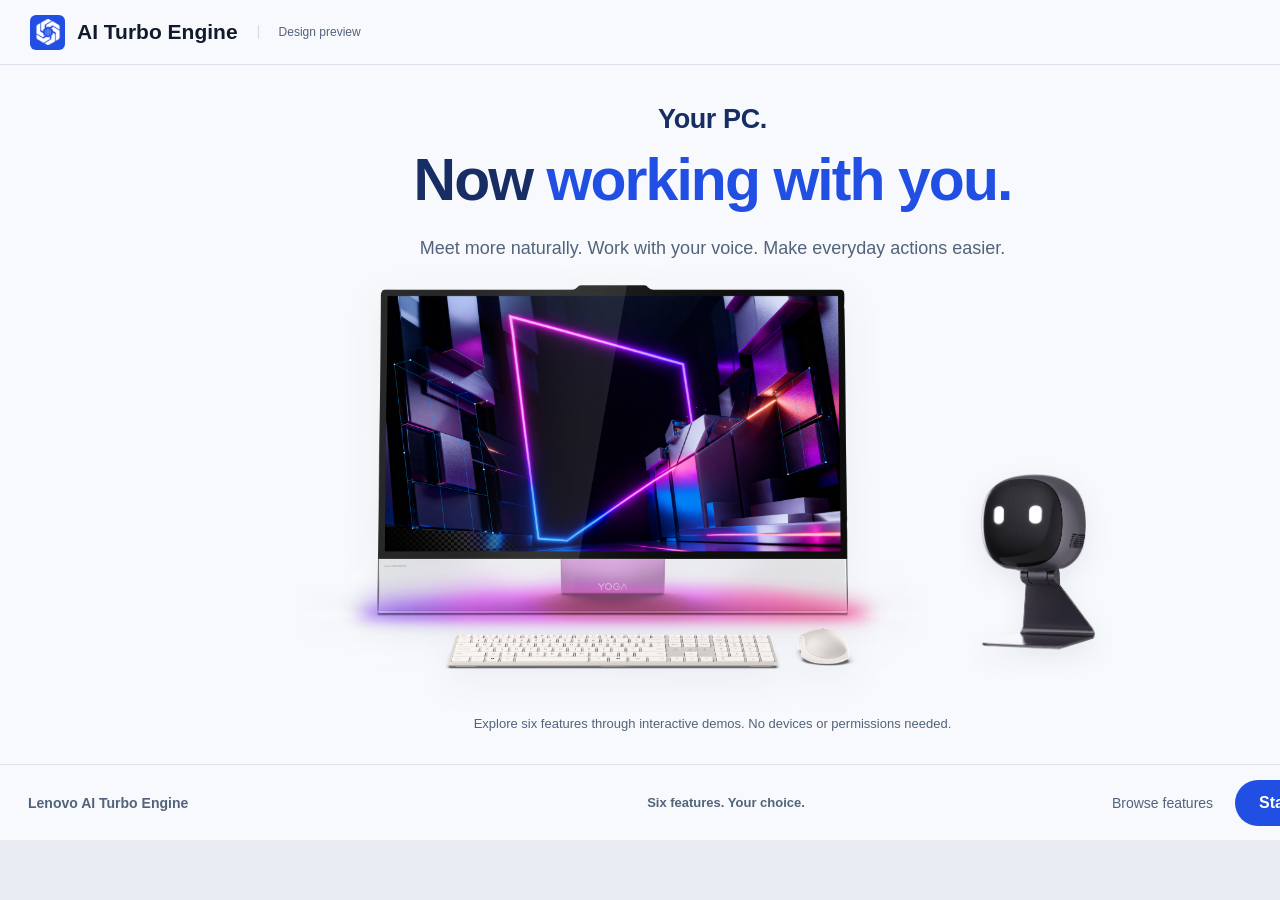
<file: assets/work/turbo-v14/cover.html>
<!DOCTYPE html><html lang="en"><head><meta charset="UTF-8"><meta name="viewport" content="width=device-width,initial-scale=1"><meta name="theme-color" content="#f7f9fc"><title>Welcome · AI Turbo Engine · v14</title><style>:root{--bg:#f7f9fc;--blue:#214ee3;--navy:#243e8c;--ink:#121b2d;--muted:#677890;--line:#dce2eb;--soft:#edf2fb;--pale:#dce9ff;font-family:"Segoe UI",Arial,sans-serif;color:var(--ink);background:#e9edf3;font-synthesis:none}*{box-sizing:border-box}body{margin:0}button{font:inherit;cursor:pointer}button:focus-visible{outline:3px solid #7397f9;outline-offset:5px}button{transition:background .2s,box-shadow .2s,transform .2s}button:active{transform:translateY(1px)}#viewport{min-height:100dvh;display:flex;align-items:center;justify-content:center;overflow:hidden}#app{width:1440px;height:840px;flex:none;position:relative;overflow:hidden;background:var(--bg);transform-origin:center;box-shadow:0 0 0 1px #dce2e9}header{height:65px;border-bottom:1px solid var(--line);padding:0 30px;display:flex;align-items:center;justify-content:space-between}.brand{display:flex;align-items:center;gap:12px;font-size:21px;font-weight:600}.brand-icon{width:35px;height:35px;border-radius:6px;background:var(--blue);display:grid;place-items:center}.brand-icon img{width:26px;height:26px;filter:brightness(0) invert(1);object-fit:contain}.header-actions{display:flex;align-items:center;gap:23px}.text-button{border:0;background:none;color:var(--muted);font-size:15px;padding:12px}.text-button:hover{color:var(--blue)}.close{border:0;background:none;color:#85909e;font-size:34px;font-weight:200;line-height:1;width:40px;height:40px}.close:hover{color:var(--blue);background:var(--soft);border-radius:50%}main{height:701px;position:relative;outline:none}.screen{height:100%;position:relative;padding:28px 52px 20px;animation:enter .35s ease-out}.eyebrow{text-align:center;letter-spacing:3.3px;color:var(--blue);font-size:15px;font-weight:700;margin:0 0 17px;text-transform:uppercase}.eyebrow::before{content:"";display:inline-block;width:7px;height:7px;background:var(--blue);border-radius:50%;margin:0 9px 2px 0}h1{text-align:center;color:var(--navy);font-size:46px;line-height:1.14;letter-spacing:-1.2px;margin:0;font-weight:700}h1 em{font-style:normal;color:var(--blue)}.intro{text-align:center;font-size:17px;color:var(--muted);margin:15px 0 0;line-height:1.5}.subheading{font-size:27px;line-height:1.3;margin:16px 0 7px;letter-spacing:-.6px}.description{color:var(--muted);font-size:17px;line-height:1.5;margin:0}.footnote{position:absolute;bottom:17px;left:0;right:0;text-align:center;color:#6a7689;font-size:12px;letter-spacing:.2px}.tag{display:inline-flex;align-items:center;gap:6px;border-radius:30px;background:#e3ecff;color:var(--blue);padding:6px 13px;font-size:12px;font-weight:700;letter-spacing:.5px}.tag i{width:5px;height:5px;background:currentColor;border-radius:50%}.demo-label{position:absolute;right:0;top:0;font-size:11px;color:#6e7e94;letter-spacing:1.4px;font-weight:600}footer{height:74px;border-top:1px solid var(--line);display:flex;align-items:center;justify-content:space-between;padding:0 30px;position:relative}.signature{font-size:16px;font-weight:600;color:var(--muted)}.progress{position:absolute;left:50%;transform:translateX(-50%);display:flex;align-items:center;gap:13px;white-space:nowrap}#chapter-bars{display:flex;gap:4px}#chapter-bars button{background:none;border:0;padding:15px 0;width:22px}#chapter-bars button::after{content:"";display:block;height:4px;background:#ced5df;border-radius:4px}#chapter-bars button.active{width:43px}#chapter-bars button.active::after{background:var(--blue)}#chapter-name{letter-spacing:2.1px;font-size:14px;font-weight:700;color:var(--muted)}#page-count{font-size:12px;color:#778599;border-left:1px solid var(--line);padding-left:12px}.navigation{display:flex;gap:9px}.button{height:43px;min-width:94px;padding:0 23px;border-radius:26px;font-size:16px;font-weight:600;border:2px solid transparent}.primary{background:var(--blue);color:white}.primary:hover{background:#153dc2;box-shadow:0 6px 18px #214ee326}.secondary{background:#fff;border-color:#718198;color:var(--ink)}.secondary:hover{border-color:var(--blue);color:var(--blue)}.segments{display:flex;justify-content:center;gap:4px;background:#eaf0f8;border:1px solid #e0e7f0;border-radius:30px;padding:4px;width:max-content;margin:0 auto}.segments button{border:0;background:none;color:#687993;border-radius:23px;padding:10px 20px;font-size:14px;font-weight:600;min-height:38px}.segments button.selected{background:#fff;color:var(--blue);box-shadow:0 2px 6px #2035590c}.segments button:hover{color:var(--blue)}.rings{position:absolute;width:560px;height:560px;left:50%;top:50%;transform:translate(-50%,-50%);background:radial-gradient(circle,#b9cdfb88 0%,#c8d9fc66 35%,#c8d9fc00 70%);border-radius:50%;pointer-events:none}.rings::before,.rings::after{content:"";position:absolute;border:1px solid #9ab8fc80;inset:55px;border-radius:50%}.rings::after{inset:5px}.hero .eyebrow{margin-top:10px}.hero h1{font-size:53px;color:#142449}.hero-visual{height:445px;position:relative;margin-top:3px}.hero-visual .rings{width:640px;height:640px;top:49%}.mega{position:absolute;top:145px;width:100%;text-align:center;font-size:145px;font-weight:750;font-style:italic;letter-spacing:-7px;line-height:1;color:var(--navy);white-space:nowrap}.mega span{color:var(--blue)}.hero-pc{position:absolute;width:535px;height:385px;left:365px;top:20px;overflow:hidden;z-index:2;filter:drop-shadow(0 17px 24px #2a4d8b16)}.hero-pc img{width:620px;position:absolute;top:-105px;left:-42px}.hero-sensor{height:257px;position:absolute;left:846px;top:176px;z-index:3;filter:drop-shadow(0 16px 20px #28467424)}.hero-caption{position:relative;text-align:center;margin-top:-7px}.hero-caption h2{font-size:31px;color:var(--blue);margin:0 0 10px}.hero-caption p{font-size:18px;color:var(--muted);margin:0}.hero-keywords{display:flex;justify-content:center;gap:0;margin-top:25px;color:#556a8c;font-size:13px;letter-spacing:1.2px;font-weight:600}.hero-keywords span+span:before{content:"";display:inline-block;width:3px;height:3px;margin:0 24px 3px;background:#9faec4;border-radius:50%}.two-col{display:grid;grid-template-columns:1fr 1fr;gap:52px;position:relative;margin-top:26px}.two-col::after{content:"";position:absolute;left:50%;top:24px;bottom:5px;width:1px;background:var(--line)}.panel{text-align:center;min-width:0}.scene{position:relative;height:280px;margin-top:10px}.meeting-window{position:absolute;width:440px;height:249px;left:50%;top:16px;transform:translateX(-50%);border-radius:12px;background:white;border:6px solid #303747;box-shadow:0 13px 24px #173e7b13;overflow:hidden}.meeting-window img{width:100%;height:100%;object-fit:cover;transition:transform .6s,object-position .6s}.meeting-window.single img{transform:scale(1.8);object-position:15% center}.meeting-window.speaker img{transform:scale(1.6);object-position:80% center}.frame-corners{position:absolute;border:2px solid #5488ff;inset:28px 19px 21px;border-radius:5px;transition:inset .6s}.single .frame-corners{inset:20px 90px}.speaker .frame-corners{inset:22px 70px}.camera-status{position:absolute;left:10px;top:9px;color:#fff;background:#18273abf;padding:6px 10px;border-radius:5px;font-size:10px;letter-spacing:1px}.audio-scene{height:280px;position:relative;display:flex;align-items:center;justify-content:center}.audio-cone{position:absolute;top:85px;left:50%;transform:translateX(-50%);height:170px;width:320px;clip-path:polygon(40% 0,60% 0,100% 100%,0 100%);background:linear-gradient(#d8e5ff22,#c6dafaaa);transition:width .5s}.audio-cone.personal{width:150px}.mic-disc{z-index:2;position:absolute;top:29px;left:calc(50% - 36px);background:#fff;border:1px solid #d3e0f5;border-radius:50%;width:72px;height:72px;display:grid;place-items:center;color:var(--blue);box-shadow:0 0 0 14px #eaf0fb}.people{position:absolute;bottom:35px;display:flex;gap:36px;align-items:flex-end;color:#4971c3}.people .person{transition:opacity .3s,transform .3s}.people.personal .person:not(:first-child){opacity:.15;transform:scale(.8)}.wave{position:absolute;right:30px;top:99px;display:flex;align-items:center;gap:5px;height:60px}.wave i{width:4px;border-radius:4px;background:#95b6f4;height:var(--h);animation:wave 1.4s ease-in-out infinite alternate;animation-delay:var(--d)}.panel .segments{margin-top:18px}.panel .description{max-width:470px;margin:auto}.interaction-stage{height:365px;position:relative;margin:17px auto 0;width:1080px}.interaction-stage .rings{width:420px;height:420px;left:48%;top:51%}.tap-sensor{height:303px;position:absolute;left:401px;top:18px;filter:drop-shadow(0 15px 20px #274e8b20);border:0;background:none;padding:0}.tap-sensor img{height:100%;transition:transform .3s}.tap-sensor:hover img{transform:translateY(-4px)}.tap-hint{position:absolute;left:451px;top:329px;font-size:12px;color:#647896}.phone{width:129px;height:231px;border:5px solid #4d5666;border-radius:22px;background:#fff;position:absolute;left:104px;top:54px;padding:22px 8px 10px;box-shadow:0 12px 20px #263e6612}.phone::before{content:"";position:absolute;top:6px;width:37px;height:5px;border-radius:5px;background:#4d5666;left:41px}.phone-photo{height:140px;background:linear-gradient(150deg,#e9f0ff,#b4cff3);position:relative;overflow:hidden;border-radius:4px}.phone-photo:before,.mini-landscape:before{content:"";position:absolute;width:130px;height:130px;left:-30px;top:75px;transform:rotate(45deg);background:#8faee1;border-radius:8px}.phone-photo:after,.mini-landscape:after{content:"";position:absolute;width:95px;height:95px;left:45px;top:80px;transform:rotate(45deg);background:#527dc5;border-radius:8px}.phone-name{font-size:12px;color:#71839e;text-align:center;margin-top:13px}.connect-line{position:absolute;top:165px;left:250px;width:145px;border-top:2px dashed #aec6f8}.connect-line.right{left:610px;width:116px}.connect-line:after{content:"";position:absolute;right:-3px;top:-5px;width:8px;height:8px;border-top:2px solid #aec6f8;border-right:2px solid #aec6f8;transform:rotate(45deg)}.result-monitor{position:absolute;left:740px;top:65px;width:290px;height:190px;border:6px solid #454e60;border-radius:8px;background:#fff;padding:14px}.result-monitor:before{content:"";position:absolute;left:124px;top:185px;width:30px;height:38px;background:#929ba9}.result-monitor:after{content:"";position:absolute;left:85px;top:220px;width:108px;height:6px;background:#7c879a;border-radius:6px}.result-label{font-size:12px;font-weight:600;color:#61718b;display:flex;align-items:center;gap:6px}.result-body{margin-top:9px;height:118px;display:grid;place-items:center;background:#edf3fc;border-radius:5px;color:var(--blue)}.mini-landscape{position:relative;overflow:hidden;width:170px;height:105px;background:#dce9fc}.mini-landscape:before{top:50px}.mini-landscape:after{top:55px}.gesture-glyph{position:absolute;left:130px;top:111px;color:#7189b3}.action-copy{text-align:center;margin-top:8px;min-height:66px}.action-copy h2{font-size:27px;margin:0 0 7px}.action-copy p{margin:0;color:var(--muted);font-size:17px}.action-feedback{position:absolute;top:3px;left:766px;color:var(--blue);font-size:13px;animation:enter .25s}.desk-stage{height:353px;margin:25px auto 12px;display:grid;grid-template-columns:1fr 95px 1fr;align-items:center;max-width:1070px}.desk-card{height:310px;position:relative;text-align:center;background:#eef3fc;border:1px solid #dfe7f6;border-radius:8px;padding:19px 27px}.desk-card .tag{position:absolute;left:15px;top:14px;background:white}.paper{height:232px;width:174px;background:#fff;box-shadow:2px 9px 21px #1d41621a;margin:21px auto 0;transform:rotate(-6deg);padding:20px;position:relative;color:#7d8796}.paper .sketch{width:140px;height:150px;margin-left:-3px}.paper-lines{height:5px;background:#d4dce9;margin-top:9px;border-radius:3px}.scan{position:absolute;top:74px;left:86px;right:86px;height:1px;background:#5485ed;box-shadow:0 0 14px 3px #5587f12b;animation:scan 3s ease-in-out infinite}.desk-arrow{color:#8dacdf;text-align:center}.output-card{background:white;margin:24px auto 0;height:228px;padding:16px 20px;border-radius:6px;box-shadow:0 5px 20px #1e4c8b0b;text-align:left}.output-card h3{font-size:17px;margin:0 0 10px;color:#284981}.output-card p{font-size:13px;line-height:1.6;color:#62738a;margin:8px 0}.output-art{height:151px;background:linear-gradient(145deg,#ebf2ff,#d2e3ff);display:grid;place-items:center;border-radius:4px;color:#496fa9}.process{display:flex;justify-content:center;gap:35px;color:#71839d;font-size:13px;font-weight:600;letter-spacing:1px;margin-top:20px}.process span:not(:last-child):after{content:"→";margin-left:35px;color:#abc0e0}.care-grid{display:grid;grid-template-columns:1fr 1fr;gap:22px;margin-top:32px}.care-panel{height:389px;border:1px solid #dde5f3;background:#eff3fb;border-radius:6px;text-align:center;padding:22px;position:relative}.care-panel h2{font-size:24px;margin:0;color:var(--navy)}.care-panel p{font-size:16px;color:var(--muted);margin:9px 0}.care-device{position:absolute;height:195px;left:44px;top:104px;filter:drop-shadow(0 10px 20px #19478b1a)}.metrics{position:absolute;right:30px;top:104px;display:flex;flex-direction:column;gap:10px;width:280px}.metric{background:#fff;border:1px solid #e0e7f2;border-radius:5px;padding:13px 15px;display:flex;align-items:center;gap:14px;text-align:left;color:#4f79c8}.metric div{flex:1;font-size:12px;color:#738097}.metric b{font-size:21px;color:#213e76;letter-spacing:-.5px}.metric small{font-weight:400;font-size:12px;color:#6a7f9b}.care-bottom{position:absolute;bottom:19px;left:22px;right:22px;font-size:13px;color:var(--muted)}.lighting{position:relative;height:205px}.lighting img{position:absolute;width:260px;height:198px;object-fit:contain;left:calc(50% - 130px);top:5px;z-index:1}.light-glow{position:absolute;left:calc(50% - 135px);top:82px;width:270px;height:110px;filter:blur(19px);border-radius:50%;background:#6d9efb77;transition:background .6s}.lighting.entertainment .light-glow{background:#ba8dfd99}.lighting.focus .light-glow{background:#b4d2ff66}.lighting .desk-line{position:absolute;left:45px;right:45px;bottom:20px;border-top:1px solid #cfdaef}.compute-stage{height:330px;position:relative;margin-top:24px;display:grid;grid-template-columns:360px 1fr;gap:55px;padding:0 85px}.compute-machine{position:relative;display:grid;place-items:center}.compute-machine .rings{width:345px;height:345px}.compute-machine img{height:230px;position:relative;filter:drop-shadow(0 15px 24px #21436b1c)}.compute-machine .tag{position:absolute;bottom:12px}.scheduler{display:flex;flex-direction:column;justify-content:center;gap:13px;position:relative}.processor-row{display:grid;grid-template-columns:66px 1fr;align-items:center;gap:17px}.chip{height:69px;background:white;display:grid;place-items:center;border:1px solid #adc4ed;outline:3px solid #e9eff9;outline-offset:3px;border-radius:7px;color:#3a5792;font-size:14px;font-weight:700}.processor-track{height:72px;display:flex;align-items:center;gap:7px;border-bottom:1px solid #dce4f0;padding-left:16px;background:linear-gradient(90deg,#e6eefb66,transparent);border-radius:4px}.task{background:white;border:1px solid #c9d8f2;border-radius:6px;padding:12px 10px;font-size:12px;color:#395b93;box-shadow:0 3px 7px #203c7110;animation:enter .4s}.task.busy{border-color:#7295ed;background:#e4edff}.idle{font-size:12px;color:#8090a7}.compute-copy{text-align:center;margin-top:11px;height:50px}.compute-copy h2{font-size:24px;margin:0 0 7px}.compute-copy p{color:var(--muted);font-size:15px;margin:0}.ready .hero-visual{height:352px;margin-top:9px}.ready .mega{font-size:153px;top:123px}.ready .hero-pc{width:440px;height:310px;left:417px;top:0}.ready .hero-pc img{width:515px;top:-88px;left:-38px}.ready .hero-sensor{height:209px;top:133px;left:809px}.ready .rings{width:510px;height:510px}.entry-cards{display:grid;grid-template-columns:repeat(3,1fr);gap:13px;margin:4px 33px 0}.entry-card{border:1px solid #dce3ef;background:#f0f4fa;border-radius:5px;padding:22px 23px;text-align:left;display:flex;gap:13px;align-items:center;color:#254785;min-height:101px}.entry-card:hover{background:#e6efff;border-color:#9db9f5;transform:translateY(-3px)}.entry-card h2{color:var(--ink);font-size:21px;margin:0 0 7px;font-weight:600}.entry-card p{font-size:14px;color:var(--muted);margin:0}.entry-card .entry-arrow{margin-left:auto;color:#6b83aa}.ready-note{text-align:center;font-size:13px;color:var(--muted);margin-top:25px}svg{vertical-align:middle;flex-shrink:0}dialog{width:540px;max-width:calc(100vw - 36px);border:1px solid #dce4f3;border-radius:16px;padding:39px;color:var(--ink);background:#f8faff;box-shadow:0 25px 100px #17306b33}dialog::backdrop{background:#15244655;backdrop-filter:blur(5px)}.dialog-close{position:absolute;right:12px;top:12px}dialog h2{font-size:28px;color:var(--navy);margin:5px 0 12px}dialog p{color:var(--muted);font-size:15px;line-height:1.6}.dialog-actions{display:flex;gap:10px;margin-top:26px}.dialog-list{display:flex;flex-direction:column;gap:9px;margin:20px 0}.dialog-list button{padding:14px 16px;border:1px solid #d7e1f2;border-radius:7px;background:#fff;display:flex;justify-content:space-between;color:#29467b;font-size:15px}.dialog-list button:hover{background:#eaf1ff}.setting-row{display:flex;align-items:center;justify-content:space-between;padding:16px 0;border-bottom:1px solid #e0e7f2}.setting-row label{font-size:15px}.setting-row small{display:block;font-size:12px;color:#7788a1;margin-top:6px}.toggle{width:42px;height:25px;background:#c9d3e3;border:0;border-radius:20px;padding:3px}.toggle:before{content:"";display:block;width:19px;height:19px;border-radius:50%;background:white;transition:transform .2s}.toggle[aria-checked="true"]{background:var(--blue)}.toggle[aria-checked="true"]:before{transform:translateX(17px)}.success-icon{width:59px;height:59px;border-radius:50%;background:#e2ecff;display:grid;place-items:center;color:var(--blue);margin-bottom:20px}@keyframes enter{from{opacity:0;transform:translateY(9px)}to{opacity:1;transform:translateY(0)}}@keyframes scan{0%,100%{transform:translateY(0);opacity:.2}50%{transform:translateY(160px);opacity:1}}@keyframes wave{to{transform:scaleY(.45)}}@media(prefers-reduced-motion:reduce){*,*:before,*:after{animation:none!important;transition:none!important}}body.reduce-motion *,body.reduce-motion *:before,body.reduce-motion *:after{animation:none!important;transition:none!important}
/* Keep the large headline legible while the devices overlap its upper edge. */
.hero .mega{top:306px;z-index:3;font-size:124px;letter-spacing:-5px}.hero .hero-pc{top:-14px;left:353px}.hero .hero-sensor{left:930px;top:119px;height:213px}.hero .hero-visual .rings{top:46%}.ready .mega{top:237px;font-size:130px}.ready .hero-pc{top:-18px;left:417px}.ready .hero-sensor{left:893px;top:86px;height:184px}.people.personal .person{opacity:.15;transform:scale(.8)}.people.personal .person:nth-child(2){opacity:1;transform:none}.meeting-window.single img{transform:scale(2.7);transform-origin:50% 40%}.meeting-window.speaker img{transform:scale(2.4);transform-origin:76% 40%}.screen{animation:none}.screen.page-enter{animation:enter .3s ease-out}.action-copy{margin-top:13px}.interaction-stage{height:348px}.tap-hint{top:318px}.output-card h2{font-size:17px;margin:0 0 10px;color:#284981}
/* V2 - shared ecosystem imagery, NodMic and an illustrated computing story. */
.hero .hero-pc{height:400px}.hero-nod{position:absolute;left:255px;top:139px;height:192px;z-index:3;filter:drop-shadow(0 13px 16px #243d6c19)}.hero .hero-sensor{left:965px;height:206px;top:127px}.ready .hero-pc{height:315px}.ready .hero-nod{left:312px;top:103px;height:161px}.ready .hero-sensor{left:936px;top:94px;height:175px}.hero-caption p{font-size:17px}
.compute-illustration{display:grid;grid-template-columns:370px 1fr;gap:66px;margin:29px 35px 25px;height:335px}.compute-product{position:relative;display:flex;align-items:center;justify-content:center;padding-bottom:25px}.compute-product .rings{width:360px;height:360px;top:43%}.compute-product img{height:249px;position:relative;filter:drop-shadow(0 17px 22px #23416b20)}.compute-product-label{position:absolute;bottom:7px;color:var(--blue);font-size:21px;font-weight:650;letter-spacing:-.3px}.workload-illustration{position:relative;padding-top:9px}.workload-tasks{display:grid;grid-template-columns:repeat(3,1fr);text-align:center;gap:9px}.workload-task .art-halo{height:145px;position:relative;display:grid;place-items:center;background:radial-gradient(ellipse,#d4e3fb9c,transparent 68%)}.workload-task svg{width:159px;height:124px;position:relative}.workload-task h2{font-size:19px;line-height:1.25;margin:7px 0 7px;color:#152544;font-weight:650;letter-spacing:-.4px}.workload-task p{font-size:14px;color:var(--muted);margin:0}.flow-lines{width:100%;height:83px;margin-top:11px;overflow:visible}.flow-base{stroke:#d3def0;stroke-width:1.2}.flow-active{stroke:#7fa5ee;stroke-width:2;stroke-dasharray:5 8;animation:flow 3s linear infinite}.processor-labels{display:grid;grid-template-columns:repeat(3,1fr);text-align:center;margin-top:-17px;color:#9aa9bf;font-size:15px;font-weight:700;letter-spacing:1.2px}.processor-labels span::before{content:"";display:inline-block;width:5px;height:5px;background:#c6d2e6;border-radius:50%;margin:0 8px 3px 0}.processor-labels .awake{color:var(--blue)}.processor-labels .awake::before{background:var(--blue);box-shadow:0 0 0 4px #e6eeff}.allocation-caption{text-align:center;font-size:12px;color:#70839f;margin-top:14px}.compute-v2 .compute-copy{margin-top:19px}.compute-v2 .compute-copy h2{font-size:25px}.compute-v2 .segments{margin-top:2px}.compute-v2 .intro{font-size:17px}.compute-v2 .footnote{bottom:17px}
.nod-stage{max-width:1140px;margin:21px auto 17px;display:grid;grid-template-columns:390px 1fr;gap:62px;height:353px}.nod-product{position:relative}.nod-product .rings{width:365px;height:365px;left:52%;top:48%}.nod-product>img{height:321px;position:absolute;top:-4px;left:138px;filter:drop-shadow(0 12px 18px #172f5825)}.nod-product>p{position:absolute;bottom:0;left:0;right:0;text-align:center;color:var(--blue);font-size:23px;font-weight:650;letter-spacing:-.4px;margin:0}.nod-callout{position:absolute;color:#2a5acb;font-size:15px;line-height:30px;white-space:nowrap}.nod-callout i{display:inline-block;position:absolute;top:15px;height:1px;background:#a2bce9}.nod-callout i:after{content:"";width:5px;height:5px;border-radius:50%;background:#638fec;position:absolute;right:0;top:-2px}.nod-callout.voice{left:0;top:122px}.nod-callout.voice i{left:86px;width:101px}.nod-callout.enter{left:291px;top:190px}.nod-callout.enter i{left:-86px;width:76px}.nod-callout.enter i:after{left:0;right:auto}.nod-callout.status{left:7px;top:273px}.nod-callout.status i{left:89px;width:93px}.nod-demo{padding:3px 0 0 26px;border-left:1px solid var(--line)}.nod-demo-kicker{color:var(--blue);font-size:12px;font-weight:700;letter-spacing:1.8px}.nod-demo>h2{font-size:27px;color:var(--navy);line-height:1.2;margin:12px 0 20px;letter-spacing:-.6px}.dictation-window{background:#fff;border:1px solid #dce5f3;border-radius:8px;box-shadow:0 10px 30px #26487408;overflow:hidden;height:172px}.dictation-toolbar{height:39px;border-bottom:1px solid #e5ebf5;background:#f1f5fc;display:flex;align-items:center;gap:9px;padding:0 17px;font-size:12px;color:#657991}.dictation-toolbar small{margin-left:auto;font-size:9px;letter-spacing:1.5px;color:#8193ad}.dictation-content{position:relative;height:133px;padding:22px 23px;font-size:19px;line-height:1.6;color:#24416f}.empty-line{color:#8c9ab0;font-size:17px}.transcript-state{display:flex;align-items:center;gap:5px;color:#8c9bb2;font-size:11px;position:absolute;left:23px;bottom:15px;letter-spacing:.15px}.transcript-state.committed{color:#345eb4}.live-text{color:#4b78c8}.typing-caret{display:inline-block;width:2px;height:21px;background:#3572e7;vertical-align:middle;margin-left:4px;animation:caret 1s step-end infinite}.raw-text{color:#8b99ad}.sent-prompt{background:#edf3ff;padding:8px 13px;font-size:16px;border-radius:7px;margin-top:-6px}.nod-demo-controls{display:flex;align-items:center;gap:14px;margin-top:19px}.nod-demo-controls p{font-size:12px;line-height:1.6;color:#6e809a;margin:0;flex:1}.nod-demo-controls .button{font-size:13px;min-width:112px;padding:0 18px;height:39px}.voice-bubble{flex-shrink:0;display:flex;align-items:center;justify-content:center;gap:7px;border:1px solid #c9daf8;background:#f0f5ff;border-radius:50%;height:53px;width:53px;box-shadow:0 0 0 5px #f0f5ff7a;color:#4f7fde}.voice-bubble:hover{background:#dfeaff}.voice-bubble>svg{display:none}.bubble-bars{height:24px;display:flex;gap:3px;align-items:center}.bubble-bars i{width:3px;height:9px;background:#4d8afa;border-radius:3px;animation:wave 1.2s ease-in-out infinite alternate}.bubble-bars i:nth-child(2),.bubble-bars i:nth-child(4){height:16px;animation-delay:.3s}.bubble-bars i:nth-child(3){height:24px;animation-delay:.5s}.nod-bottom{display:flex;align-items:center;justify-content:center;gap:24px;margin-top:17px;color:#6d7d96;font-size:12px}.nod-bottom>span{display:flex;align-items:center;gap:7px}.nod-bottom .text-button{font-size:12px;padding:7px 12px;color:#375daf;border-left:1px solid #dbe2ed;border-radius:0}.nod-screen .segments button{min-width:139px}.nod-screen .footnote{bottom:17px}.nod-screen .intro{font-size:17px}@keyframes flow{to{stroke-dashoffset:-52}}@keyframes caret{50%{opacity:0}}
.compute-illustration{height:310px;margin-bottom:20px}.compute-product img{height:237px}.compute-product .rings{width:342px;height:342px}.workload-task .art-halo{height:133px}.compute-v2 .compute-copy{margin-top:16px}
/* V3: one headline, a clear focal point, and status before measurements. */
.screen{padding-top:39px}.eyebrow{font-size:13px;letter-spacing:2.4px;margin-bottom:14px}.eyebrow:before{display:none}h1{font-size:47px}.rings{display:none}.wave i,.bubble-bars i{animation:none}.footnote{font-size:11px;color:#7b879a;bottom:20px}.two-col{margin-top:51px}.two-col:after{top:8px;bottom:0}.two-col .scene,.two-col .audio-scene{height:300px}.panel .subheading{font-size:24px;margin-top:18px}.panel .segments{margin-top:22px}.interaction-stage{margin-top:45px;height:347px}.action-copy{margin-top:22px}.action-copy h2{font-size:23px}.desk-stage{margin-top:53px;margin-bottom:23px}.nod-stage{margin-top:48px;height:354px}.nod-demo{padding-top:8px}.nod-demo>h2{margin:0 0 23px;font-size:27px}.nod-product>img{top:0}.nod-bottom{margin-top:22px}.compute-illustration{margin-top:49px;margin-bottom:26px;height:310px}.compute-product{padding-bottom:0}.compute-product img{height:256px}.workload-task h2{font-size:20px;margin-top:14px}.workload-task .art-halo{background:none;height:141px}.compute-v2 .compute-copy h2{font-size:24px}.compute-v2 .compute-copy{margin-top:23px}.allocation-caption{margin-top:15px}.compute-v2 .flow-lines{margin-top:25px}.compute-v2 .footnote{bottom:20px}
.hero-clean{padding-top:61px}.hero-clean h1{font-size:61px;font-weight:650;letter-spacing:-2px;color:#172d63;line-height:1.15}.hero-clean .hero-visual{margin-top:27px;height:490px}.hero-clean .hero-pc{width:680px;height:456px;left:328px;top:0;filter:drop-shadow(0 14px 23px #283d6510)}.hero-clean .hero-pc img{width:680px;top:-130px;left:0}.hero-clean .hero-nod{left:239px;top:189px;height:189px;filter:drop-shadow(0 11px 13px #21365415)}.hero-clean .hero-sensor{left:998px;top:169px;height:215px;filter:drop-shadow(0 11px 13px #21365415)}.ready.hero-clean{padding-top:48px}.ready.hero-clean .hero-visual{height:410px;margin-top:24px}.ready.hero-clean .hero-pc{width:580px;height:400px;left:378px;top:0}.ready.hero-clean .hero-pc img{width:580px;left:0;top:-110px}.ready.hero-clean .hero-nod{left:282px;top:155px;height:163px}.ready.hero-clean .hero-sensor{left:961px;top:141px;height:180px}.ready-links{display:flex;align-items:center;justify-content:center;gap:0;margin-top:26px}.ready-links button{background:none;border:0;border-right:1px solid #d9e2ee;padding:6px 32px;color:#455d87;display:flex;align-items:center;gap:15px;font-size:16px;min-height:38px}.ready-links button:last-child{border-right:0}.ready-links button:hover{color:var(--blue)}
.care-v3 .segments{margin-top:26px}.care-v3 h1{font-size:43px}.environment-scene{display:grid;grid-template-columns:390px 550px;gap:86px;justify-content:center;margin:34px auto 0;height:391px}.scene-caption{font-size:11px;letter-spacing:1.9px;font-weight:650;color:#8190a7;display:block}.desktop-bubble-demo{text-align:center;position:relative;padding-top:8px}.desktop-bubble-demo .scene-caption{margin-bottom:26px}.health-bubble{width:264px;height:264px;border-radius:50%;margin:0 auto;display:flex;flex-direction:column;align-items:center;justify-content:center;position:relative;isolation:isolate;background:radial-gradient(ellipse at 36% 22%,#ffffff 0%,#fcfdff 33%,#eef3f5 65%,#d9eee6 100%);box-shadow:inset 0 0 0 2px #fff, inset 0 0 0 5px #b8e4d2,inset 0 -17px 24px #6dc99d2a,0 13px 23px #2338510e;border:2px solid #82cda9}.health-bubble:before{content:"";position:absolute;inset:8px;border:1px solid #fff;border-radius:50%;pointer-events:none}.health-bubble.attention{background:radial-gradient(ellipse at 36% 22%,#fff 0%,#fffef9 35%,#f8f3e5 68%,#f3dfa4 100%);border-color:#e6bd60;box-shadow:inset 0 0 0 2px white,inset 0 0 0 5px #f6e5ac,inset 0 -17px 24px #e7ba4a20,0 13px 23px #2338510e}.bubble-sheen{position:absolute;top:13px;left:32px;right:32px;height:81px;border-top:4px solid #fffc;border-radius:50%;transform:rotate(-13deg);z-index:-1}.bubble-metric{font-size:18px;font-weight:600;color:#637579;margin:0 0 8px}.health-bubble strong{font-size:67px;font-weight:650;line-height:1;color:#233a45;letter-spacing:-3px;font-variant-numeric:tabular-nums}.bubble-unit{font-size:17px;color:#77898d;margin-top:9px}.bubble-status{font-size:14px;font-weight:650;color:#27765b;margin-top:17px}.attention .bubble-status{color:#956513}.environment-detail{padding-top:8px}.environment-detail>.scene-caption{margin-bottom:12px}.environment-row{display:flex;width:100%;align-items:center;gap:15px;border:0;border-bottom:1px solid #e0e7ef;background:none;text-align:left;padding:14px 15px;min-height:84px;border-radius:0;color:var(--ink)}.environment-row.selected{border-radius:8px;background:#fff;box-shadow:0 5px 20px #273e6207;border-bottom-color:transparent;outline:1px solid #e0e8ef}.environment-marker{width:25px;height:25px;border-radius:50%;display:grid;place-items:center;background:#e6f3ec;color:#28785c;font-size:13px;font-weight:700}.attention .environment-marker{background:#fbf0d6;color:#9b6c18}.environment-label{display:flex;flex-direction:column;gap:5px;flex:1}.environment-label>span{font-size:12px;color:#7b899d}.environment-label strong{font-size:23px;font-weight:600;color:#244c40;letter-spacing:-.3px}.attention .environment-label strong{color:#926416}.environment-value{font-size:18px;color:#758598;font-variant-numeric:tabular-nums}.environment-value small{font-size:12px}.environment-chevron{color:#97a5b8;font-size:22px;margin-left:11px}.environment-row:hover{background:#f0f4fa}.environment-row.selected:hover{background:white}.environment-hint{display:flex;align-items:center;gap:9px;font-size:14px;color:#5b6f89;line-height:1.5;margin:23px 4px 0}.environment-hint svg{flex-shrink:0;color:#6983ab}.lighting-scene-v3{text-align:center;max-width:850px;margin:18px auto 0}.lighting-scene-v3 .lighting{height:288px}.lighting-scene-v3 .lighting img{width:355px;height:270px;left:calc(50% - 177px);top:0}.lighting-scene-v3 .light-glow{width:340px;height:140px;left:calc(50% - 170px);top:126px}.lighting-scene-v3 .desk-line{left:100px;right:100px;bottom:20px}.lighting-scene-v3 h2{font-size:25px;color:var(--navy);font-weight:600;margin:12px 0 23px}.lighting-scene-v3 .segments{margin-top:0}
.hero-clean .hero-pc{height:446px}.ready.hero-clean .hero-pc{height:368px}.clean-products,.clean-products img{pointer-events:none}.ready-links{position:relative;z-index:5}

/* V4: a concise promise with room for the product composition. */
.welcome-adaptive{padding-top:40px}.welcome-adaptive h1 .hero-lead{display:block;font-size:29px;line-height:1.25;letter-spacing:-.4px;font-weight:600;margin-bottom:8px}.welcome-adaptive h1 .hero-promise{display:block;font-size:66px;line-height:1.14;letter-spacing:-2.4px}.welcome-adaptive .hero-visual{margin-top:47px;height:405px}.welcome-adaptive .hero-pc{width:600px;height:390px;left:368px;top:0}.welcome-adaptive .hero-pc img{width:600px;top:-115px}.welcome-adaptive .hero-nod{left:273px;top:165px;height:171px}.welcome-adaptive .hero-sensor{left:974px;top:148px;height:192px}
/* V6: ecosystem scale, Sensor Hub overview, Interaction Center. */
/* Account for transparent source padding: NodMic's visible height is half of Sensor Hub's. */
.welcome-adaptive .hero-nod{height:90.72px;top:244px;left:290px}
.ready.hero-clean .hero-nod{height:85.05px;top:231px;left:298px}
.sensor-overview-stage{display:grid;grid-template-columns:450px 1fr;gap:58px;margin:38px auto 30px;max-width:1120px;height:365px;align-items:center}
.sensor-intro-visual{text-align:center;padding-right:34px;border-right:1px solid var(--line)}
.sensor-intro-visual img{height:275px;display:block;margin:0 auto;filter:drop-shadow(0 14px 20px #21365412)}
.sensor-intro-visual p{font-size:19px;line-height:1.5;color:var(--muted);margin:15px 0 0}
.sensor-features{display:grid;gap:20px}
.sensor-feature{display:grid;grid-template-columns:68px 1fr;gap:20px;align-items:center;min-height:145px;padding:20px 0;border-bottom:1px solid var(--line)}
.sensor-feature:last-child{border-bottom:0}
.sensor-feature-icon{color:#486dab;display:grid;place-items:center;width:68px;height:68px;background:#edf2fb;border-radius:17px}
.sensor-feature h2{font-size:27px;letter-spacing:-.6px;margin:8px 0}
.sensor-feature p{font-size:17px;line-height:1.4;color:var(--muted);margin:0}
.sensor-feature-gesture{font-size:11px;font-weight:700;letter-spacing:1px;color:var(--blue)}
.sensor-feature-gesture.soon{color:#7b879b}
.sensor-more{text-align:center;margin-top:20px}.sensor-more button,.inline-link,.voice-tool-link button{display:inline-flex;align-items:center;gap:10px}
.inline-link{background:none;border:0;padding:10px 0 0;color:var(--blue);font-size:14px}
.inline-link:hover{text-decoration:underline}
.voice-center>.segments{margin-top:27px}
.voice-center-stage{display:grid;grid-template-columns:330px 1fr;gap:55px;width:1120px;height:360px;margin:35px auto 0}
.voice-activation{text-align:center;border-right:1px solid var(--line);padding:0 35px 0 0}
.voice-activation .scene-caption{display:block;margin-bottom:9px;font-size:11px}
.voice-sensor-trigger{background:none;border:0;padding:0 10px;color:#405d91;display:block;margin:0 auto}
.voice-sensor-trigger img{display:block;height:190px;margin:0 auto}
.voice-sensor-trigger span{display:block;font-size:15px;margin-top:5px}
.voice-sensor-trigger:hover span{color:var(--blue)}
.activation-or{display:block;color:#8090a7;font-size:13px;margin:11px 0}
.keyboard-trigger{display:inline-flex;gap:9px;align-items:center;background:none;border:0;padding:0;color:#6a7e9d}
.keyboard-trigger kbd{font:500 14px 'Segoe UI',Arial,sans-serif;background:#fff;border:1px solid #d4deec;box-shadow:0 2px 0 #e2e8f0;border-radius:6px;padding:10px 15px;color:#334c75}
.keyboard-trigger:hover kbd{border-color:#7da1ef}
.voice-activation>p{font-size:12px;color:var(--muted);margin:15px 0 0}
.voice-example-top{display:flex;justify-content:space-between;align-items:center;margin:0 0 20px}
.voice-example-top h2{font-size:25px;letter-spacing:-.5px;margin:0}
.voice-session{font-size:12px;color:#6d8098;display:flex;gap:6px;align-items:center}
.voice-session:before{content:'';width:6px;height:6px;border-radius:50%;background:#9daec2}
.voice-session.listening{color:var(--blue)}.voice-session.listening:before{background:var(--blue)}
.voice-format{display:flex;justify-content:space-between;align-items:center;margin-bottom:20px;gap:12px}
.voice-format .segments{margin:0;padding:3px}.voice-format .segments button{font-size:12px;padding:9px 15px;min-height:34px}
.refinement-control{border:0;background:none;display:flex;align-items:center;gap:7px;font-size:13px;color:var(--muted);padding:7px 0;white-space:nowrap}
.check-box{width:15px;height:15px;border:1px solid #a7b6cc;border-radius:3px;display:grid;place-items:center;font-size:11px}
.refinement-control[aria-pressed=true] .check-box{background:var(--blue);border-color:var(--blue);color:white}
.voice-output{height:186px;border:1px solid #e0e7f0;background:#fff;border-radius:9px;position:relative;overflow:hidden;box-shadow:0 7px 19px #20375a04}
.voice-document-label{padding:11px 17px;background:#f0f4fb;border-bottom:1px solid #e6ebf4;display:flex;gap:8px;align-items:center;color:#7587a2;font-size:12px}
.voice-document-label small{margin-left:auto;font-size:9px;letter-spacing:1px}
.voice-output>p{font-size:20px;line-height:1.6;color:#243d67;margin:19px 22px 0}
.voice-output>p.voice-empty{font-size:17px;color:#95a0af}
.voice-output>p.voice-draft{color:#5c77ac}
.voice-output-state{position:absolute;bottom:16px;left:22px;font-size:11px;color:#7b8ca4;display:flex;align-items:center;gap:5px}
.voice-output-state.committed{color:#4f806c}
.voice-example-bottom{display:flex;justify-content:space-between;gap:16px;align-items:center;margin-top:20px}
.voice-example-bottom>span{color:var(--muted);font-size:13px}
.voice-example-bottom .button{font-size:13px;min-width:112px;height:39px}
.voice-tool-link{text-align:center;margin-top:27px}
.voice-tool-link .text-button{font-size:13px}
.voice-purpose{font-size:16px;color:var(--muted);margin:0 0 17px}
.command-choices{display:flex;gap:9px;margin-bottom:18px}
.command-choices button{font-size:13px;border:1px solid var(--line);border-radius:7px;background:#f2f5fb;padding:9px 15px;color:#687d9a}
.command-choices button.selected{border-color:#9ab5ee;background:#e9f0ff;color:var(--blue)}
.command-output{height:168px;display:flex;flex-direction:column;gap:15px;justify-content:center;align-items:center;color:#3d6ac3}
.command-output strong{font-size:19px;color:#243d67;font-weight:500}.command-output small{font-size:11px;color:#8796ad}
#dialog:has([data-page="8"]) .dialog-list{display:grid;grid-template-columns:1fr 1fr;gap:10px}
#dialog:has([data-page="8"]) .dialog-list>button{font-size:16px;padding:16px;min-height:58px}
/* V7 - eight scenes, shared capabilities, contextual device guides. */
.welcome-adaptive .hero-pc{left:252px}
.welcome-adaptive .hero-nod{left:826px}
.welcome-adaptive .hero-sensor{left:893px}
.ready.hero-clean .hero-pc{left:268px}
.ready.hero-clean .hero-nod{left:838px}
.ready.hero-clean .hero-sensor{left:900px}
.voice-unified>.segments,.shortcuts-unified>.segments{margin-top:26px}
.unified-demo{width:1000px;margin:27px auto 0}
.unified-demo .voice-example-top{margin-bottom:17px}
.unified-demo .voice-output{height:176px}
.unified-demo .command-output{height:191px}
.unified-demo .agent-output{height:247px}
.unified-demo .voice-format{margin-bottom:15px}
.unified-demo .voice-format .segments button{font-size:13px}
.unified-demo .voice-example-bottom{margin-top:18px}
.unified-demo .voice-example-bottom>span{font-size:14px}
.agent-output .sent-request{background:#edf3ff;border-radius:10px 10px 2px 10px;padding:15px 19px;margin-left:auto;margin-right:22px;max-width:620px}
.start-methods{display:flex;align-items:center;justify-content:center;gap:14px;margin:26px auto 0;height:68px}
.start-methods>.scene-caption{font-size:10px;margin-right:8px;letter-spacing:1.4px}
.start-method{display:flex;align-items:center;gap:12px;padding:10px 18px;border:1px solid #dce4ef;border-radius:8px;background:#f9fbff;color:#415c87;min-height:64px;min-width:178px;text-align:left}
.start-method:hover{border-color:#99b2e7;background:#eef4ff}
.start-method>span:first-child{display:grid;place-items:center;width:32px}
.start-method img{height:39px;width:29px;object-fit:contain}
.start-method b,.start-method small{display:block}.start-method b{font-size:13px;font-weight:600}.start-method small{font-size:11px;color:#7586a1;margin-top:5px}
.method-help{background:none;border:0;color:#6b83a9;padding:12px}
.voice-unified .voice-tool-link{margin-top:8px}
.voice-unified .voice-tool-link .text-button{padding:9px 12px}
.shortcut-stage{width:1130px;display:grid;grid-template-columns:300px 60px 1fr;gap:30px;align-items:center;margin:33px auto 0;height:354px}
.shortcut-source{display:flex;justify-content:center;align-items:flex-end;gap:4px;position:relative;height:262px;padding-bottom:44px}
.shortcut-source .phone{position:relative;left:auto;top:auto;width:99px;height:183px;border-width:4px;border-radius:16px;padding:18px 7px 8px;margin-right:6px}
.shortcut-source .phone:before{left:31px;top:5px;width:30px;height:4px}
.shortcut-source .phone-photo{height:110px}.shortcut-source .phone-name{font-size:10px}
.shortcut-device{border:0;background:none;padding:0;display:block}
.shortcut-device img{height:167px;display:block;filter:drop-shadow(0 10px 15px #24385512)}
.shortcut-device:hover{filter:brightness(1.04)}
.shortcut-source>p{position:absolute;bottom:0;left:0;right:0;font-size:13px;color:var(--muted);text-align:center;line-height:1.5;margin:0}
.shortcut-hand{align-self:center;position:relative;color:#6580ac;margin:0 0 20px 0;display:flex;align-items:center}
.shortcut-hand>span{font-size:14px;color:var(--blue);font-weight:600}
.shortcut-arrow{color:#a6badd}
.shortcut-window{border:1px solid #d9e2f0;border-radius:12px;background:white;overflow:hidden;box-shadow:0 14px 24px #19345a06}
.shortcut-window .voice-document-label{height:40px}
.shortcut-canvas{height:227px;position:relative;padding:22px}
.shortcut-empty{height:100%;display:flex;align-items:center;justify-content:center;gap:19px;color:#7a92b7;font-size:17px}
.photo-gallery{display:grid;grid-template-columns:repeat(3,1fr);gap:12px;margin:14px 0}
.photo-gallery .mini-landscape{width:100%;height:123px;border-radius:6px}
.photo-gallery .mini-landscape:nth-child(2){filter:hue-rotate(24deg);background:#e4e9f2}.photo-gallery .mini-landscape:nth-child(3){filter:hue-rotate(-20deg)}
.shortcut-result{position:absolute;bottom:16px;left:0;right:0;text-align:center;color:#7a8ca8;font-size:12px}
.finished .shortcut-result{color:#3b659d}
.shortcut-action{display:flex;justify-content:space-between;align-items:center;gap:12px;margin-top:20px}
.shortcut-action h2{font-size:21px;letter-spacing:-.4px;margin:0}
.shortcut-action .button{height:40px;font-size:13px;min-width:110px}
.capture-document{position:relative;display:grid;grid-template-columns:68px 1fr;gap:18px;margin:0 auto;width:340px;height:161px;padding:14px;border:1px solid #e5eaf3;border-radius:5px;background:#fbfcff}
.document-sidebar{background:#e8eef8;border-radius:3px}.capture-document strong{font-size:11px;color:#6c7d98;display:block;margin-bottom:9px}
.document-line{height:4px;background:#dce5f1;margin:7px 0;border-radius:4px}.document-line.short{width:70%}.document-image{height:51px;background:linear-gradient(135deg,#cbdcf5,#e4edf9);border-radius:4px;margin-top:10px}
.capture-outline{position:absolute;inset:-7px;border:2px dashed #3875e8;border-radius:6px}
.call-grid{display:grid;grid-template-columns:repeat(2,1fr);gap:7px;width:300px;margin:0 auto}
.call-person{height:73px;display:grid;place-items:center;background:#edf2fa;color:#99b5df;border-radius:6px}.call-person.p1{color:#bdc5d9}.call-person.p2{color:#92b7c7}.call-person.p3{color:#b1aed6}
.call-mic{position:absolute;bottom:12px;left:0;right:0;display:flex;align-items:center;justify-content:center;gap:7px;font-size:12px;color:#71839c}.call-mic.is-muted{color:#b25b64}.call-mic.is-muted svg{opacity:.7}
.shortcut-links{display:flex;justify-content:center;align-items:center;gap:23px;margin-top:22px}
.shortcut-links .text-button{display:flex;align-items:center;gap:8px;font-size:13px}.shortcut-links>span{font-size:12px;color:#8b98ac;border-left:1px solid #dce3ed;padding-left:23px}
.protection-grid{display:grid;grid-template-columns:1fr 1fr;gap:60px;width:1030px;margin:35px auto 0;text-align:center}
.protection-card{padding:16px 26px}.protection-card+article{border-left:1px solid var(--line)}
.protection-monitor{width:235px;height:155px;border:5px solid #50627f;border-radius:9px;background:#edf3fc;margin:27px auto 33px;display:flex;flex-direction:column;align-items:center;justify-content:center;gap:10px;position:relative;color:#8a9fbe}
.protection-monitor:after{content:'';position:absolute;width:80px;height:5px;border-radius:3px;background:#50627f;bottom:-20px;left:calc(50% - 40px)}
.protection-monitor.protected{color:#3463c4;background:#e6efff}.protection-monitor span{font-size:12px}
.protection-card h2{font-size:23px;color:var(--navy);margin:18px 0 10px}.protection-card p{font-size:15px;color:var(--muted);margin:0 0 23px}.protection-card .button{font-size:13px;height:40px}
dialog{max-height:calc(100dvh - 48px);overflow:auto}dialog.wide-dialog{width:740px;padding:36px 40px}dialog.wide-dialog h2{font-size:27px;padding-right:20px}
.explore-caption{margin:25px 0 11px}.explore-features{display:grid;grid-template-columns:1fr 1fr;gap:9px}
.explore-features>button{display:flex;align-items:center;justify-content:space-between;gap:12px;text-align:left;border:1px solid #dce4f1;border-radius:7px;background:#fff;color:#385684;min-height:60px;padding:14px;font-size:14px;line-height:1.4}
.explore-features svg{flex-shrink:0}.explore-features>button:hover,.explore-devices>button:hover{border-color:#8da9e2;background:#edf3ff}
.explore-devices{display:grid;grid-template-columns:1fr 1fr;gap:12px;margin:16px 0 7px}
.explore-devices>button{border:1px solid #dce4f1;background:#f1f5fc;border-radius:8px;display:flex;align-items:center;gap:15px;min-height:94px;padding:14px 17px;text-align:left;color:#2c4775}
.explore-devices img{height:57px;width:42px;object-fit:contain}.explore-devices span{font-size:16px;font-weight:600}.explore-devices small{display:block;font-size:12px;font-weight:400;color:#7688a4;margin-top:7px}.explore-devices svg{margin-left:auto}
.device-panel>.scene-caption{margin-bottom:9px}.device-guide-body{display:grid;grid-template-columns:180px 1fr;gap:28px;align-items:center;margin-top:22px}.device-guide-image img{max-width:180px;max-height:260px;display:block;margin:0 auto}.device-guide-image.nod-guide img{max-height:240px}
.device-guide-copy .device-intro{font-size:16px;color:#405b87;line-height:1.5;margin:0 0 18px}.device-guide-copy dl{margin:0}.device-guide-copy dl>div{padding:10px 0;border-bottom:1px solid #e2e9f3}.device-guide-copy dt{font-size:14px;font-weight:600;color:#2a4777}.device-guide-copy dd{font-size:13px;line-height:1.45;color:#7385a0;margin:5px 0 0}
.device-guide-copy .guide-note{font-size:12px;line-height:1.5;margin:16px 0 0}.device-guide-links{display:flex;gap:10px;align-items:center;flex-wrap:wrap;margin-top:24px}.device-guide-links .button{font-size:13px;height:39px;padding:0 18px}.device-guide-links .text-button{font-size:12px}
dialog .guide-footnote{font-size:11px;line-height:1.5;margin:20px 0 0;color:#8592a7}
@media(max-width:620px){dialog.wide-dialog{padding:28px 23px}.explore-features{grid-template-columns:1fr}.explore-devices{grid-template-columns:1fr}.device-guide-body{grid-template-columns:100px 1fr;gap:17px}.device-guide-image img{max-width:100px;max-height:180px}.device-guide-image.nod-guide img{max-height:170px}}
/* Keep each voice scene within the fixed onboarding canvas. */
.unified-demo{margin-top:22px}.unified-demo .voice-output{height:156px}.unified-demo .command-output{height:160px}.unified-demo .agent-output{height:213px}
.start-methods{margin-top:20px;height:60px}.start-method{min-height:58px;padding-top:8px;padding-bottom:8px}
.voice-unified .voice-tool-link{margin-top:6px}.voice-unified .voice-tool-link .text-button{padding-top:6px;padding-bottom:6px}
/* V9: top-to-top phone tap, actual hand gestures, restored compute flow. */
.shortcut-stage{grid-template-columns:360px 48px 1fr;gap:24px}
.shortcut-source.share-source,.shortcut-source.hand-source{height:300px;display:block;padding:0}
.share-source .phone{position:absolute;left:22px;top:82px;width:94px;height:180px;margin:0;z-index:3;transform-origin:50% 0%;will-change:transform}
.share-source .shortcut-device,.hand-source .shortcut-device{position:absolute;left:229px;top:104px;z-index:2}
/* Hand-only scenes center the device, fingertip, contact and caption at x=180. */
.hand-source .shortcut-device{left:131px}
.hand-source .tap-contact{left:180px}
.shortcut-source .shortcut-device img{height:167px}
.share-source>p,.hand-source>p{bottom:0;font-size:13px;white-space:nowrap}
.hand-source .shortcut-hand{position:absolute;left:138px;top:35px;width:72px;height:72px;display:block;margin:0;z-index:3;transform-origin:50% 100%}
.hand-source .shortcut-hand svg{display:block;width:72px;height:72px;transform:rotate(180deg);fill:var(--bg)}
.hand-source .shortcut-hand>span{position:absolute;left:82px;top:22px;font-size:13px;font-weight:600;color:var(--blue);white-space:nowrap}
.tap-contact{position:absolute;left:278px;top:118px;width:14px;height:14px;margin:-7px 0 0 -7px;border-radius:50%;border:2px solid #6b97f2;opacity:0;pointer-events:none;z-index:4}
.share-source.is-phone-tap .phone{animation:phone-top-tap 1.8s cubic-bezier(.4,0,.2,1) both}
.share-source.is-phone-tap .tap-contact{animation:phone-tap-contact 1.8s ease-out both}
.hand-source.is-double-tap .shortcut-hand{animation:hand-double-tap 1.4s ease-in-out both}
.hand-source.is-double-tap .tap-contact{animation:double-contact 1.4s ease-out both}
.hand-source.is-holding .shortcut-hand{animation:hand-press-hold 2.2s ease-in-out both}
.hand-source.is-holding .tap-contact{animation:hold-contact 2.2s linear both}
.shortcut-canvas.tap-preview .photo-gallery,.shortcut-canvas.tap-preview .shortcut-result{animation:phone-share-reveal 1.8s ease-out both}
.shortcut-canvas.double-preview .capture-outline,.shortcut-canvas.double-preview .shortcut-result{animation:capture-reveal 1.4s ease-out both}
.shortcut-canvas.hold-preview .call-mic{animation:mute-reveal 2.2s ease-out both}
.shortcut-action .button[aria-disabled=true]{cursor:progress;background:#5477e6}
@keyframes phone-top-tap{
 0%,10%{transform:translate(0,0) rotate(0deg)}
 36%{transform:translate(224.5px,-22.8px) rotate(105deg)}
 48%,53%{transform:translate(232.5px,-5.8px) rotate(105deg)}
 65%{transform:translate(224.5px,-22.8px) rotate(105deg)}
 90%,100%{transform:translate(0,0) rotate(0deg)}
}
@keyframes phone-tap-contact{0%,46%{opacity:0;transform:scale(.7)}49%{opacity:1;transform:scale(1)}68%,100%{opacity:0;transform:scale(3.1)}}
@keyframes phone-share-reveal{0%,53%{opacity:0;transform:translateY(7px)}68%,100%{opacity:1;transform:translateY(0)}}
@keyframes hand-double-tap{0%,8%,31%,64%,100%{transform:translateY(0)}20%,23%,46%,49%{transform:translateY(20px)}}
@keyframes double-contact{0%,17%,33%,43%,65%,100%{opacity:0;transform:scale(.8)}20%,46%{opacity:1;transform:scale(1)}28%,57%{opacity:0;transform:scale(2.6)}}
@keyframes hand-press-hold{0%,5%,90%,100%{transform:translateY(0)}20%,72%{transform:translateY(20px)}}
@keyframes hold-contact{0%,17%,86%,100%{opacity:0;transform:scale(.8)}21%,70%{opacity:.8;transform:scale(1.5)}78%{opacity:0;transform:scale(2.5)}}
@keyframes capture-reveal{0%,53%{opacity:0}66%,100%{opacity:1}}
@keyframes mute-reveal{0%,71%{opacity:0}81%,100%{opacity:1}}
.desk-card .scan{top:50px;height:2px;left:86px;right:86px;background:#5d89e4;box-shadow:0 0 12px 2px #6096ef33;z-index:3;pointer-events:none;animation:desk-sweep 3.2s ease-in-out infinite}
.desk-card .scan:before{content:'';position:absolute;left:0;right:0;bottom:2px;height:38px;background:linear-gradient(to bottom,transparent,#79a7fa18);pointer-events:none}
@keyframes desk-sweep{0%,100%{transform:translateY(0);opacity:.25}12%,88%{opacity:.9}50%{transform:translateY(218px);opacity:1}}
.compute-v2 .flow-active{animation:flow 3s linear infinite}
@media(prefers-reduced-motion:reduce){.desk-card .scan{opacity:.45;transform:none}.share-source .phone{will-change:auto}.shortcut-canvas.tap-preview .photo-gallery,.shortcut-canvas.tap-preview .shortcut-result{opacity:1;transform:none}}
body.reduce-motion .desk-card .scan{opacity:.45;transform:none}body.reduce-motion .share-source .phone{will-change:auto}

/* V10: real photo sharing and a two-person, Teams-inspired call preview. */
.real-phone-photo{overflow:hidden;background:#e7eef7}
.real-phone-photo:before,.real-phone-photo:after{display:none}
.real-phone-photo img{display:block;width:100%;height:100%;object-fit:cover;object-position:50% 50%}
.photo-gallery.real-gallery{gap:12px}
.real-gallery img{display:block;width:100%;height:123px;object-fit:cover;border-radius:6px}
.shortcut-canvas:has(.meeting-preview){padding:14px;background:#f3f5fa}
.meeting-preview{height:100%}
.meeting-tiles{display:grid;grid-template-columns:1fr 1fr;gap:10px;height:166px}
.meeting-tile{position:relative;overflow:hidden;border-radius:7px;background:#d7dee8}
.meeting-tile>img{width:100%;height:100%;display:block;object-fit:cover}
.self-tile>img{object-position:50% 59%}
.colleague-tile>img{position:absolute;width:140%;height:140%;left:-20%;top:-10%;object-position:50% 35%}
.meeting-tile:after{content:'';position:absolute;inset:55% 0 0;background:linear-gradient(transparent,#10172e80);pointer-events:none}
.participant-name{position:absolute;bottom:11px;left:12px;font-size:12px;line-height:20px;color:white;z-index:1;text-shadow:0 1px 3px #0006}
.participant-mic{position:absolute;bottom:8px;right:9px;width:29px;height:29px;display:grid;place-items:center;background:#202638b8;border-radius:50%;color:white;z-index:2}
.self-mic>span{position:absolute;inset:0;display:grid;place-items:center}
.self-mic .mic-off{opacity:0}
.meeting-status{height:32px;position:relative;color:#64748d;font-size:12px}
.meeting-status>span{position:absolute;inset:0;display:flex;align-items:center;justify-content:center;gap:6px}
.meeting-status .status-muted{opacity:0;color:#a53c4d}
.meeting-preview.muted .mic-on,.meeting-preview.muted .status-on{opacity:0}
.meeting-preview.muted .mic-off,.meeting-preview.muted .status-muted{opacity:1}
.meeting-preview.muted .self-mic{background:#b83f52}
.meeting-preview.muting .mic-on,.meeting-preview.muting .status-on{animation:call-mic-on 2.2s linear both}
.meeting-preview.muting .mic-off,.meeting-preview.muting .status-muted{animation:call-mic-off 2.2s linear both}
.meeting-preview.muting .self-mic{animation:call-mute-feedback 2.2s ease-out both}
@keyframes call-mic-on{0%,71%{opacity:1}79%,100%{opacity:0}}
@keyframes call-mic-off{0%,71%{opacity:0}79%,100%{opacity:1}}
@keyframes call-mute-feedback{0%,71%{background:#202638b8;transform:scale(1);box-shadow:0 0 0 0 #b83f5200}79%{background:#b83f52;transform:scale(1.14);box-shadow:0 0 0 5px #b83f5226}90%,100%{background:#b83f52;transform:scale(1);box-shadow:0 0 0 9px #b83f5200}}

/* V11: explicit entry choice, non-interactive feature progress, focused launch. */
#chapter-bars .progress-step{display:block;width:18px;height:4px;border-radius:4px;background:#ced5df;cursor:default}
#chapter-bars .progress-step.passed{background:#a9bcf7}
#chapter-bars .progress-step.active{width:34px;background:var(--blue)}
#chapter-name{font-size:12px;letter-spacing:1.4px}
#page-count:empty{display:none}
#feature-index[hidden]{display:none}
.choose-screen{text-align:center;padding-left:130px;padding-right:130px}
.choose-screen h1{font-size:48px;margin-bottom:13px}
.choose-intro{font-size:18px;color:var(--muted);margin:0 0 33px}
.feature-directory{display:grid;grid-template-columns:1fr 1fr;gap:15px;text-align:left}
.feature-card{display:flex;align-items:center;gap:18px;min-height:105px;padding:20px 22px;border:1px solid #dce5f4;border-radius:10px;background:#fff;text-align:left;color:var(--navy);transition:background .18s,border-color .18s}
.feature-card:hover{background:#f0f5ff;border-color:#82a3ed}
.feature-symbol{display:grid;place-items:center;flex:0 0 50px;height:50px;background:#eef3fc;color:#3c68bd;border-radius:12px}
.feature-card strong{font-size:20px;display:block;margin-bottom:8px}
.feature-card small{font-size:14px;color:var(--muted);display:block}
.feature-card>svg{margin-left:auto;flex-shrink:0;color:#748fb9}
.choose-device-row{display:flex;align-items:center;justify-content:center;gap:28px;margin-top:26px;padding-top:19px;border-top:1px solid #e0e7f2}
.choose-device-row>span{font-size:11px;font-weight:700;letter-spacing:1.5px;color:var(--muted)}
.choose-device-row>button{display:flex;align-items:center;gap:11px;background:none;border:0;color:#36568c;font-size:14px;padding:8px 10px;border-radius:7px}
.choose-device-row>button:hover{background:#eaf0fc}
.choose-device-row img{height:33px;width:25px;object-fit:contain}
.choose-device-row .choose-settings{margin-left:0}
.launch-screen{text-align:center;padding-top:96px}
.launch-app-icon{width:88px;height:88px;margin:0 auto 32px}
.launch-app-icon img{display:block;width:100%;height:100%;object-fit:contain}
.launch-screen h1{font-size:54px;margin-top:18px}
.launch-intro{font-size:19px;color:var(--muted);margin:22px auto 36px}
.launch-screen .launch-button{height:54px;font-size:17px;padding:0 30px;display:inline-flex;align-items:center;gap:18px}
.output-art.chair-render{position:relative;display:block;height:166px;background:#edf3fc;overflow:hidden}
.chair-render img{position:absolute;inset:0;display:block;width:100%;height:100%;min-width:0;min-height:0;box-sizing:border-box;padding:6px;object-fit:contain;object-position:center}

.launch-demo{text-align:center;padding:20px 0 10px}.launch-demo>img{width:64px;height:64px;display:block;margin:0 auto 26px}.launch-demo .scene-caption{margin:0 0 12px}.launch-demo h2{font-size:26px}.launch-demo>.button{margin-top:16px}.launch-loading{width:160px;height:4px;border-radius:3px;background:#e3eaf8;overflow:hidden;margin:28px auto}.launch-loading:after{content:'';display:block;height:100%;width:45%;border-radius:3px;background:var(--blue);animation:launch-progress 1.2s ease-in-out both}@keyframes launch-progress{from{transform:translateX(-100%)}to{transform:translateX(230%)}}

.choose-intro .inline-tour{display:inline;padding:0 0 0 12px;font-size:15px;color:var(--blue)}

/* V13: local AI within existing features, with an optional developer layer. */
.local-processing-badge{position:absolute;right:20px;bottom:13px;display:inline-flex;align-items:center;gap:6px;border-radius:5px;background:#edf4fb;color:#426b93;padding:5px 8px;font-size:11px}
.local-ai-intro{text-align:center;font-size:18px;color:var(--muted);margin:14px 0 0}
.compute-v2 .compute-illustration{margin-top:23px;margin-bottom:22px;height:322px}
.compute-v2 .workload-task h2{margin:7px 0 6px;font-size:22px}
.compute-v2 .workload-task p{font-size:14px}
.compute-v2 .flow-lines{margin-top:18px}
.model-zoo-entry{text-align:center;margin-top:14px}
.model-zoo-entry .text-button{font-size:14px;display:inline-flex;gap:9px;align-items:center;color:#365b95;padding:10px 18px}
.model-zoo-panel>.scene-caption{display:block;margin:2px 0 12px}
.model-zoo-panel .model-zoo-intro{font-size:17px;margin:12px 0 22px}
.model-families{display:grid;grid-template-columns:repeat(3,1fr);gap:18px}
.model-families article{text-align:left;padding:6px 15px 17px;background:#f0f4fb;border-radius:8px}
.model-family-art{height:112px;display:grid;place-items:center}
.model-family-art svg{width:125px;height:100px}
.model-families h3{margin:8px 0 14px;font-size:20px;color:var(--navy)}
.model-families h3 small{display:inline-block;margin-left:4px;font-size:11px;font-weight:500;color:#73829a}
.model-families strong{font-size:13px;color:#355582;font-weight:600}
.model-families article p{font-size:12px;line-height:1.6;margin:7px 0 0}
.model-zoo-footer{display:flex;align-items:center;justify-content:space-between;gap:12px;margin-top:27px}
.model-zoo-footer>span{font-size:13px;color:var(--muted)}
.model-zoo-footer .button{display:inline-flex;align-items:center;gap:11px;font-size:14px}
.developer-preview{text-align:center}.developer-preview .button{margin-top:20px}
/* V14: readable layouts, clear demo states and a direct introduction flow. */
:root{--muted:#52637b}
[hidden]{display:none!important}
#viewport{width:100%;min-height:100dvh;display:grid;grid-template-columns:minmax(0,1fr);place-items:center;overflow:visible}
#app{width:100%;max-width:1440px;height:100dvh;max-height:1000px;min-height:460px;display:grid;grid-template-rows:65px minmax(0,1fr) auto;transform:none;overflow:hidden}
header{height:auto;gap:20px;padding:0 30px}
.brand{flex-shrink:0}.header-actions{margin-left:auto;gap:12px}
.preview-label{font-size:12px;font-weight:500;color:#52637b;border-left:1px solid #d1dae7;padding-left:20px;white-space:nowrap}
main{height:auto;min-height:0;overflow:auto;overscroll-behavior:contain;scrollbar-gutter:stable;scroll-padding:24px}
.screen{height:auto;min-height:100%;padding:32px 44px 25px}
h1,.care-v3 h1{font-size:clamp(32px,3.3vw,47px);line-height:1.18;text-wrap:balance}
.eyebrow{font-size:12px;letter-spacing:1.8px;margin-bottom:14px}
.footnote{position:static;font-size:13px;line-height:1.6;color:#52637b;margin:25px auto 0;max-width:1000px;letter-spacing:0;text-align:center}
.demo-context{color:#52637b;font-size:13px;line-height:1.6;text-align:center;margin:14px 0 0}
footer{height:auto;min-height:76px;padding:14px 28px;display:grid;grid-template-columns:minmax(185px,1fr) auto minmax(185px,1fr);gap:20px;background:var(--bg);z-index:5}
.signature{font-size:14px}
.progress{position:static;transform:none;justify-content:center;gap:12px;min-width:0}
#chapter-name{font-size:13px;letter-spacing:0;font-weight:600;white-space:normal}
#page-count{font-size:12px;color:#52637b;white-space:nowrap}
.navigation{justify-content:flex-end;align-items:center;gap:10px}
.button{min-height:44px;height:auto;padding:11px 22px;line-height:1.25;white-space:nowrap}
.text-button{min-height:44px;font-size:14px}.close{min-height:44px;min-width:44px;color:#52637b}
.segments{max-width:100%;flex-wrap:wrap;justify-content:center;border-radius:26px}
.segments button{min-height:44px;font-size:14px;line-height:1.25;color:#52637b;padding:10px 17px}
button:focus-visible,summary:focus-visible{outline:3px solid #527dd9;outline-offset:3px}
button:disabled{cursor:default;opacity:.55}
.welcome-adaptive{padding-top:34px;display:flex;flex-direction:column;align-items:center;justify-content:center}
.welcome-adaptive h1 .hero-lead{font-size:27px;margin-bottom:9px}
.welcome-adaptive h1 .hero-promise{font-size:clamp(38px,4.6vw,66px);letter-spacing:-1.9px;line-height:1.15}
.welcome-intro{font-size:18px;line-height:1.6;color:var(--muted);text-align:center;margin:20px auto 0;max-width:700px}
.welcome-adaptive .hero-visual{width:min(880px,100%);height:auto;margin:18px auto 8px;display:grid;grid-template-columns:minmax(0,72fr) minmax(0,9fr) minmax(0,17fr);gap:1%;align-items:end}
.welcome-adaptive .hero-pc{position:relative;order:0;left:auto;top:auto;width:100%;height:auto;aspect-ratio:600 / 390;filter:drop-shadow(0 12px 18px #283d6510)}
.welcome-adaptive .hero-pc img{width:100%;height:auto;left:0;top:-29.5%}
.welcome-adaptive .hero-nod{position:static;order:1;width:80%;height:auto;margin-bottom:40%;filter:drop-shadow(0 9px 12px #21365415)}
.welcome-adaptive .hero-sensor{position:static;order:2;width:100%;height:auto;margin-bottom:18%;filter:drop-shadow(0 9px 12px #21365415)}
.welcome-note{font-size:13px;line-height:1.6;color:var(--muted);text-align:center;margin:15px auto 0;max-width:700px}
.choose-screen{padding:32px max(32px,7%) 28px}
.choose-screen h1{font-size:clamp(32px,3.5vw,48px)}
.choose-intro{font-size:17px;line-height:1.6;margin:0 auto 26px}
.feature-card{min-width:0;min-height:108px;padding:20px;gap:16px}
.feature-card>span:nth-child(2){min-width:0}.feature-card strong{font-size:19px}.feature-card small{font-size:14px;line-height:1.5}
.feature-state{font-size:12px;color:#52637b;margin-left:auto}.feature-card>svg{margin-left:0}
.choose-device-row{flex-wrap:wrap;gap:16px;margin-top:23px;padding-top:16px}
.choose-device-row>span{font-size:12px;color:#52637b}.choose-device-row>button{min-height:44px}
.two-col{margin-top:35px;gap:40px}.two-col .scene,.two-col .audio-scene{height:280px}
.meeting-window{width:440px;max-width:100%;height:249px}
.panel .subheading{font-size:24px;margin-top:14px}.panel .segments{margin-top:18px}
.voice-unified>.segments,.shortcuts-unified>.segments{margin-top:22px}
.unified-demo{width:100%;max-width:1000px;margin:26px auto 0}
.unified-demo .voice-example-top{margin-bottom:5px;gap:16px}.voice-example-top h2{font-size:24px;line-height:1.3}
.voice-session{font-size:13px;white-space:nowrap;color:#52637b}
.unified-demo>.demo-context{text-align:left;margin:0 0 18px}
.unified-demo .voice-output{height:auto;min-height:175px;overflow:hidden}
.voice-document-label{font-size:13px;color:#52637b;padding:12px 18px}.voice-document-label small{font-size:11px;color:#52637b;letter-spacing:.5px}
.voice-output>p{font-size:20px;line-height:1.6;margin:20px 22px 14px}
.voice-output>p.voice-empty{font-size:17px;color:#52637b;margin-top:27px}
.voice-output-state{position:static;font-size:13px;line-height:1.5;margin:10px 22px 16px;flex-wrap:wrap;color:#52637b}
.voice-output-state.committed{color:#31674f}
.local-processing-badge{position:static;margin:0 22px 16px;font-size:12px;color:#355777}
.unified-demo .command-output{padding:22px;min-height:175px;gap:16px;text-align:center}
.command-output strong{font-size:18px;line-height:1.5}.command-output small{font-size:13px;line-height:1.5;color:#52637b}
.command-choices{flex-wrap:wrap}.command-choices button{min-height:44px;font-size:14px;color:#52637b}
.agent-output .sent-request{max-width:calc(100% - 44px);font-size:18px}
.unified-demo .voice-example-bottom{margin-top:17px;gap:20px}.voice-example-bottom>span{font-size:14px;line-height:1.6}
.voice-example-bottom .button{font-size:14px;min-height:44px;height:auto;padding:11px 22px}
.voice-options,.voice-devices{border-top:1px solid var(--line);margin-top:18px}
.voice-options summary,.voice-devices summary{font-size:14px;font-weight:600;color:#355584;cursor:pointer;min-height:46px;padding:14px 2px;line-height:1.4}
.voice-options summary::marker,.voice-devices summary::marker{color:#6382b8}
.voice-options .voice-format{margin:5px 0 12px;flex-wrap:wrap;gap:16px;justify-content:flex-start}
.voice-format .segments button{font-size:14px;min-height:44px}
.refinement-control{font-size:14px;min-height:44px;padding:8px}.check-box{width:18px;height:18px}
.option-note{font-size:13px;line-height:1.6;color:#52637b;margin:0 0 14px}
.activation-tip{display:flex;gap:13px;align-items:center;margin:20px 0 0;padding:15px 18px;background:#edf2fa;border-radius:8px;color:#42628f}
.activation-tip strong,.activation-tip span{display:block}.activation-tip strong{font-size:13px;color:#253e68;margin-bottom:5px}.activation-tip span{font-size:14px;line-height:1.5;color:#52637b}
.voice-devices{margin-top:12px}.voice-devices .start-methods{height:auto;justify-content:flex-start;flex-wrap:wrap;margin:4px 0 14px;gap:14px}
.start-method b{font-size:14px}.start-method small{font-size:13px;color:#52637b;line-height:1.5}
.shortcut-stage{width:100%;max-width:1130px;height:auto;min-height:340px;grid-template-columns:360px 32px minmax(0,1fr);gap:22px;margin:25px auto 0}
.shortcut-preview{min-width:0}.shortcut-source{width:360px;max-width:100%}
.shortcut-action{flex-wrap:wrap;gap:16px}.shortcut-action h2{font-size:20px;line-height:1.35}
.shortcut-action .button{height:auto;min-height:44px;font-size:14px;padding:10px 18px}
.shortcut-canvas{overflow:hidden}.capture-document{width:min(340px,100%)}
.shortcut-result{font-size:13px;color:#52637b}.shortcut-links{margin-top:24px;flex-wrap:wrap}
.shortcut-empty{font-size:16px;line-height:1.5;color:#52637b}
.shortcut-links .text-button{font-size:14px}.shortcut-source>p,.share-source>p,.hand-source>p{font-size:13px;color:#52637b}
.desk-v14>.segments{margin-top:22px}
.desk-steps{display:grid;grid-template-columns:repeat(3,1fr);gap:12px;list-style:none;padding:0;margin:24px auto 0;max-width:1070px}
.desk-steps button{width:100%;border:0;border-bottom:2px solid #d6deeb;background:transparent;display:flex;align-items:center;gap:10px;padding:12px 8px 14px;text-align:left;color:#52637b;font-size:14px;line-height:1.4;min-height:52px}
.desk-steps button>span{width:26px;height:26px;display:grid;place-items:center;flex-shrink:0;border-radius:50%;background:#e6edf8;color:#506b99;font-size:12px;font-weight:600}
.desk-steps button[aria-current]{border-color:var(--blue);color:var(--blue);font-weight:600}.desk-steps button[aria-current]>span{background:var(--blue);color:white}
.desk-stage{height:auto;margin:25px auto 22px;grid-template-columns:minmax(0,1fr) 60px minmax(0,1fr);gap:15px;max-width:1070px}
.desk-card{padding:19px 22px;height:310px;min-width:0}.desk-card .tag{font-size:11px;color:#214ee3;max-width:calc(100% - 30px)}
.paper-title{font-size:13px;color:#536681;font-weight:700;margin:15px 0 20px}
.desk-placeholder{height:100%;padding:40px 12px 10px;display:flex;flex-direction:column;align-items:center;justify-content:center;color:#4266a3;gap:14px}
.desk-placeholder p{font-size:20px;line-height:1.5;margin:0;color:#243e68}.desk-placeholder span{font-size:13px;line-height:1.6;color:#52637b}
.desk-demo-controls{display:flex;align-items:center;justify-content:space-between;gap:24px;max-width:1070px;margin:0 auto}
.desk-demo-controls p{font-size:15px;line-height:1.6;color:#52637b;margin:0;max-width:630px}
.output-card p{color:#52637b;font-size:14px;line-height:1.55}
.environment-scene{width:100%;max-width:1060px;height:auto;min-height:340px;grid-template-columns:minmax(245px,.8fr) minmax(0,1.2fr);gap:50px;margin:28px auto 0}
.scene-caption{font-size:12px;color:#52637b;letter-spacing:1.1px}
.environment-label>span{font-size:13px;color:#52637b}.environment-value{color:#52637b;white-space:nowrap}.environment-value small{font-size:13px}.environment-label{min-width:0}.environment-marker{flex-shrink:0}
.environment-hint{font-size:14px;color:#52637b}.environment-detail{min-width:0}
.lighting-scene-v3 .lighting img{width:min(355px,100%);left:50%;transform:translateX(-50%)}
.lighting-scene-v3 .light-glow{width:80%;max-width:340px;left:50%;transform:translateX(-50%)}
.lighting-scene-v3 h2{font-size:24px;line-height:1.35}
.protection-grid{width:100%;max-width:1060px;grid-template-columns:repeat(2,minmax(0,1fr));gap:30px;margin:25px auto 0}
.protection-card{min-width:0;padding:16px}.protection-card p{line-height:1.6}.protection-monitor{max-width:100%;margin-top:23px}
.protection-monitor span{font-size:13px;color:#52637b}.protection-card .button{min-height:44px;height:auto;font-size:14px}
.local-ai-intro{max-width:800px;margin:16px auto 0;font-size:17px;line-height:1.6}
.compute-v2 .compute-illustration{height:auto;min-height:310px;grid-template-columns:minmax(180px,.6fr) minmax(0,1.4fr);gap:35px;margin:25px auto 22px;max-width:1150px}
.compute-product{min-width:0}.compute-product img{max-width:100%;height:230px;object-fit:contain}
.workload-illustration{min-width:0}.workload-task{min-width:0}.workload-task .art-halo{height:125px}.workload-task svg{max-width:100%}
.compute-v2 .workload-task h2{font-size:21px}.compute-v2 .workload-task p{font-size:14px;line-height:1.5;margin:0;color:#52637b}
.processor-labels{font-size:14px}.allocation-caption{font-size:13px;line-height:1.6;color:#52637b;text-align:center}
.model-zoo-entry .text-button{font-size:14px}
.launch-screen{padding-top:clamp(35px,7vh,80px);text-align:center}
.launch-screen h1{font-size:clamp(34px,4vw,54px)}
.launch-app-icon{margin-bottom:27px;width:80px;height:80px}
.launch-intro{max-width:720px;line-height:1.6;font-size:18px;margin:22px auto 28px}
.launch-explanation{display:flex;align-items:flex-start;justify-content:center;gap:12px;color:#42669d;max-width:630px;margin:0 auto;padding:20px 25px;background:#edf2fa;border-radius:10px;text-align:left}
.launch-explanation svg{margin-top:3px}.launch-explanation p{font-size:14px;line-height:1.7;color:#52637b;margin:0}
.replay-link{margin-top:24px;color:#355584}.closed-screen .success-icon{margin:0 auto 28px}
dialog p{line-height:1.65}.dialog-actions{flex-wrap:wrap}dialog .guide-footnote{font-size:13px;color:#52637b;line-height:1.6}
.device-guide-copy dd,.device-guide-copy .guide-note,.explore-devices small,.model-families article p,.model-zoo-footer>span{font-size:13px;color:#52637b;line-height:1.6}
.model-families article{min-width:0}.model-zoo-footer{flex-wrap:wrap}.launch-demo .scene-caption{color:#52637b}
@media(max-width:1200px){
 footer{grid-template-columns:minmax(0,1fr) auto}.signature{display:none}.progress{justify-content:flex-start}
 .screen{padding-left:32px;padding-right:32px}.choose-screen{padding-left:48px;padding-right:48px}
 .feature-state{display:none}.feature-card>svg{margin-left:auto}
 .two-col{gap:28px}.meeting-window{height:230px}
 .shortcut-stage{gap:16px;grid-template-columns:350px 24px minmax(0,1fr)}
 .shortcut-source{width:350px}.shortcut-action h2{font-size:19px}
 .environment-scene{gap:30px}
}
@media(max-width:1000px){
 .shortcut-stage{grid-template-columns:1fr;gap:20px;max-width:680px}.shortcut-source{margin:auto}.shortcut-arrow{display:none}
 .shortcut-preview{width:100%}.shortcut-action{flex-wrap:nowrap}
 .compute-v2 .compute-illustration{grid-template-columns:180px minmax(0,1fr);gap:24px}
 .compute-product img{height:190px}.workload-task .art-halo{height:100px}.workload-task svg{height:95px}
 .two-col .scene,.two-col .audio-scene{height:250px}.meeting-window{height:210px}.audio-scene .wave{right:0}
 .scene-caption{letter-spacing:.6px}
}
@media(max-width:760px){
 #app{grid-template-rows:62px minmax(0,1fr) auto;max-height:none}
 header{padding:0 18px;gap:8px}.brand{font-size:18px;gap:9px}.brand-icon{width:30px;height:30px}.brand-icon img{width:23px;height:23px}
 .preview-label{display:none}.header-actions{gap:2px}.header-actions .text-button{font-size:13px;padding:8px}
 .screen,.choose-screen{padding:28px 22px 25px}
 .eyebrow{font-size:11px;letter-spacing:1.4px}h1,.care-v3 h1{font-size:34px;letter-spacing:-.8px}
 footer{padding:12px 18px;gap:10px;grid-template-columns:1fr;min-height:106px}
 .progress{justify-content:center;gap:10px}#chapter-name{font-size:12px}#chapter-bars .progress-step{width:13px}#chapter-bars .progress-step.active{width:22px}
 .navigation{justify-content:flex-end}.navigation .button{flex:1}.navigation .text-button{flex:1;padding:10px;white-space:nowrap}
 .navigation #back{flex:0 0 auto;min-width:86px}.button{font-size:14px;padding:11px 18px}
 .welcome-adaptive h1 .hero-lead{font-size:23px}.welcome-adaptive h1 .hero-promise{font-size:42px;letter-spacing:-1.4px}
 .welcome-intro{font-size:16px;line-height:1.65}.welcome-adaptive .hero-visual{margin:28px auto 16px}.welcome-note{font-size:13px}
 .choose-screen h1{font-size:34px}.choose-intro{font-size:16px}.choose-intro .inline-tour{padding-left:0;display:block}
 .feature-directory{grid-template-columns:1fr;gap:12px}.feature-card{min-height:96px;padding:18px;gap:14px}.feature-card strong{font-size:18px}.feature-symbol{flex-basis:44px;height:44px}
 .choose-device-row{gap:12px}.choose-device-row>span{flex-basis:100%}
 .two-col{grid-template-columns:1fr;gap:30px;margin-top:24px}.two-col:after{display:none}.two-col .panel+.panel{border-top:1px solid var(--line);padding-top:20px}
 .two-col .scene{height:270px}.two-col .audio-scene{height:250px}.meeting-window{height:245px;width:440px}.audio-scene .wave{right:8%}
 .panel .subheading{margin-top:6px;font-size:23px}.panel .segments{margin-top:15px}
 .unified-demo{margin-top:24px}.voice-example-top{align-items:flex-start;flex-direction:column;gap:8px}.voice-example-top h2{font-size:22px}
 .unified-demo>.demo-context{margin-top:10px}.voice-output>p{font-size:18px;margin-left:18px;margin-right:18px}.voice-output>p.voice-empty{font-size:16px}
 .voice-output-state{margin-left:18px;margin-right:18px}.voice-document-label{font-size:12px}.local-processing-badge{margin-left:18px;margin-right:18px}
 .voice-example-bottom{align-items:flex-start;flex-direction:column;gap:12px!important}.voice-example-bottom .button{align-self:flex-end}
 .voice-format .segments{width:100%}.voice-format .segments button{flex:1;font-size:13px;padding:10px 12px}.refinement-control{padding-left:0}
 .voice-devices .start-methods{display:grid;grid-template-columns:1fr}.start-method{width:100%}
 .command-choices button{flex:1;padding:10px;font-size:13px}.command-choices{gap:7px}
 .shortcut-stage{margin-top:20px}.shortcut-action{flex-direction:column;align-items:flex-start}.shortcut-action .button{align-self:flex-end}
 .shortcut-canvas{padding:16px}.shortcut-result{font-size:12px}.real-gallery img{height:110px}.photo-gallery.real-gallery{gap:8px}.shortcut-empty{gap:12px}
 .desk-steps{gap:8px}.desk-steps button{flex-direction:column;align-items:flex-start;font-size:13px;padding:12px 3px;gap:8px}
 .desk-stage{grid-template-columns:1fr;gap:16px;max-width:480px}.desk-arrow{display:none}.desk-card{height:290px}.desk-demo-controls{flex-direction:column;align-items:stretch;gap:16px;max-width:480px}.desk-demo-controls .button{align-self:flex-end}
 .desk-placeholder p{font-size:20px}.desk-card .scan{left:22%;right:22%}
 .environment-scene{grid-template-columns:1fr;gap:28px;max-width:550px}.desktop-bubble-demo .scene-caption{margin-bottom:18px}.health-bubble{width:230px;height:230px}.health-bubble strong{font-size:60px}
 .environment-detail{padding-top:0}.environment-row{padding:13px 8px;gap:11px}.environment-label strong{font-size:21px}.environment-label>span{font-size:12px}.environment-value{font-size:17px}.environment-chevron{margin-left:0}
 .protection-grid{grid-template-columns:1fr;gap:24px;max-width:500px}.protection-card+article{border-left:0;border-top:1px solid var(--line);padding-top:30px}
 .lighting-scene-v3 h2{font-size:22px}.lighting-scene-v3 .desk-line{left:0;right:0}
 .compute-v2 .compute-illustration{grid-template-columns:1fr;gap:15px;margin-top:20px}.compute-product img{height:140px}.compute-product{min-height:140px}
 .workload-task .art-halo{height:90px}.workload-task svg{width:100px;height:85px}.compute-v2 .workload-task h2{font-size:18px}.compute-v2 .workload-task p{font-size:12px}.workload-tasks{gap:7px}
 .processor-labels{font-size:12px;letter-spacing:.5px}.local-ai-intro{font-size:16px}.compute-v2>.segments button{font-size:13px;padding:10px 12px}
 .launch-screen{padding-top:40px}.launch-screen h1{font-size:36px}.launch-intro{font-size:16px}.launch-explanation{padding:18px;gap:10px}.launch-explanation p{font-size:14px}
 dialog,dialog.wide-dialog{padding:30px 23px;max-width:calc(100vw - 28px)}dialog h2,dialog.wide-dialog h2{font-size:25px;padding-right:20px}
 .model-families{grid-template-columns:1fr;gap:12px}.model-family-art{height:90px}.model-families article{padding:14px 20px}
 .device-guide-body{grid-template-columns:1fr}.device-guide-image img{height:120px;width:auto}.device-guide-image.nod-guide img{height:120px}.device-guide-copy .device-intro{font-size:16px}
}
@media(max-width:400px){
 header{padding:0 12px}.brand{font-size:16px}.brand-icon{width:27px;height:27px}.brand-icon img{width:21px;height:21px}
 .screen,.choose-screen{padding-left:16px;padding-right:16px}h1,.care-v3 h1,.choose-screen h1{font-size:31px}
 .welcome-adaptive h1 .hero-promise{font-size:37px}.segments button{padding:10px 12px;font-size:13px}
 .meeting-window{height:210px}.two-col .scene{height:235px}
 .shortcut-source{width:100%;max-width:350px}.share-source .phone{left:6px}.share-source .shortcut-device{left:215px}.share-source .tap-contact{left:264px}.share-source.is-phone-tap .phone{left:8px}
 .real-gallery img{height:95px}.capture-document{grid-template-columns:45px 1fr;gap:12px;padding:10px}
 .launch-screen h1{font-size:32px}.feature-card{padding:16px;gap:12px}.feature-card small{font-size:13px}
 .environment-row{gap:8px}.environment-label strong{font-size:19px}.environment-value{font-size:16px}.environment-value small{font-size:12px}
 .desk-card{padding-left:16px;padding-right:16px}.desk-placeholder{padding-left:4px;padding-right:4px}
}
@media(max-height:650px) and (min-width:761px){
 .screen{padding-top:24px}.welcome-adaptive .hero-visual{max-width:650px}.welcome-adaptive h1 .hero-promise{font-size:48px}
 .welcome-adaptive h1 .hero-lead{font-size:23px}.welcome-intro{margin-top:14px}.launch-screen{padding-top:30px}
}

@media(max-width:350px){.share-source .shortcut-device{left:190px}.share-source .tap-contact{left:239px}.share-source .phone{left:-17px}.share-source.is-phone-tap .phone{left:-17px}.shortcut-source{overflow:hidden}.share-source>p,.hand-source>p{white-space:normal;font-size:12px}.hand-source .shortcut-device{left:101px}.hand-source .shortcut-hand{left:108px}.hand-source .tap-contact{left:150px}}

.shortcut-art{width:360px;max-width:100%;height:300px;margin:auto}
@media(max-width:350px){
 .shortcut-art{width:288px;height:250px;overflow:hidden}
 .shortcut-art .shortcut-source{width:360px;max-width:none;transform:scale(.8);transform-origin:top left;overflow:visible;margin:0}
 .share-source .phone,.share-source.is-phone-tap .phone{left:22px}
 .share-source .shortcut-device{left:229px}.share-source .tap-contact{left:278px}
 .hand-source .shortcut-device{left:131px}.hand-source .shortcut-hand{left:138px}.hand-source .tap-contact{left:180px}
 .share-source>p,.hand-source>p{font-size:16.25px;white-space:nowrap}
}

</style><!--
# Prototype photo credits

Photos are illustrative stock imagery; participant labels are fictional demo labels.

- call-you.jpg - Ketut Subiyanto / Pexels: https://www.pexels.com/photo/positive-woman-in-headphones-having-video-call-4126709/
- call-colleague.jpg - Gustavo Fring / Pexels: https://www.pexels.com/photo/smiling-man-communicating-online-6285269/
- photo-lake.jpg - Unsplash: https://unsplash.com/photos/a-lake-surrounded-by-mountains-and-trees-cpXJYdJSNeM
- photo-alpine.jpg - Philip Ho / Unsplash: https://unsplash.com/photos/a-lake-surrounded-by-mountains-under-a-blue-sky-2HFe1VFPlyQ
- photo-valley.jpg - Toan Chu / Unsplash: https://unsplash.com/photos/lake-in-the-middle-of-green-and-brown-mountains-under-blue-sky-and-white-clouds-during-xMUgcswXdeQ

Sources retrieved November 9, 2026. Images are embedded in the standalone for offline use.

Chair render generated with image_gen. Prompt in V11-STRUCTURE.md.
-->
<style>html,body{width:1440px;height:840px;overflow:hidden;background:#f7f9fc}#viewport{width:1440px;height:840px;min-height:840px}#app{width:1440px;height:840px;min-height:840px;max-height:840px;max-width:none}button{pointer-events:none}*,*::before,*::after{animation:none!important;transition:none!important}.welcome-adaptive .hero-visual{grid-template-columns:minmax(0,76fr) minmax(0,18fr);gap:6%;max-width:830px}.welcome-adaptive .hero-sensor{grid-column:2;order:1;width:90%;margin-bottom:20%}</style></head>
<body><div id="viewport"><div id="app"><header><div class="brand"><span class="brand-icon"><img src="7ce3074516ffb99b.png" alt=""></span><span>AI Turbo Engine</span></div><span class="preview-label">Design preview</span><div class="header-actions"><button id="feature-index" class="text-button" hidden="" style="display: none;" tabindex="-1" aria-hidden="true">All features</button><button id="close" class="close" aria-label="End introduction" tabindex="-1" aria-hidden="true">×</button></div></header><main id="main" tabindex="-1"><section class="screen hero hero-clean welcome-adaptive" data-screen-label="Welcome"><h1><span class="hero-lead">Your PC.</span><span class="hero-promise">Now <em>working with you.</em></span></h1><p class="welcome-intro">Meet more naturally. Work with your voice. Make everyday actions easier.</p><div class="hero-visual clean-products"><div class="hero-pc"><img src="634270f129fe43a2.png" alt="Lenovo Yoga desktop PC"></div><img class="hero-sensor" src="9df8a92bc7c73cc5.png" alt="Lenovo Sensor Hub"></div><p class="welcome-note">Explore six features through interactive demos. No devices or permissions needed.</p></section></main><footer><span class="signature">Lenovo AI Turbo Engine</span><div class="progress" role="group" aria-label="Tour progress"><div id="chapter-bars" aria-label=""></div><span id="chapter-name">Six features. Your choice.</span><span id="page-count"></span></div><div class="navigation"><button class="text-button" id="browse" tabindex="-1" aria-hidden="true">Browse features</button><button class="button secondary" id="back" hidden="" disabled="" tabindex="-1" aria-hidden="true">Back</button><button class="button primary" id="next" tabindex="-1" aria-hidden="true">Start guided tour</button></div></footer></div></div>
</body></html>
</file>
<file: assets/fonts.css>
@font-face {
  font-family: 'Archivo';
  font-style: normal;
  font-weight: 400;
  font-stretch: normal;
  font-display: swap;
  src: url(fonts/font-0.ttf) format('truetype');
}
@font-face {
  font-family: 'Archivo';
  font-style: normal;
  font-weight: 500;
  font-stretch: normal;
  font-display: swap;
  src: url(fonts/font-1.ttf) format('truetype');
}
@font-face {
  font-family: 'Archivo';
  font-style: normal;
  font-weight: 600;
  font-stretch: normal;
  font-display: swap;
  src: url(fonts/font-2.ttf) format('truetype');
}
@font-face {
  font-family: 'Archivo';
  font-style: normal;
  font-weight: 700;
  font-stretch: normal;
  font-display: swap;
  src: url(fonts/font-3.ttf) format('truetype');
}
@font-face {
  font-family: 'Archivo';
  font-style: normal;
  font-weight: 800;
  font-stretch: normal;
  font-display: swap;
  src: url(fonts/font-4.ttf) format('truetype');
}
@font-face {
  font-family: 'Archivo';
  font-style: normal;
  font-weight: 900;
  font-stretch: normal;
  font-display: swap;
  src: url(fonts/font-5.ttf) format('truetype');
}
@font-face {
  font-family: 'Space Mono';
  font-style: normal;
  font-weight: 400;
  font-display: swap;
  src: url(fonts/font-6.ttf) format('truetype');
}
@font-face {
  font-family: 'Space Mono';
  font-style: normal;
  font-weight: 700;
  font-display: swap;
  src: url(fonts/font-7.ttf) format('truetype');
}
</file>
<file: assets/i18n.css>
.language-switch{display:inline-flex;align-items:center;gap:2px;border:1px solid #cfc5df;padding:3px;border-radius:7px;background:rgba(255,255,255,.7);flex-shrink:0;margin-left:24px}.language-switch button{font:600 11px var(--font-display),sans-serif;letter-spacing:.03em;border:0;background:transparent;color:#635b73;min-width:34px;height:32px;border-radius:4px;cursor:pointer;transition:background .2s,color .2s}.language-switch button[aria-pressed=true]{background:#6553b7;color:#fff;box-shadow:0 2px 5px #42315b22}.language-switch button:hover:not([aria-pressed=true]){background:#e8e1f2;color:#332748}.language-switch button:focus-visible{outline:2px solid #6553b7;outline-offset:3px}.nav-inner .nav-links{margin-left:auto}.cv-top .kicker{margin-left:auto}.cv-top .language-switch{margin-left:8px}.case-nav .crumb{flex:1;text-align:center}.case-nav .language-switch{margin-left:8px}
html[lang=zh-CN],html[lang=ko]{--font-display:"Archivo","PingFang SC","Microsoft YaHei","Apple SD Gothic Neo","Malgun Gothic",system-ui,sans-serif}html[lang=ko]{--font-display:"Archivo","Apple SD Gothic Neo","Malgun Gothic","Noto Sans KR",system-ui,sans-serif}html[lang=zh-CN] :is(h1,h2,h3,h4),html[lang=ko] :is(h1,h2,h3,h4){letter-spacing:-.025em;line-height:1.18;word-break:keep-all;overflow-wrap:break-word}html[lang=zh-CN] .hero-h,html[lang=ko] .hero-h{font-size:clamp(42px,4.9vw,68px);line-height:1.15}html[lang=zh-CN] p,html[lang=ko] p{line-height:1.8}html[lang=zh-CN] :is(.role-label,.studio-label,.eyebrow,.ftag,.sec-label),html[lang=ko] :is(.role-label,.studio-label,.eyebrow,.ftag,.sec-label){letter-spacing:.04em;font-family:var(--font-display)}html[lang=ko] .lens-sub{font-size:11px}html[lang=ko] .exhibit-copy h3{font-size:38px}html[lang=zh-CN] .stage-type,html[lang=ko] .stage-type{font-size:80px}html[lang=zh-CN] .sense-word,html[lang=ko] .sense-word{font-size:80px}html[lang=ko] .scope-steps small{font-size:11px}html[lang=zh-CN] .display,html[lang=ko] .display{line-height:1.15}html[lang=ko] .job-title{font-size:15px}html[lang=ko] .detail-sensor>span{font-size:76px}html[lang=ko] .detail-architecture>p{font-size:40px}.lens-sub{padding:0 10px;text-align:center}.lens-hint{text-align:center;padding:0 8px}.nav-inner{gap:18px}
.turbo-case .work-hero{max-width:1050px;padding-bottom:10px}.turbo-ecosystem{height:440px;background:#eeebf6;border-radius:18px;position:relative;overflow:hidden;margin:20px 0 70px;display:flex;justify-content:center;align-items:center}.turbo-ecosystem img{object-fit:contain;height:auto}.ecosystem-pc{width:62%;max-height:400px}.ecosystem-sensor{position:absolute;width:14%;max-height:250px;right:8%;bottom:55px;filter:drop-shadow(8px 16px 12px #6653772b)}.ecosystem-nod{position:absolute;width:10%;max-height:200px;left:10%;bottom:70px;filter:drop-shadow(8px 16px 12px #6653772b)}.turbo-update{display:grid;grid-template-columns:1fr 1fr;gap:70px;margin-bottom:56px;align-items:end}.turbo-case h2{font-size:40px;line-height:1.1;letter-spacing:-.035em}.turbo-case p{font-size:17px;line-height:1.7;color:#625d73}.journey-gallery>h2{font-size:26px}.journey-eight{display:grid;grid-template-columns:1fr 1fr;gap:0 48px;padding:0;list-style:none}.journey-eight li{display:grid;grid-template-columns:40px 1fr;gap:16px;padding:26px 0;border-top:1px solid #d9d4e6}.journey-number{color:#6553b7;font-family:var(--font-mono);font-size:13px;padding-top:4px}.journey-eight h3{margin:0 0 12px;font-size:21px;letter-spacing:-.02em}.journey-eight p{font-size:15px;margin:0}.turbo-feature{display:grid;grid-template-columns:1fr 1.2fr;gap:64px;background:#eee8f5;border-radius:18px;padding:48px;margin-top:60px;align-items:center}.nod-render{height:330px;display:flex;justify-content:center;align-items:center}.nod-render img{height:100%;width:100%;object-fit:contain;filter:drop-shadow(15px 22px 15px #66537733)}.turbo-feature h2{margin:20px 0}.turbo-feature .scope-note{border-left:3px solid #6553b7;font-size:13px;padding-left:18px}.turbo-ownership{padding-top:60px}.ownership-grid{display:grid;grid-template-columns:repeat(3,1fr);gap:32px}.ownership-grid article{border-top:1px solid #d9d4e6;padding-top:20px}.ownership-grid h3{font-size:21px}.ownership-grid p{font-size:15px}
@media(max-width:1000px){.nav-inner{gap:12px}.language-switch{margin-left:0}.nav-links{gap:18px}.case-nav .crumb{font-size:10px;letter-spacing:.05em}.turbo-update{gap:32px}.turbo-feature{gap:32px;padding:32px}}
@media(max-width:700px){.nav-inner{position:relative;flex-direction:column;align-items:flex-start;padding-top:16px;padding-bottom:8px;gap:8px}.nav-inner .language-switch{position:absolute;top:9px;right:var(--pad)}.nav-inner .nav-links{width:100%;margin:0;justify-content:space-between;gap:8px}.nav-links a{font-size:12px}.language-switch button{min-width:32px;height:30px}.case-nav-inner{gap:12px;flex-wrap:wrap}.case-nav .crumb{display:none}.case-nav .back{margin-left:auto;font-size:12px}.case-nav .brand{font-size:16px}.case-nav .language-switch{margin:0}.cv-top{flex-wrap:wrap;gap:8px}.cv-top .language-switch{margin-left:auto}.cv-top .kicker{display:none}.turbo-ecosystem{height:300px;margin-bottom:40px}.ecosystem-pc{width:70%}.ecosystem-sensor{right:4%;width:16%;bottom:35px}.ecosystem-nod{left:4%;width:12%;bottom:44px}.turbo-update,.turbo-feature{grid-template-columns:1fr;gap:24px}.journey-eight{grid-template-columns:1fr}.turbo-case h2{font-size:32px}.turbo-feature{padding:28px 24px;margin-top:36px}.nod-render{height:240px}.ownership-grid{grid-template-columns:1fr;gap:16px}.turbo-case .foot{flex-direction:column;align-items:flex-start}html[lang=ko] .hero-h{font-size:43px}html[lang=ko] .exhibit-copy h3{font-size:33px}html[lang=ko] .detail-sensor>span{font-size:42px}html[lang=ko] .detail-architecture>p{font-size:32px}[id]{scroll-margin-top:120px}}
@media(prefers-reduced-motion:reduce){.language-switch button{transition:none}}
</file>
<file: assets/ambient.css>
/*
 * Ambi-inspired spatial typography and water motion, implemented independently.
 * Brand: existing lavender #f1ecf7 / violet #7b6cf0; no reference assets or fonts copied.
 * Dials: variation 7, motion 6, density 3. Rounded media 20px; pill controls.
 * Layers: artwork 0, content 1, navigation 10, native dialog top layer.
 */
:root{--paper:#f5f1fa;--lavender:#f1ecf7;--purple:#7b6cf0;--deep:#392b58;--body-ink:#655b76;--rule:#d8cfe4;--soft-panel:#e9e2f2;--gutter:clamp(24px,4.6vw,80px);--font-display:"Archivo","PingFang SC","Microsoft YaHei","Apple SD Gothic Neo","Malgun Gothic",system-ui,sans-serif;--font-mono:"Space Mono",monospace}
*{box-sizing:border-box}
html{scroll-behavior:smooth;scroll-padding-top:0}
.ambient-home [id]{scroll-margin-top:108px}
body.ambient-home{margin:0;background:var(--paper);color:var(--deep);font-family:var(--font-display);-webkit-font-smoothing:antialiased}
.ambient-home :is(h1,h2,h3,h4,p,figure){margin:0}
.ambient-home :is(h1,h2,h3,h4){font-weight:400}
.ambient-home a{color:inherit;text-decoration:none}
.ambient-home img{display:block;max-width:100%;height:auto}
.ambient-home button{font:inherit;cursor:pointer}
.ambient-home a:focus-visible,.ambient-home button:focus-visible,.ambient-home summary:focus-visible,.ambient-subpage a:focus-visible{outline:2px solid #6452b8;outline-offset:6px;border-radius:3px}
.page-width{width:min(100%,1440px);margin-inline:auto;padding-inline:var(--gutter)}
.ambient-home .nav,.ambient-subpage .nav{position:sticky;top:0;z-index:10;background:rgba(245,241,250,.88);backdrop-filter:blur(18px);-webkit-backdrop-filter:blur(18px)}
.ambient-home .nav-inner,.ambient-subpage .nav-inner{max-width:1600px;min-height:84px;margin:auto;padding:14px var(--gutter);display:flex;align-items:center;gap:26px}
.ambient-home .brand,.ambient-subpage .nav .brand{font-size:23px;font-weight:600;letter-spacing:-.06em;text-decoration:none;white-space:nowrap;color:var(--deep)}
.ambient-home .brand>span,.ambient-subpage .nav .brand>span{color:var(--purple)}
.ambient-home .nav-links,.ambient-subpage .nav-links{display:flex;gap:32px;align-items:center;margin-left:auto}
.ambient-home .nav-links a,.ambient-subpage .nav-links a{font-size:13px;font-weight:400;color:var(--deep);text-decoration:none;opacity:.85;white-space:nowrap}
.ambient-home .nav-links a:hover,.ambient-subpage .nav-links a:hover{opacity:1}
.ambient-home .language-switch,.ambient-subpage .language-switch{margin-left:4px;padding:2px;border-color:#c8bdd8;border-radius:999px;background:transparent;gap:0}
.ambient-home .language-switch button,.ambient-subpage .language-switch button{font:500 11px var(--font-display);min-width:40px;height:38px;border-radius:50px;letter-spacing:0}
.ambient-home .language-switch button[aria-pressed=true],.ambient-subpage .language-switch button[aria-pressed=true]{background:#5a4782;box-shadow:none;color:white}
.skip-link{position:fixed;left:20px;top:12px;transform:translateY(-160%);z-index:20;padding:12px 20px;background:white;border:1px solid var(--deep);color:var(--deep)}
.skip-link:focus{transform:none}
.water-hero{position:relative;isolation:isolate;min-height:min(840px,calc(100dvh - 84px));display:grid;place-items:center;overflow:hidden;padding:100px var(--gutter) 144px}
.water-fallback,#water-surface{position:absolute;inset:0;width:100%;height:100%;z-index:-1;pointer-events:none}
.water-fallback{background:radial-gradient(ellipse at 10% 75%,#cec0ea80,transparent 42%),radial-gradient(ellipse at 90% 75%,#bcb0e880,transparent 42%),linear-gradient(#f5f1fa,#f1ecf7 78%,#f5f1fa)}
#water-surface{opacity:0;transition:opacity 1.4s}
#water-surface.is-ready{opacity:1}
.hero-content{text-align:center;position:relative;width:100%}
.hero-intro{font-size:13px;letter-spacing:.025em;color:var(--body-ink);margin-bottom:32px!important}
.ambient-home h1{font-size:clamp(52px,6.5vw,100px);line-height:1.06;letter-spacing:-.065em;text-wrap:balance}
.ambient-home h1 span{color:#6a5494}
.hero-description{font-size:17px;line-height:1.65;max-width:550px;margin:30px auto 30px!important;color:var(--body-ink);text-wrap:pretty}
.pill-link{display:inline-flex;align-items:center;justify-content:center;gap:26px;padding:17px 24px;min-height:54px;background:#5a4782;color:white!important;font-size:13px;border-radius:999px;transition:transform .25s,background .25s}
.pill-link:hover{background:#49366f;transform:translateY(-3px)}
.pill-link:active{transform:translateY(0)}
.motion-control{position:absolute;right:var(--gutter);bottom:28px;background:rgba(245,241,250,.9);border:1px solid #c8bdd8;border-radius:999px;padding:10px 15px;color:var(--body-ink);font-size:11px!important;min-height:42px}
.motion-control[hidden]{display:none}
.projects-section{padding-top:116px}
.legacy-anchor{position:absolute;width:1px;height:1px;pointer-events:none}
.projects-heading{max-width:880px}
.projects-heading h2,.about-statement h2{font-size:clamp(44px,5.8vw,78px);line-height:1.1;letter-spacing:-.055em;text-wrap:balance}
.projects-heading h2 span,.about-statement h2 span{color:#826caa}
.projects-heading>p{font-size:17px;line-height:1.65;color:var(--body-ink);max-width:500px;margin-top:24px}
.project-index{display:flex;flex-wrap:wrap;gap:14px 32px;margin:52px 0 98px;border-bottom:1px solid var(--rule);padding-bottom:24px}
.project-index a{display:flex;align-items:center;justify-content:space-between;gap:26px;font-size:12px;min-height:32px}
.project-index a:hover{color:#6d54a8}
.project-index a span{font-size:17px}
.project-chapter{display:grid;grid-template-columns:.92fr 1.08fr;gap:clamp(40px,6vw,90px);align-items:center;margin-bottom:160px;scroll-margin-top:120px}
.chapter-copy{min-width:0}
.project-name{font-size:13px;line-height:1.5;letter-spacing:.01em;color:var(--body-ink);margin-bottom:36px!important}
.chapter-title{font-size:clamp(48px,5.5vw,82px);letter-spacing:-.055em;line-height:1.03;text-wrap:balance}
.chapter-title>span{display:inline-block;color:#826caa}
.chapter-turbo .chapter-title>span{margin-top:35px;margin-left:8%}
.chapter-description{font-size:16px;line-height:1.75;color:var(--body-ink);max-width:430px;margin-top:32px!important;text-wrap:pretty}
.project-meta{font-size:11px;line-height:1.7;color:var(--body-ink);margin-top:26px!important}
.text-link{display:inline-flex;align-items:center;gap:20px;min-height:44px;font-size:13px;line-height:1.5;font-weight:500;border-bottom:1px solid #ad9bc5;padding-bottom:4px;margin-top:22px;transition:color .2s}
.text-link:hover{color:#7b5cb5}
.text-link span{display:inline-block;transition:transform .2s}
.text-link:hover span{transform:translate(2px,-2px)}
.project-visual{position:relative;min-width:0;border-radius:20px;background:var(--soft-panel);overflow:hidden}
.turbo-scene{min-height:570px;padding:36px 28px 40px;background:radial-gradient(ellipse at 50% 35%,#f8f6fc,transparent 70%),#e7dff0}
.device-composition{height:310px;position:relative}
.device-composition img{position:absolute;object-fit:contain}
.yoga-device{width:91%;height:100%!important;left:2%;top:-10px}
.nod-device{width:10%;height:54%!important;left:8%;bottom:0;filter:drop-shadow(8px 15px 10px #6c54752b)}
.sensor-device{width:15%;height:58%!important;right:5%;bottom:4%;filter:drop-shadow(8px 15px 10px #6c54752b)}
.project-screen{position:relative;display:block;padding:0;border:0;background:transparent;width:100%;text-align:left;border-radius:9px}
.project-screen img{width:100%;height:auto;border-radius:9px;box-shadow:0 22px 35px -22px #5340637a;transition:transform .7s cubic-bezier(.2,.8,.2,1)}
.project-screen:hover img{transform:translateY(-4px)}
.project-screen>span{position:absolute;right:12px;bottom:12px;width:33px;height:33px;display:grid;place-items:center;border-radius:50%;background:#f5f1fa;color:var(--deep);font-size:18px;box-shadow:0 2px 10px #392b581a}
.turbo-scene .project-screen{width:79%;margin:5px auto 0}
.chapter-hardware{grid-template-columns:1.1fr .9fr}
.hardware-scene{height:610px;background:linear-gradient(145deg,#e9e2f2,#f4eef8)}
.tower-device{position:absolute;width:108%;max-width:none!important;left:-2%;top:12%;filter:drop-shadow(4px 18px 20px #7664811a)}
.hub-closeup{position:absolute;width:25%;right:9%;bottom:9%;filter:drop-shadow(8px 20px 12px #50326435)}
.chapter-hardware .chapter-title>span{margin-left:15%}
.chapter-hardware .chapter-title{line-height:1.16}
.architecture-chapter{padding:75px 64px 55px;background:#ede6f4;border-radius:20px;margin-bottom:160px;scroll-margin-top:115px}
.architecture-intro{max-width:960px}
.statement-title{font-size:clamp(38px,5vw,72px);letter-spacing:-.05em;line-height:1.12}
.statement-title span{color:#826caa;display:block;padding-left:9%}
.architecture-intro .chapter-description{margin-left:9%;max-width:560px}
.system-flow{list-style:none;margin:70px 0 0;padding:0;display:grid;grid-template-columns:repeat(3,1fr)}
.system-flow li{padding:22px 20px 32px 0;border-top:1px solid #c8b9da;position:relative}
.system-flow li:not(:last-child)::after{content:"→";position:absolute;right:25px;top:53px;font-size:25px;color:#9c89b9}
.flow-number{font:10px var(--font-mono);color:var(--body-ink)}
.system-flow h4{font-size:clamp(25px,2.4vw,36px);letter-spacing:-.04em;margin-top:20px}
.system-flow p{font-size:12px;line-height:1.6;color:var(--body-ink);margin-top:16px;max-width:180px}
.architecture-foot{display:flex;align-items:center;justify-content:space-between;gap:24px}
.architecture-foot .project-meta,.architecture-foot .text-link{margin-top:20px!important}
.practice-chapter{display:grid;grid-template-columns:.8fr 1.2fr;gap:60px;align-items:center;scroll-margin-top:120px}
.practice-chapter .chapter-title{font-size:clamp(38px,4vw,60px);line-height:1.12}
.practice-chapter .chapter-title>span{margin-top:24px}
.decision-scene{padding:55px 32px;background:#e8e1f0;border-radius:20px}
.about-section{padding-top:180px}
.about-statement{text-align:center;max-width:900px;margin:auto}
.about-statement p{font-size:18px;line-height:1.7;max-width:590px;margin:32px auto 0;color:var(--body-ink)}
.about-columns{display:grid;grid-template-columns:1.2fr .8fr;gap:100px;align-items:center;margin:75px auto 0;max-width:1050px}
.about-responsibilities details{padding:28px 0;border-top:1px solid var(--rule)}
.about-responsibilities summary{font-size:21px;cursor:pointer;list-style:none;position:relative;padding-right:35px;line-height:1.5}
.about-responsibilities summary::-webkit-details-marker{display:none}
.about-responsibilities summary::after{content:"+";position:absolute;right:0;top:0}
.about-responsibilities details[open] summary::after{content:"−"}
.about-responsibilities details p{font-size:15px;line-height:1.8;color:var(--body-ink);margin-top:22px}
.about-links{display:flex;gap:32px}
.off-clock img{width:100%;max-height:400px;object-fit:cover;object-position:center 50%;border-radius:20px;filter:saturate(.45)}
.off-clock figcaption{font-size:12px;color:var(--body-ink);margin-top:18px}
.contact-section{text-align:center;padding-top:160px;padding-bottom:120px}
.contact-section h2{font-size:clamp(48px,7vw,100px);letter-spacing:-.06em;line-height:1.08}
.contact-section h2 span{color:#826caa}
.contact-email{display:inline-flex;align-items:center;gap:30px;font-size:clamp(18px,2vw,26px);line-height:1.5;margin-top:40px;border-bottom:1px solid #b8a7cf;padding-bottom:14px}
.contact-secondary{display:flex;justify-content:center;flex-wrap:wrap;gap:30px;margin-top:30px;color:var(--body-ink);font-size:13px}
.ambient-footer{display:flex;justify-content:space-between;align-items:center;gap:24px;padding-top:24px;padding-bottom:30px;border-top:1px solid var(--rule);font-size:11px;color:var(--body-ink)}
.ambient-footer .brand{font-size:18px}
.studio-dialog{border:1px solid #d8cfe4;background:var(--paper);color:var(--deep);padding:20px;border-radius:18px;width:min(1150px,94vw);max-height:92dvh}
.studio-dialog::backdrop{background:#241936b3;backdrop-filter:blur(8px)}
.studio-dialog .dialog-top{display:flex;align-items:center;justify-content:space-between;gap:20px;margin-bottom:15px}
.studio-dialog h2{font-size:16px;line-height:1.5}
.studio-dialog .dialog-top button{border:1px solid var(--rule);background:transparent;color:var(--deep);border-radius:50%;width:42px;height:42px;flex-shrink:0;font-size:25px}
.studio-dialog>img{max-width:100%;max-height:72dvh;object-fit:contain;display:block;margin:auto}
.studio-dialog>p{margin-top:14px;font-size:12px;color:var(--body-ink)}
.ambient-subpage{--bg:var(--paper);--ink:var(--deep);--ink-soft:var(--body-ink);--accent:#7b6cf0;background:var(--paper)}
.ambient-subpage .work-hero h1{font-weight:400;letter-spacing:-.055em;line-height:1.08}
.ambient-subpage .work-hero h1 em{font-style:normal;color:#826caa}
.ambient-subpage .work-tabs{border-radius:0;background:transparent;border-inline:0}
.ambient-subpage .nav a{font-family:var(--font-display)}
html[lang=zh-CN] .ambient-home :is(h1,h2,h3,h4),html[lang=ko] .ambient-home :is(h1,h2,h3,h4){letter-spacing:-.05em;line-height:1.2;word-break:keep-all;overflow-wrap:break-word}
html[lang=zh-CN] .ambient-home h1,html[lang=ko] .ambient-home h1{font-size:clamp(46px,5.8vw,82px)}
html[lang=ko] .ambient-home .chapter-title{font-size:clamp(40px,4.5vw,64px)}
html[lang=ko] .ambient-home .statement-title{font-size:clamp(36px,4.7vw,64px)}
@media(min-width:1600px){.water-hero{min-height:850px}.hero-content{margin-top:-25px}}
@media(max-width:1050px){.ambient-home .nav-inner,.ambient-subpage .nav-inner{gap:18px}.ambient-home .nav-links,.ambient-subpage .nav-links{gap:24px}.water-hero{min-height:720px}.project-chapter{gap:35px;margin-bottom:110px}.turbo-scene{padding:30px 18px;min-height:470px}.device-composition{height:265px}.hardware-scene{height:500px}.architecture-chapter{padding:55px 40px;margin-bottom:110px}.practice-chapter{gap:35px}.about-columns{gap:55px}.chapter-title{font-size:58px}.chapter-turbo .chapter-title>span{margin-left:0}.chapter-description{font-size:15px}}
@media(max-width:760px){
  :root{--gutter:24px}
  .ambient-home [id]{scroll-margin-top:126px}
  .ambient-home .nav-inner,.ambient-subpage .nav-inner{position:relative;display:grid;grid-template-columns:1fr auto;min-height:110px;gap:12px;padding:14px var(--gutter) 10px}
  .ambient-home .nav-links,.ambient-subpage .nav-links{grid-row:2;grid-column:1/-1;width:100%;justify-content:space-between;margin:0;gap:12px}
  .ambient-home .nav-links a,.ambient-subpage .nav-links a{font-size:12px;min-height:26px;display:flex;align-items:center}
  .ambient-home .nav-inner .language-switch,.ambient-subpage .nav-inner .language-switch{position:static;grid-column:2;grid-row:1;margin:0}
  .ambient-home .language-switch button,.ambient-subpage .language-switch button{min-width:37px;height:34px}
  .ambient-home .brand,.ambient-subpage .nav .brand{font-size:21px}
  .water-hero{min-height:650px;padding:100px 24px 115px}
  .ambient-home h1{font-size:clamp(42px,8vw,60px);letter-spacing:-.06em}
  .hero-intro{font-size:11px;line-height:1.6;margin-bottom:28px!important}
  .hero-description{font-size:15px;max-width:380px}
  .motion-control{bottom:22px;font-size:10px!important}
  .projects-section{padding-top:72px}
  .projects-heading h2,.about-statement h2{font-size:45px}
  .projects-heading>p{font-size:15px}
  .project-index{display:grid;grid-template-columns:1fr 1fr;gap:8px 24px;margin:35px 0 64px}
  .project-index a{font-size:10px;gap:6px;min-height:40px}
  .project-chapter,.chapter-hardware,.practice-chapter{grid-template-columns:1fr;gap:36px;margin-bottom:90px}
  .project-name{margin-bottom:25px!important;font-size:12px}
  .chapter-title{font-size:62px;max-width:500px}
  .chapter-turbo .chapter-title>span{margin-top:12px;margin-left:10%}
  .chapter-description{margin-top:24px!important;max-width:500px;font-size:15px}
  .project-meta{margin-top:20px!important;font-size:10px}
  .turbo-scene{min-height:510px;padding:24px 20px 36px}
  .device-composition{height:290px}
  .turbo-scene .project-screen{width:84%}
  .chapter-hardware .chapter-copy{grid-row:1}
  .chapter-hardware .chapter-title{font-size:62px}
  .hardware-scene{height:480px}
  .tower-device{top:15%}
  .hub-closeup{bottom:8%;width:25%}
  .architecture-chapter{margin-inline:-8px;padding:40px 24px 35px;margin-bottom:90px}
  .statement-title{font-size:43px}
  .statement-title span{padding-left:0;margin-top:18px}
  .architecture-intro .chapter-description{margin-left:0}
  .system-flow{grid-template-columns:1fr;margin-top:35px}
  .system-flow li{padding:20px 36px 20px 28px;display:grid;grid-template-columns:1fr;gap:8px}
  .system-flow li:not(:last-child)::after{content:"↓";top:auto;bottom:-16px;right:5px;background:#ede6f4;padding:4px;z-index:1}
  .flow-number{position:absolute;left:0;top:29px}
  .system-flow h4{font-size:30px;margin:0}
  .system-flow p{max-width:none;margin:0;font-size:12px}
  .architecture-foot{display:block}
  .practice-chapter .chapter-title{font-size:44px}
  .decision-scene{padding:35px 20px}
  .about-section{padding-top:20px}
  .about-statement{text-align:left}
  .about-statement p{font-size:16px;margin-top:24px}
  .about-columns{grid-template-columns:1fr;gap:45px;margin-top:40px}
  .about-responsibilities summary{font-size:19px}
  .off-clock{width:74%;margin-left:auto!important}
  .off-clock img{max-height:360px}
  .contact-section{padding-top:100px;padding-bottom:80px}
  .contact-section h2{font-size:clamp(40px,10vw,62px)}
  .contact-email{font-size:17px;gap:14px}
  .contact-secondary{gap:22px;font-size:12px}
  .ambient-footer{align-items:flex-start;flex-direction:column;gap:12px}
  .ambient-subpage .work-hero h1{font-size:50px}
  html[lang=zh-CN] .ambient-home h1,html[lang=ko] .ambient-home h1{font-size:clamp(38px,7.8vw,56px)}
  html[lang=ko] .ambient-home .chapter-title{font-size:46px}
  html[lang=ko] .ambient-home .statement-title{font-size:37px}
  html[lang=ko] .ambient-home .projects-heading h2,html[lang=ko] .ambient-home .about-statement h2{font-size:40px}
}
@media(max-width:380px){.ambient-home h1{font-size:39px}.project-index{column-gap:15px}.turbo-scene{min-height:440px}.device-composition{height:240px}.hardware-scene{height:380px}.chapter-title{font-size:53px}.contact-email{font-size:15px}}
@media(prefers-reduced-motion:no-preference){
  .ambient-home .hero-content{animation:hero-arrive 1s cubic-bezier(.2,.7,.2,1) both}
  .ambient-home [data-enter].enter-ready{opacity:0;transform:translateY(24px);transition:opacity .85s,transform .85s cubic-bezier(.2,.7,.2,1)}
  .ambient-home [data-enter].is-visible{opacity:1;transform:none}
  @keyframes hero-arrive{from{opacity:0;transform:translateY(16px)}to{opacity:1;transform:none}}
}
@media(prefers-reduced-motion:reduce){html{scroll-behavior:auto}.ambient-home *, .ambient-home *::before,.ambient-home *::after{animation:none!important;transition:none!important}.ambient-home [data-enter]{opacity:1!important;transform:none!important}}
@media(prefers-reduced-transparency:reduce){.ambient-home .nav,.ambient-subpage .nav{background:var(--paper);backdrop-filter:none}.studio-dialog::backdrop{background:#241936}}
@media print{.ambient-home .nav,.motion-control,#water-surface{display:none}.ambient-home [data-enter]{opacity:1!important;transform:none!important}.water-hero{min-height:0;padding:40px}.project-chapter,.architecture-chapter,.practice-chapter{break-inside:avoid}.projects-section,.about-section,.contact-section{padding-top:40px}.ambient-home{background:white}}
</file>
<file: assets/brand.css>
/* Shared final theme: the original inner-page palette and fluid field.
   Layout lives in the existing page styles; brand/type/motion use one source here. */
:root,html[lang=zh-CN],html[lang=ko]{
  --font-display:"Archivo","PingFang SC","Microsoft YaHei","Apple SD Gothic Neo","Malgun Gothic",system-ui,sans-serif;
  --font-mono:"Space Mono",ui-monospace,monospace;
  --brand-bg:#f1ecf7;--brand-ink:#1a1d2b;--brand-body:#565d72;
  --brand-accent:#7b6cf0;--brand-emphasis:#6553c5;--brand-action:#6553c5;--brand-hover:#5142a8;
  --brand-line:rgba(60,50,90,.14);--brand-glass:rgba(255,255,255,.56);--brand-panel:rgba(241,236,247,.62);
  --bg:var(--brand-bg);--paper:var(--brand-bg);--lavender:var(--brand-bg);
  --ink:var(--brand-ink);--deep:var(--brand-ink);--ink-soft:var(--brand-body);--body-ink:var(--brand-body);
  --ink-faint:#6b7187;--accent:var(--brand-accent);--accent-2:var(--brand-accent);--purple:var(--brand-accent);
  --line:var(--brand-line);--rule:var(--brand-line);--soft-panel:var(--brand-panel);
  --glass:var(--brand-glass);--glass-strong:rgba(255,255,255,.74);--glass-border:rgba(255,255,255,.9);
  --glass-shadow:0 26px 64px -32px rgba(90,70,150,.34);
  --studio-ink:var(--brand-ink);--studio-muted:var(--brand-body);--studio-accent:var(--brand-emphasis);
}
body.portfolio.ambient-home,body.portfolio.ambient-subpage{
  isolation:isolate;background:var(--brand-bg);color:var(--brand-ink);
  font-family:var(--font-display);font-weight:400;
  --bg:var(--brand-bg);--ink:var(--brand-ink);--ink-soft:var(--brand-body);--accent:var(--brand-accent);
}
html[lang=ko]{--font-display:"Archivo","Apple SD Gothic Neo","Malgun Gothic","Noto Sans KR",system-ui,sans-serif}
.portfolio-field{position:fixed;inset:0;z-index:-1;pointer-events:none;background:radial-gradient(ellipse at 15% 30%,#d8d2ee,transparent 65%),var(--brand-bg)}
.portfolio-fluid,.portfolio-veil{position:absolute;inset:0;width:100%;height:100%}
.portfolio-fluid{display:block;opacity:0;transition:opacity .7s}
.portfolio-fluid.is-ready{opacity:1}
.portfolio-veil{background:linear-gradient(180deg,rgba(248,245,252,.34),rgba(244,240,250,.5));backdrop-filter:blur(14px);-webkit-backdrop-filter:blur(14px)}
body.portfolio :is(h1,h2,h3,h4,p,li,a,button,summary,figcaption,b,strong,small,.role-label,.sec-label,.eyebrow,.project-meta,.project-name,.kicker){font-family:var(--font-display)}
body.portfolio.ambient-home :is(h1,h2,h3,h4),body.portfolio.ambient-subpage :is(h1,h2,h3,h4){
  font-weight:600;letter-spacing:-.04em;color:var(--brand-ink);line-height:1.12;
}
body.portfolio.ambient-home :is(p,li),body.portfolio.ambient-subpage :is(p,li){color:var(--brand-body)}
body.portfolio :is(b,strong){color:var(--brand-ink);font-weight:600}
body.portfolio .work-hero h1 em{font-style:normal;font-weight:inherit}
body.portfolio :is(.role-label,.sec-label,.eyebrow,.project-name,.hero-intro){font-weight:500;letter-spacing:.02em;color:var(--brand-body)}
body.portfolio .role,body.portfolio .job-title,body.portfolio .signal h3{font-weight:600}
body.portfolio .hero-meta span b,body.portfolio .ci .lab,body.portfolio .job-date{font-family:var(--font-display);font-weight:500;letter-spacing:.025em}
body.portfolio .nav{background:rgba(248,245,252,.74);backdrop-filter:blur(14px);-webkit-backdrop-filter:blur(14px)}
body.portfolio .nav :is(.brand,a){color:var(--brand-ink)}
body.portfolio .nav .brand{font-weight:600}
body.portfolio .language-switch button[aria-pressed=true],body.portfolio .pill-link{background:var(--brand-action);color:#fff}
body.portfolio .pill-link:hover{background:var(--brand-hover)}
body.portfolio .language-switch{background:rgba(255,255,255,.4);border-color:var(--brand-line)}
body.portfolio :is(.hero-content h1,.projects-heading h2,.chapter-title,.statement-title,.about-statement h2,.contact-section h2)>span,
body.portfolio .work-hero h1 em{color:var(--brand-emphasis)}
body.portfolio :is(.text-link,.case-current a){color:var(--brand-emphasis);font-weight:500;border-color:var(--brand-line)}
body.portfolio :is(.text-link,.case-current a):hover{color:var(--brand-hover)}
body.portfolio :is(.project-visual,.architecture-chapter,.decision-scene,.detail-visual,.detail-body,.turbo-ecosystem,.turbo-feature,.work-filmstrip,.film-sensor,.case-current,.cv-body){
  background:var(--brand-glass);border-color:rgba(255,255,255,.86);
}
body.portfolio .turbo-scene{background:radial-gradient(ellipse at 50% 30%,rgba(255,255,255,.72),transparent 75%),var(--brand-glass)}
#turbo .turbo-scene{min-height:0;display:flex;align-items:center;padding:44px 28px}
#turbo .device-composition{width:100%;height:clamp(270px,30vw,410px)}
#turbo .yoga-device{top:0}
body.portfolio .hardware-scene{background:linear-gradient(145deg,rgba(235,229,246,.68),rgba(255,255,255,.56))}
body.portfolio .system-flow li:not(:last-child)::after{color:var(--brand-emphasis)}
body.portfolio :is(.scope-note,.system-flow li,.project-index,.about-responsibilities details,.contact-email,.ambient-footer){border-color:var(--brand-line)}
body.portfolio .work-detail .scope-note{border-left-color:var(--brand-accent)}
body.portfolio .detail-sensor>span,body.portfolio .detail-architecture>p{font-weight:600;color:var(--brand-ink)}
body.portfolio .detail-architecture>p em{font-style:normal;color:var(--brand-emphasis)}
body.portfolio .turbo-case p{color:var(--brand-body)}
body.portfolio .work-tags span{color:var(--brand-body);border-color:var(--brand-line);background:rgba(255,255,255,.36)}
body.portfolio .work-tabs a{color:var(--brand-ink);border-color:var(--brand-line);font-family:var(--font-display)}
body.portfolio .work-tabs a:hover{background:var(--brand-glass)}
body.portfolio .nav a:focus-visible,body.portfolio button:focus-visible,body.portfolio summary:focus-visible{outline-color:var(--brand-emphasis)}
body.portfolio .water-hero{background:none}
body.portfolio .project-index{gap:12px 26px}
body.portfolio .project-index a{line-height:1.6}
body.portfolio .cv-body{background:var(--brand-glass)}
body.portfolio .studio-dialog{background:var(--brand-bg);color:var(--brand-ink)}
.site-motion-control{position:fixed;bottom:20px;right:24px;z-index:11;min-height:42px;padding:10px 16px;border:1px solid var(--brand-line);border-radius:999px;background:rgba(248,245,252,.92);color:var(--brand-body);font:500 11px var(--font-display);cursor:pointer;box-shadow:0 6px 18px -12px rgba(90,70,150,.35)}
.site-motion-control[hidden]{display:none}
.surf-scene{height:400px;width:100%;position:relative;isolation:isolate;border-radius:20px;overflow:hidden;background:#e5e0f1}
body.portfolio .off-clock .surf-layer{position:absolute;inset:-6%;width:112%;height:112%;max-height:none;max-width:none;object-fit:cover;object-position:center 50%;border-radius:0;filter:saturate(.78) brightness(1.04) contrast(.96);will-change:transform}
.surf-wave{z-index:0;transform-origin:50% 50%;animation:portfolio-surf-wave 9s ease-in-out infinite}
.surf-board{z-index:1;transform-origin:40% 82%;mask-image:radial-gradient(42% 30% at 40% 80%,#000 52%,transparent 100%);-webkit-mask-image:radial-gradient(42% 30% at 40% 80%,#000 52%,transparent 100%);animation:portfolio-surf-board 5s ease-in-out infinite}
.surf-person{z-index:2;transform-origin:52% 70%;mask-image:radial-gradient(44% 42% at 57% 45%,#000 60%,transparent 100%);-webkit-mask-image:radial-gradient(44% 42% at 57% 45%,#000 60%,transparent 100%);animation:portfolio-surf-person 6s ease-in-out infinite}
.surf-fluid{position:absolute;inset:0;width:100%;height:100%;z-index:3;mix-blend-mode:soft-light;opacity:0;pointer-events:none;transition:opacity .7s}
.surf-fluid.is-ready{opacity:.55}
.surf-grade{position:absolute;inset:0;z-index:4;pointer-events:none;mix-blend-mode:color;background:#7b6cf0;opacity:.18}
html.motion-paused .surf-layer,html.motion-hidden .surf-layer,.surf-scene.is-offscreen .surf-layer{animation-play-state:paused}
@keyframes portfolio-surf-wave{0%,100%{transform:translate3d(0,0,0) scale(1) rotate(0)}50%{transform:translate3d(-1%,1.3%,0) scale(1.032) rotate(-1deg)}}
@keyframes portfolio-surf-board{0%,100%{transform:rotate(0) translate3d(0,0,0)}30%{transform:rotate(3.4deg) translate3d(1.4%,-1.7%,0)}65%{transform:rotate(-2deg) translate3d(-.9%,1%,0)}}
@keyframes portfolio-surf-person{0%,100%{transform:translate3d(0,0,0) rotate(0)}35%{transform:translate3d(.6%,-2.6%,0) rotate(1.4deg)}70%{transform:translate3d(-.5%,1.2%,0) rotate(-1.1deg)}}
@media(max-width:760px){
  body.portfolio .project-index{grid-template-columns:1fr 1fr;gap:10px 18px}
  body.portfolio .project-index a{font-size:11px;align-items:flex-start}
  body.portfolio .project-index a span{flex-shrink:0}
  body.portfolio .system-flow li:not(:last-child)::after{background:var(--brand-bg)}
  .surf-scene{height:360px}
  #turbo .turbo-scene{padding:28px 18px}
  .site-motion-control{bottom:12px;right:16px;font-size:10px;min-height:40px}
  body.portfolio .ambient-footer,body.portfolio .foot{padding-bottom:76px}
}
@media(prefers-reduced-motion:reduce){.surf-layer{animation:none!important;will-change:auto!important}.portfolio-fluid,.surf-fluid{transition:none}.site-motion-control{display:none}}
@media(prefers-reduced-transparency:reduce){.portfolio-veil{background:rgba(241,236,247,.88);backdrop-filter:none}.portfolio .nav{background:var(--brand-bg);backdrop-filter:none}}
@media print{.portfolio-field,.site-motion-control,.surf-fluid,.surf-grade{display:none}.surf-board,.surf-person{display:none}.surf-wave{animation:none!important;transform:none!important}body.portfolio{background:#fff!important}.portfolio .cv-body{background:#fff!important}}

/* Personal portfolio: a shared type hierarchy, meaningful imagery and career evidence. */
:root{--font-heading:"Archivo","PingFang SC","Microsoft YaHei",system-ui,sans-serif}
html[lang=ko]{--font-heading:"Archivo","Apple SD Gothic Neo","Malgun Gothic",system-ui,sans-serif}
body.portfolio.ambient-home :is(h1,h2,h3,h4),body.portfolio.ambient-subpage :is(h1,h2,h3,h4){font-family:var(--font-heading);font-weight:700;letter-spacing:-.045em;line-height:1.12;text-wrap:balance}
html[lang=zh-CN] body.portfolio :is(h1,h2,h3,h4),html[lang=ko] body.portfolio :is(h1,h2,h3,h4){letter-spacing:-.025em;line-height:1.25}
body.portfolio .nav .brand,body.portfolio .ambient-footer .brand{font-family:var(--font-heading);font-weight:500;letter-spacing:-.055em}
body.portfolio .nav-inner{min-height:76px}
body.portfolio .nav-links{gap:24px}
body.portfolio .personal-hero{width:min(100%,1440px);margin:auto;grid-template-columns:minmax(0,1.15fr) minmax(0,.85fr);gap:clamp(40px,7vw,110px);align-items:center;min-height:0;padding:72px var(--gutter) 110px;overflow:visible}
body.portfolio .personal-intro{margin:0;text-align:left;min-width:0}
body.portfolio .personal-intro .hero-intro{font-size:14px;line-height:1.7;margin:0 0 24px!important}
html body.portfolio .personal-intro h1{font-size:clamp(64px,7.8vw,112px);line-height:1.05;letter-spacing:-.065em;margin:0}
body.portfolio .personal-intro .hero-description{font-size:18px;line-height:1.8;max-width:32em;margin:28px 0 34px!important}
.hero-actions{display:flex;align-items:center;gap:32px;flex-wrap:wrap}
body.portfolio .hero-actions .pill-link{margin:0;padding:18px 26px;font-size:14px}
body.portfolio .hero-actions .text-link{margin:0}
body.portfolio .hero-portrait{width:100%;max-width:440px;justify-self:end;margin:0!important}
body.portfolio .hero-portrait .surf-scene{height:clamp(340px,37vw,490px);border-radius:24px 24px 100px 24px}
body.portfolio .hero-portrait figcaption{font-size:13px;line-height:1.6;margin-top:18px}
body.portfolio .projects-section{padding-top:40px}
body.portfolio .chapter-title>span{margin-left:0}
body.portfolio .chapter-turbo .chapter-title>span{margin-top:12px}
body.portfolio .chapter-description{line-height:1.8}

body.portfolio .hardware-pair-stage{height:auto;min-height:460px;display:flex;align-items:center;padding:36px 20px;border-radius:20px}
.hardware-pair{display:grid;grid-template-columns:minmax(0,2.2fr) minmax(0,1fr);gap:12px;align-items:end;width:100%;padding:24px 0}
.product-object{display:flex;flex-direction:column;align-items:center;min-width:0;gap:22px}
body.portfolio .hardware-pair img{display:block;position:static;max-width:100%;width:100%;height:auto;transform:none;object-fit:contain;mix-blend-mode:normal;filter:none}
.hardware-pair .object-sensor{padding-inline:12%}
.hardware-pair .product-object>span{font:500 12px/1.6 var(--font-display);color:var(--brand-body);text-align:center;min-height:38px}
body.portfolio .case-hardware-pair{padding:36px 24px 0;margin:0;align-self:center;background:var(--brand-glass)}
body.portfolio .case-hardware-pair figcaption{position:static;margin:12px -24px 0;padding:20px 24px;border-radius:0;border:0;border-top:1px solid var(--brand-line);background:transparent;box-shadow:none;backdrop-filter:none;font-weight:400;font-size:13px;line-height:1.7}
.case-hero-copy{min-width:0;container-type:inline-size}
body.portfolio .case-hero h1{font-size:clamp(30px,9cqw,45px);line-height:1.2;letter-spacing:-.04em}
.title-phrase{display:block;text-wrap:balance}
body.portfolio .case-hero h1 .title-phrase+.title-phrase{color:var(--brand-emphasis);margin-top:.24em}
html[lang=zh-CN] body.portfolio .case-hero h1,html[lang=ko] body.portfolio .case-hero h1{font-size:clamp(25px,9.5cqw,44px);line-height:1.35;letter-spacing:-.025em}
body.portfolio .product-gallery{align-items:stretch}
body.portfolio .product-gallery figure{display:flex;flex-direction:column;min-width:0}
body.portfolio .product-gallery img{flex:none;object-fit:contain}
body.portfolio .product-gallery figcaption{flex:1;margin:0;line-height:1.65}

.career-section{padding-top:30px;scroll-margin-top:110px}
.career-heading{max-width:760px;margin-bottom:54px}
body.portfolio .career-heading h2{font-size:clamp(38px,4.6vw,66px);margin:0 0 24px}
body.portfolio .career-heading p{font-size:17px;line-height:1.8;max-width:39em;margin:0}
.career-ledger{border-top:1px solid var(--brand-line)}
.career-entry{display:grid;grid-template-columns:minmax(0,.8fr) minmax(0,1.6fr) minmax(280px,.9fr);gap:36px;padding:40px 0;border-bottom:1px solid var(--brand-line);align-items:start}
.career-entry>div{min-width:0}
.career-date{font:12px/1.6 var(--font-mono);color:var(--brand-body)}
body.portfolio .career-identity h3{font-size:26px;margin:12px 0 0;letter-spacing:-.04em}
body.portfolio .career-story h4{font-size:18px;letter-spacing:-.02em;line-height:1.5;margin:0 0 14px}
body.portfolio .career-story p{font-size:15px;line-height:1.9;margin:0}
.career-evidence{display:grid;grid-template-columns:repeat(2,minmax(0,1fr));gap:24px;align-items:start;text-align:left}
.career-evidence>div{display:grid;grid-template-rows:auto auto;align-content:start;gap:14px;min-width:0}
.career-evidence>div:only-child{grid-column:1/-1}
body.portfolio .career-evidence strong{display:block;font:600 40px/1.1 var(--font-heading);font-variant-numeric:lining-nums tabular-nums;letter-spacing:-.04em;white-space:nowrap;color:var(--brand-emphasis)}
.career-evidence span{display:block;font-size:12px;line-height:1.7;text-wrap:pretty;word-break:normal;color:var(--brand-body)}
.career-section>.text-link{margin-top:32px}
body.portfolio .about-section{padding-top:130px}
body.portfolio .about-statement{text-align:left;max-width:none}
body.portfolio .about-statement h2{font-size:clamp(38px,4.6vw,66px)}
body.portfolio .about-statement p{margin:26px 0 0;max-width:660px;font-size:17px}
body.portfolio .personal-capabilities{grid-template-columns:repeat(2,minmax(0,1fr));max-width:none;gap:64px;align-items:start;margin:54px 0 0}
.capability-column{border-top:1px solid var(--brand-line);padding-top:26px}
body.portfolio .capability-column h3{font-size:26px;margin:0 0 22px;letter-spacing:-.03em}
body.portfolio .capability-column p{font-size:16px;line-height:1.9;margin:0;max-width:38em}
body.portfolio .about-section>.about-links{margin-top:36px}
@media(max-width:1050px){
  body.portfolio .nav-links{gap:16px}
  body.portfolio .personal-hero{gap:36px;padding-top:52px;padding-bottom:80px}
  body.portfolio .architecture-project{padding:36px 28px;gap:28px}
  .map-canvas{height:360px}.map-core{width:120px;height:120px}.map-core>span{font-size:24px}.map-node{max-width:165px;font-size:12px;padding:10px}
  body.portfolio .architecture-detail{gap:36px}
  .career-entry{grid-template-columns:minmax(0,.75fr) minmax(0,1.4fr);gap:24px 36px}
  .career-evidence{grid-column:2;width:100%;max-width:360px;gap:24px}
}
@media(max-width:760px){
  body.portfolio .nav-links{gap:8px}
  body.portfolio .nav-links a{font-size:11px}
  body.portfolio .personal-hero{grid-template-columns:1fr;padding:48px var(--gutter) 64px;gap:44px}
  html body.portfolio .personal-intro h1{font-size:clamp(60px,14vw,88px)}
  body.portfolio .personal-intro .hero-intro{font-size:12px;margin-bottom:18px!important}
  body.portfolio .personal-intro .hero-description{font-size:16px;margin:24px 0 28px!important}
  body.portfolio .hero-portrait{max-width:100%;width:100%}
  body.portfolio .hero-portrait .surf-scene{height:clamp(320px,95vw,470px);border-radius:20px 20px 76px 20px}
  body.portfolio .projects-section{padding-top:24px}
  body.portfolio .chapter-title,body.portfolio .chapter-hardware .chapter-title{font-size:clamp(38px,9vw,58px)}
  body.portfolio .hardware-pair-stage{min-height:0;padding:28px 12px}
  .hardware-pair{gap:6px;padding:24px 0}.product-object{gap:16px}.hardware-pair .product-object>span{font-size:11px}
  body.portfolio .case-hardware-pair{padding:20px 16px 0}
  body.portfolio .case-hardware-pair figcaption{margin-inline:-16px;padding:16px}
  body.portfolio .architecture-project,body.portfolio .architecture-detail{grid-template-columns:1fr;padding:32px 20px;gap:24px}
  body.portfolio .architecture-intro .statement-title{font-size:clamp(32px,8vw,44px)}
  .map-canvas{height:350px}.map-core{width:116px;height:116px}.map-node{max-width:155px;font-size:12px}.map-insights{min-height:145px}
  .career-section{padding-top:20px;scroll-margin-top:135px}
  .career-heading{margin-bottom:36px}
  .career-entry{grid-template-columns:1fr;gap:22px;padding:30px 0}
  .career-evidence{grid-column:1;gap:24px}
  body.portfolio .career-evidence strong{font-size:36px}
  body.portfolio .career-story p{font-size:16px}
  body.portfolio .about-section{padding-top:80px}
  body.portfolio .personal-capabilities{grid-template-columns:1fr;gap:36px;margin-top:36px}
}
@media(prefers-reduced-motion:reduce){.map-node,.map-path{transition:none}}

/* Return to the original Archivo family; open, Ambi-inspired chapter pacing.
   The purple title gradient is explicitly requested by Joy. */
:root{--brand-title-gradient:linear-gradient(180deg,#332551 0%,#6553c5 58%,#9579c8 100%);--font-heading:var(--font-display)}
html[lang=ko]{--font-heading:var(--font-display)}
body.portfolio.ambient-home :is(h1,h2,h3,h4),body.portfolio.ambient-subpage :is(h1,h2,h3,h4){font-family:var(--font-display);font-weight:700;letter-spacing:-.04em;line-height:1.13}
html[lang=zh-CN] body.portfolio :is(h1,h2,h3,h4),html[lang=ko] body.portfolio :is(h1,h2,h3,h4){font-weight:600;letter-spacing:-.025em;line-height:1.28;word-break:normal}
body.portfolio .nav .brand,body.portfolio .ambient-footer .brand{font-family:var(--font-display);font-weight:700;letter-spacing:-.045em}
body.portfolio .portfolio-veil{background:linear-gradient(180deg,rgba(248,245,252,.46),rgba(244,240,250,.65))}
body.portfolio .editorial-hero{max-width:1440px;margin:auto;min-height:min(820px,calc(100dvh - 76px));padding:86px var(--gutter) 100px;display:block;text-align:center}
body.portfolio .editorial-intro{max-width:1200px;margin:0 auto;text-align:center}
body.portfolio .editorial-intro .hero-intro{font-size:13px;line-height:1.8;margin-bottom:34px!important}
html body.portfolio .editorial-intro h1{font-size:clamp(56px,7.8vw,108px);font-weight:700;line-height:1.08;letter-spacing:-.055em}
html[lang=zh-CN] body.portfolio .editorial-intro h1,html[lang=ko] body.portfolio .editorial-intro h1{font-size:clamp(44px,6.6vw,88px);font-weight:600;line-height:1.25;letter-spacing:-.035em}
body.portfolio .editorial-intro .hero-description{max-width:680px;margin:34px auto 30px!important;font-size:18px;line-height:1.8}
.editorial-hero .hero-actions{justify-content:center}
body.portfolio .projects-section{padding-top:80px}
body.portfolio .projects-heading{max-width:850px;margin-bottom:40px}
body.portfolio .projects-heading h2{font-size:clamp(42px,5.2vw,72px)}
body.portfolio .projects-heading>p{max-width:620px;font-size:17px;line-height:1.8;margin:24px 0 0}
body.portfolio .project-index{margin-bottom:84px;padding-block:22px;border-top:0;border-bottom:1px solid var(--brand-line)}
body.portfolio .project-index a{font-size:12px}
body.portfolio .project-feature{display:block;margin-bottom:136px}
body.portfolio .feature-heading{display:grid;grid-template-columns:minmax(0,1.25fr) minmax(0,.75fr);gap:20px 72px;align-items:start}
body.portfolio .feature-heading>.project-name{grid-column:1/-1;margin:0 0 14px;font-size:14px;letter-spacing:0}
body.portfolio .feature-heading>.chapter-title{font-size:clamp(44px,5.2vw,74px);max-width:760px;line-height:1.12}
body.portfolio .feature-heading>.chapter-title>span{display:block;margin:8px 0 0}
body.portfolio .feature-summary{min-width:0;padding-top:8px}
body.portfolio .feature-summary .chapter-description{font-size:17px;line-height:1.85;margin:0}
body.portfolio .feature-summary .project-meta{font-size:12px;line-height:1.7;margin-top:24px}
body.portfolio .feature-summary .text-link{margin-top:22px;font-size:14px}
.prototype-preview{width:100%;min-width:0;margin:42px 0 0}
.prototype-stage{position:relative;width:100%;aspect-ratio:12/7;overflow:hidden;background:#f7f9fc;border-radius:10px;box-shadow:0 32px 65px -48px rgba(52,40,96,.3)}
.prototype-stage iframe{position:absolute;inset:0;display:block;width:100%;height:100%;border:0;transform-origin:0 0;pointer-events:none}
body.portfolio .prototype-preview figcaption{display:flex;justify-content:space-between;align-items:flex-start;gap:24px;margin:18px 0 0;padding:0;background:none;border:0;box-shadow:none;font-size:12px;line-height:1.6;color:var(--brand-body)}
.prototype-preview figcaption>span{display:flex;flex-direction:column;gap:4px}
body.portfolio .prototype-preview figcaption small{font-size:11px;color:var(--brand-body)}
body.portfolio .prototype-preview figcaption .text-link{margin:0;padding-bottom:8px;font-size:13px}
body.portfolio .hardware-editorial{background:none;border:0;box-shadow:none;border-radius:0;min-height:0;margin-top:40px;padding:24px 4% 0}
.hardware-editorial .hardware-pair{max-width:1000px;grid-template-columns:minmax(0,2.2fr) minmax(0,1fr);gap:7%;margin:auto;padding:0}
.hardware-editorial .product-object{gap:20px}
.hardware-editorial .product-object>span{font-size:14px}
body.portfolio .architecture-statement{display:block;background:transparent;border:0;border-radius:0;box-shadow:none;padding:40px 0 70px;margin:0 auto 100px;max-width:1080px;text-align:center}
body.portfolio .architecture-statement .architecture-intro{max-width:none}
body.portfolio .architecture-statement .project-name{font-size:14px;margin:0 0 32px}
body.portfolio .architecture-statement .statement-title{font-size:clamp(42px,5.6vw,80px);line-height:1.12;margin:0}
body.portfolio .architecture-statement .statement-title span{padding-left:0;display:block;margin-top:8px}
body.portfolio .architecture-statement .chapter-description{font-size:19px;line-height:1.85;max-width:740px;margin:34px auto 0}
body.portfolio .architecture-statement .architecture-foot{display:flex;flex-direction:column;align-items:center;gap:8px;margin-top:22px}
body.portfolio .architecture-statement .project-meta{font-size:12px;line-height:1.7;margin:0!important}
body.portfolio .architecture-statement .text-link{font-size:14px;margin-top:20px!important}
body.portfolio .practice-chapter{gap:64px;margin-bottom:130px;align-items:center;grid-template-columns:minmax(0,.85fr) minmax(0,1.15fr)}
body.portfolio .decision-scene{background:none;padding:0;min-height:0;height:auto;box-shadow:none;border:0;overflow:visible}
body.portfolio .decision-scene img{display:block;position:static;width:100%;height:auto;max-width:100%;transform:none;object-fit:contain;filter:none;border-radius:8px}
body.portfolio .career-section{padding-top:40px}
body.portfolio .about-section{padding-top:110px}
body.portfolio .personal-note{display:grid;grid-template-columns:minmax(0,1fr) minmax(0,.85fr);align-items:center;gap:100px;margin-top:110px}
body.portfolio .personal-note-copy .project-name{font-size:13px;margin:0 0 24px}
body.portfolio .personal-note h2{font-size:clamp(34px,4.3vw,60px);max-width:9em;line-height:1.2}
body.portfolio .personal-portrait{margin:0!important;width:100%;max-width:420px;justify-self:end}
body.portfolio .personal-portrait .surf-scene{height:470px;border-radius:0;mask-image:radial-gradient(ellipse 74% 72% at 50% 48%,#000 52%,transparent 83%);-webkit-mask-image:radial-gradient(ellipse 74% 72% at 50% 48%,#000 52%,transparent 83%)}
body.portfolio .work-detail>.prototype-preview{grid-column:1/-1;margin:0 0 16px}
body.portfolio .work-editorial .ai-case-detail{border-top:1px solid var(--brand-line);margin-top:70px;padding-top:72px}
body.portfolio .turbo-case>.prototype-preview{margin-bottom:54px}
body.portfolio .turbo-case .work-hero{max-width:1100px}
body.portfolio .turbo-case .work-hero h1{font-size:clamp(44px,6vw,80px)}
body.portfolio .turbo-case>.prototype-preview+.turbo-ecosystem{display:none}
@supports ((-webkit-background-clip:text) or (background-clip:text)){
  body.portfolio :is(.editorial-intro h1,.projects-heading h2,.chapter-title,.statement-title,.career-heading h2,.about-statement h2,.personal-note h2,.contact-section h2,.work-hero h1,.case-hero h1){background-image:var(--brand-title-gradient);background-clip:text;-webkit-background-clip:text;color:transparent;-webkit-text-fill-color:transparent;padding-bottom:.06em}
  body.portfolio :is(.editorial-intro h1,.projects-heading h2,.chapter-title,.statement-title,.about-statement h2,.contact-section h2,.work-hero h1,.case-hero h1)>:is(span,em){color:inherit;-webkit-text-fill-color:inherit;background:none}
}
@media(max-width:1050px){
  body.portfolio .feature-heading{gap:20px 38px}
  body.portfolio .personal-note{gap:44px}
  body.portfolio .personal-portrait .surf-scene{height:400px}
}
@media(max-width:760px){
  body.portfolio .editorial-hero{min-height:0;padding:64px var(--gutter) 80px}
  html body.portfolio .editorial-intro h1{font-size:clamp(40px,8.7vw,62px);line-height:1.15}
  html[lang=zh-CN] body.portfolio .editorial-intro h1,html[lang=ko] body.portfolio .editorial-intro h1{font-size:clamp(29px,6.8vw,48px);line-height:1.35}
  body.portfolio .editorial-intro .hero-intro{font-size:12px;margin-bottom:28px!important}
  body.portfolio .editorial-intro .hero-description{font-size:16px;margin:26px auto 28px!important}
  body.portfolio .projects-section{padding-top:20px}
  body.portfolio .project-index{margin-bottom:58px}
  body.portfolio .project-index a{font-size:11px}
  body.portfolio .project-feature{margin-bottom:86px}
  body.portfolio .feature-heading{grid-template-columns:1fr;gap:22px}
  body.portfolio .feature-heading>.project-name{margin-bottom:0;font-size:12px}
  body.portfolio .feature-heading>.chapter-title{font-size:clamp(36px,8.9vw,58px)}
  body.portfolio .feature-summary{padding:0}
  body.portfolio .feature-summary .chapter-description{font-size:16px}
  .prototype-preview{margin-top:30px}
  .prototype-stage{border-radius:5px}
  body.portfolio .prototype-preview figcaption{flex-wrap:wrap;gap:12px;font-size:11px}
  body.portfolio .hardware-editorial{padding-inline:0;margin-top:30px}
  .hardware-editorial .hardware-pair{gap:10px}
  .hardware-editorial .product-object>span{font-size:11px}
  body.portfolio .architecture-statement{padding:20px 0 34px;margin-bottom:56px;text-align:left}
  body.portfolio .architecture-statement .statement-title{font-size:clamp(36px,8.9vw,58px)}
  body.portfolio .architecture-statement .chapter-description{font-size:16px;margin-top:26px}
  body.portfolio .architecture-statement .architecture-foot{align-items:flex-start}
  body.portfolio .practice-chapter{grid-template-columns:1fr;gap:32px;margin-bottom:84px}
  body.portfolio .personal-note{grid-template-columns:1fr;margin-top:76px;gap:24px}
  body.portfolio .personal-note h2{font-size:36px;max-width:12em}
  body.portfolio .personal-portrait{justify-self:center;max-width:380px}
  body.portfolio .personal-portrait .surf-scene{height:400px}
  body.portfolio .work-editorial .ai-case-detail{margin-top:36px;padding-top:44px}
}
@media(forced-colors:active){body.portfolio :is(h1,h2,h3,h4){background:none!important;color:CanvasText!important;-webkit-text-fill-color:CanvasText!important}}
@media print{body.portfolio :is(h1,h2,h3,h4){background:none!important;color:#1a1d2b!important;-webkit-text-fill-color:#1a1d2b!important}}
</file>
<file: assets/base.css>
/* base.css — shared editorial layout, type, reveal animations.
   Per-direction pages override the theme variables in their own <style>. */

@import url('fonts.css');

:root {
  --maxw: 1240px;
  --pad: 48px;
  --font-display: "Archivo", system-ui, sans-serif;
  --font-mono: "Space Mono", ui-monospace, monospace;

  /* theme — overridden per direction */
  --bg: #eef1f4;
  --ink: #0b0d10;
  --ink-soft: #4a5159;
  --ink-faint: #8a929b;
  --accent: #2f6df0;
  --line: rgba(20, 28, 40, 0.12);
  --glass: rgba(255, 255, 255, 0.55);
  --glass-strong: rgba(255, 255, 255, 0.72);
  --glass-border: rgba(255, 255, 255, 0.7);
  --glass-shadow: 0 24px 60px -28px rgba(20, 30, 60, 0.45);
  --veil: rgba(238, 241, 244, 0.0);
  --blur: 18px;
}

* { box-sizing: border-box; }
html { scroll-behavior: smooth; }
body {
  margin: 0;
  font-family: var(--font-display);
  color: var(--ink);
  background: var(--bg);
  -webkit-font-smoothing: antialiased;
  overflow-x: hidden;
}

/* Fixed full-screen fluid canvas + optional veil over it */
.bg-fluid {
  position: fixed; inset: 0; width: 100%; height: 100%;
  z-index: -2; display: block;
}
.bg-veil {
  position: fixed; inset: 0; z-index: -1; pointer-events: none;
  background: var(--veil);
  backdrop-filter: blur(var(--veil-blur, 0px));
  -webkit-backdrop-filter: blur(var(--veil-blur, 0px));
}

.wrap { max-width: var(--maxw); margin: 0 auto; padding: 0 var(--pad); }

/* ---------- nav ---------- */
.nav {
  position: sticky; top: 0; z-index: 40;
}
.nav-inner {
  max-width: var(--maxw); margin: 0 auto;
  display: flex; align-items: center; justify-content: space-between;
  padding: 18px var(--pad);
}
.brand { font-weight: 800; font-size: 19px; letter-spacing: -0.01em; }
.nav-links { display: flex; gap: 30px; align-items: center; }
.nav-links a {
  color: var(--ink); text-decoration: none; font-weight: 600;
  font-size: 15px; opacity: 0.78; transition: opacity .2s;
}
.nav-links a:hover { opacity: 1; }

/* ---------- shared section rhythm ---------- */
section { position: relative; }
.eyebrow {
  font-family: var(--font-mono); font-size: 12.5px; letter-spacing: 0.16em;
  text-transform: uppercase; color: var(--accent); font-weight: 700;
}
.lede { color: var(--ink-soft); font-size: 19px; line-height: 1.55; max-width: 30ch; }

/* big editorial headline */
.display {
  font-weight: 900; letter-spacing: -0.035em; line-height: 0.92;
  margin: 0; text-wrap: balance;
}
.h-hero { font-size: clamp(52px, 8.2vw, 116px); }
.h-sec  { font-size: clamp(40px, 5.4vw, 78px); }

/* glass surface */
.glass {
  background: var(--glass);
  border: 1px solid var(--glass-border);
  backdrop-filter: blur(var(--blur)) saturate(140%);
  -webkit-backdrop-filter: blur(var(--blur)) saturate(140%);
  box-shadow: var(--glass-shadow);
}

/* buttons */
.btn-row { display: flex; gap: 14px; flex-wrap: wrap; }
.btn {
  display: inline-flex; align-items: center; justify-content: center;
  height: 56px; padding: 0 30px; border-radius: 4px; cursor: pointer;
  font-weight: 700; font-size: 15px; text-decoration: none;
  border: 1px solid var(--ink); transition: transform .2s, box-shadow .2s, background .2s, color .2s;
}
.btn-primary { background: var(--ink); color: var(--bg); }
.btn-ghost { background: transparent; color: var(--ink); }
.btn:hover { transform: translateY(-2px); }

/* tag chips on hero visual */
.tags { display: flex; gap: 8px; }
.tag {
  font-family: var(--font-mono); font-size: 11.5px; letter-spacing: 0.12em;
  text-transform: uppercase; font-weight: 700; padding: 9px 14px;
  background: rgba(255,255,255,0.82); color: #0b0d10; border-radius: 3px;
}

/* ---------- reveal animations ---------- */
[data-reveal] { opacity: 0; transform: translateY(26px); transition: opacity .9s cubic-bezier(.2,.7,.2,1), transform .9s cubic-bezier(.2,.7,.2,1); }
[data-reveal].in { opacity: 1; transform: none; }
[data-reveal].no-anim, [data-split].no-anim .word-i { transition: none !important; }
[data-reveal][data-delay="1"] { transition-delay: .1s; }
[data-reveal][data-delay="2"] { transition-delay: .2s; }
[data-reveal][data-delay="3"] { transition-delay: .3s; }

[data-split] .word { display: inline-block; overflow: hidden; vertical-align: top; }
[data-split] .word-i {
  display: inline-block; transform: translateY(110%) rotate(3deg);
  transition: transform 1.05s cubic-bezier(.16,1,.3,1);
}
[data-split].in .word-i { transform: none; }

/* footer */
.foot {
  border-top: 1px solid var(--line);
  display: flex; justify-content: space-between; align-items: center;
  padding: 28px 0; font-size: 14px; color: var(--ink-soft); font-weight: 600;
}

@media (max-width: 720px) {
  :root { --pad: 22px; }
  .nav-links { gap: 16px; }
  .nav-links a { font-size: 13px; }
}
</file>
<file: assets/update.css>
/* Preserve-mode update: variance 6, motion 3, density 4. Existing palette and assets retained. */
:root{--accent:#6553c5}a:focus-visible,button:focus-visible{outline:3px solid #6553c5;outline-offset:6px}.skip-link{position:fixed;top:8px;left:8px;z-index:100;background:#fff;padding:14px;transform:translateY(-150%)}.skip-link:focus{transform:none}.hero-h{font-size:clamp(48px,5.6vw,76px);line-height:1.04;letter-spacing:-.045em}.hero-lede{max-width:39ch;font-size:18px}.hero-eyebrow{font-size:11px;letter-spacing:.12em;line-height:1.7}.hero{min-height:calc(100dvh - 78px)}.hero-visual{height:min(70vh,600px)}.section-intro{max-width:800px;margin-bottom:44px}.section-intro h2{font-size:clamp(32px,4vw,54px);line-height:1.07;letter-spacing:-.035em;margin:0 0 24px;font-weight:800}.section-intro>p{max-width:66ch;font-size:18px;line-height:1.65;color:var(--ink-soft);margin:0}.role-pair{display:grid;grid-template-columns:1fr 1fr;gap:48px}.role-pair article{padding:32px 0;border-top:1px solid var(--line)}.role-label{font-family:var(--font-mono);font-size:11px;font-weight:700;line-height:1.8;letter-spacing:.1em;color:var(--accent)}.role-pair h3{font-size:28px;line-height:1.15;letter-spacing:-.025em;margin:20px 0 16px}.role-pair p{font-size:16px;line-height:1.7;color:var(--ink-soft);max-width:49ch}.role-path{font-size:14px;font-weight:700;display:flex;flex-wrap:wrap;gap:12px;margin:24px 0}.role-path span{color:var(--accent)}.role-pair .role-example{font-size:13px;color:var(--accent);font-weight:600}.experience-principles{display:flex;justify-content:space-between;align-items:center;padding:28px 0 0;border-top:1px solid var(--line);gap:20px}.experience-principles>span{font-size:14px;color:var(--ink-soft)}.experience-principles p{font-size:26px;font-weight:700;margin:0;letter-spacing:-.025em}.recent-section{padding-top:32px}.recent-grid{display:grid;grid-template-columns:1fr 1fr;gap:24px;margin-bottom:24px}.project-card{color:var(--ink);text-decoration:none;border:1px solid var(--glass-border);background:rgba(255,255,255,.46);border-radius:8px;overflow:hidden;transition:box-shadow .2s}.project-card:hover{box-shadow:0 16px 40px -25px #6553c5}.project-art{height:300px;display:flex;align-items:center;justify-content:center;background:#eae7f3;overflow:hidden}.project-art img{width:90%;height:90%;object-fit:contain;transition:transform .3s}.project-card:hover img{transform:scale(1.025)}.sensor-art{background:#f3f1f8}.project-copy{padding:28px}.project-copy h3{font-size:28px;letter-spacing:-.035em;margin:14px 0;display:flex;justify-content:space-between;gap:12px}.project-copy h3>span{font-weight:400;color:var(--accent)}.project-copy p,.project-row p{font-size:16px;line-height:1.6;color:var(--ink-soft);margin:0 0 24px}.text-link{font-size:14px;font-weight:700}.project-row{display:grid;grid-template-columns:180px 1fr 24px;gap:28px;align-items:center;color:var(--ink);text-decoration:none;padding:32px 4px;border-bottom:1px solid var(--line)}.project-row h3{font-size:24px;margin:0 0 8px;letter-spacing:-.025em}.project-row p{margin:0}.project-row:hover h3{color:var(--accent)}.feat{min-height:240px;background:rgba(255,255,255,.35)}.feat h3{font-size:34px}.contact-grid .h-sec{font-size:clamp(34px,4vw,58px);line-height:1.06}.work-page{background:#f7f5fb;--ink:#1a1d2b;--ink-soft:#565d72;--accent:#6553c5}.work-page .nav{background:rgba(247,245,251,.94)}.work-page .brand{text-decoration:none;color:var(--ink)}.work-hero{padding:88px 0 56px;max-width:920px}.work-hero h1{font-size:clamp(44px,6vw,76px);line-height:1.03;letter-spacing:-.045em;margin:22px 0}.work-hero p{font-size:20px;line-height:1.65;color:var(--ink-soft);max-width:64ch}.work-tabs{display:flex;gap:12px;flex-wrap:wrap;margin-bottom:72px}.work-tabs a{color:var(--ink);font-size:14px;padding:12px 16px;border:1px solid #d5cfdf;border-radius:4px;text-decoration:none}.work-tabs a:hover{background:#eae5f6}.work-detail{padding:48px 0 64px;border-top:1px solid #d5cfdf;scroll-margin-top:90px;display:grid;grid-template-columns:1fr 1.3fr;gap:64px}.work-detail h2{font-size:36px;line-height:1.12;letter-spacing:-.035em;margin:16px 0}.work-detail .summary{color:var(--ink-soft);font-size:18px;line-height:1.65}.work-detail h3{font-size:18px;margin:0 0 12px}.work-detail ul{padding-left:22px;margin:0 0 28px}.work-detail li{font-size:16px;line-height:1.75;color:var(--ink-soft);margin:12px 0}.work-detail .scope-note{border-left:3px solid #6553c5;padding:4px 0 4px 20px;color:var(--ink-soft);line-height:1.7;font-size:15px}.work-detail .text-link{color:var(--accent);display:inline-block;margin-top:16px;padding:12px 0}.cv-current{padding:18px 0;margin-bottom:24px;border-bottom:1px solid var(--line)}.cv-current p{line-height:1.7;font-size:14px}.job-scope{color:var(--ink-soft);font-size:14px;line-height:1.6;margin-top:8px}.case-current{background:rgba(255,255,255,.6);padding:30px;border:1px solid var(--line);border-radius:8px;margin-top:48px;margin-bottom:48px}.case-current h2{font-size:28px;line-height:1.2;margin:12px 0}.case-current p{font-size:17px;line-height:1.7;color:var(--ink-soft)}.case-current a{color:var(--accent);font-weight:700}.nav-links a{min-height:44px;display:inline-flex;align-items:center}.hero [data-reveal]{opacity:1;transform:none;animation:none}.hero-visual .surf-layer{animation:none}.hero-visual .layer-person,.hero-visual .layer-board{display:none}.hero-visual canvas{display:none}.hero-visual .surf-wrap{mask-image:none;-webkit-mask-image:none}.hero-visual .surf-layer{inset:0}.hero-visual .surf-cap .ek{color:#fff}.hero-visual .surf-cap{background:linear-gradient(0deg,rgba(10,14,28,.78),transparent)}
@media(max-width:880px){.hero{min-height:0}.hero-h{font-size:clamp(48px,9vw,76px)}.hero-grid{grid-template-columns:1fr;gap:32px}.hero-visual{height:480px}.role-pair{gap:28px}.work-detail{gap:32px;grid-template-columns:1fr 1.25fr}.project-art{height:240px}.project-row{grid-template-columns:140px 1fr 20px;gap:20px}}
@media(max-width:640px){.nav-inner{align-items:flex-start;gap:12px;flex-direction:column;padding-top:12px;padding-bottom:8px}.nav-links{width:100%;justify-content:space-between;gap:8px}.nav-links a{font-size:12px}.hero{padding-top:20px}.hero-visual{height:380px}.role-pair,.recent-grid,.work-detail{grid-template-columns:1fr}.role-pair{gap:0}.experience-principles{align-items:flex-start;flex-direction:column;gap:12px}.experience-principles p{font-size:24px}.project-row{grid-template-columns:1fr 20px;gap:10px}.project-row>.role-label{grid-column:1 / -1}.project-row h3{font-size:21px}.project-copy{padding:24px}.project-copy h3{font-size:26px}.work-hero{padding:48px 0 24px}.work-hero p{font-size:17px}.work-tabs{margin-bottom:40px}.work-detail{gap:16px;padding:36px 0}.work-detail h2{font-size:32px}.foot{gap:20px;align-items:flex-start;line-height:1.6}.case-current{padding:22px}.role-section{padding-top:48px}}
@media(prefers-reduced-motion:reduce){html{scroll-behavior:auto}*,*::before,*::after{animation:none!important;transition:none!important}[data-reveal],[data-rv],[data-split],.word-i{opacity:1!important;transform:none!important}.bg-fluid{display:none}}
@media print{.nav,.skip-link{display:none}.work-detail{break-inside:avoid}.work-hero{padding-top:0}}

/* Prevent inherited CV min-content sizing from clipping narrow screens. */
.cv-body>*{min-width:0}.job-scope{grid-column:1 / -1;margin-bottom:10px}.case-current{max-width:1104px;width:calc(100% - 2 * var(--pad))}#sensor{scroll-margin-top:90px}@media(max-width:560px){.cv-body{grid-template-columns:minmax(0,1fr)}.job{grid-template-columns:minmax(0,1fr)}.job-date{text-align:left;margin:6px 0}.head-contact{gap:14px 16px}.ci a{overflow-wrap:anywhere}.side,.main{padding:24px}.work-detail{scroll-margin-top:115px}[id]{scroll-margin-top:115px}}
</file>
<file: assets/showcase.css>
/* Portfolio evolution: DESIGN_VARIANCE 8 / MOTION_INTENSITY 5 / VISUAL_DENSITY 3.
   Native editorial layout, original lavender brand, real design artifacts. */
:root{--studio-ink:#22202f;--studio-muted:#625d73;--studio-accent:#6553b7;--studio-line:#d9d4e6;--studio-radius:18px}
.studio-label{font-family:var(--font-mono);font-size:11px;letter-spacing:.14em;font-weight:700;color:var(--studio-accent);line-height:1.7}.role-studio{padding:100px 0 80px}.role-top{display:grid;grid-template-columns:1fr 1.15fr;align-items:center;gap:30px}.role-statement h2{font-size:clamp(36px,4.3vw,58px);line-height:1.05;letter-spacing:-.045em;margin:24px 0}.role-statement p{font-size:17px;line-height:1.7;color:var(--studio-muted);max-width:38ch}.role-lenses{display:flex;align-items:center;justify-content:center;min-height:350px;padding:24px 0}.lens{width:270px;aspect-ratio:1;flex:0 1 270px;border:1px solid #c9c1e2;border-radius:50%;display:flex;align-items:center;justify-content:center;flex-direction:column;background:rgba(246,244,251,.65);color:var(--studio-muted);position:relative;cursor:pointer;font:inherit;transition:background .5s,box-shadow .5s,transform .5s,color .5s;border-bottom-width:2px}.lens-ai{margin-left:-35px;transform:translateY(22px)}.lens-sw{transform:translateY(-22px)}.lens[aria-pressed=true]{background:linear-gradient(145deg,#fdfcff 10%,#e2d8f7 75%,#cbbce8);box-shadow:inset 2px 2px 8px #fff,0 20px 36px -25px #7a63b7;color:#4c388c;z-index:1;border-color:#b7a9d3}.lens:hover{box-shadow:inset 2px 2px 8px #fff,0 22px 45px -25px #7a63b7}.lens-title{font-size:80px;letter-spacing:-.07em;line-height:1;font-weight:800}.lens-sub{font-family:var(--font-mono);font-size:9px;letter-spacing:.06em;margin:15px 0 22px}.lens-hint{font-size:12px;font-weight:600}.scope-container{margin-top:28px;padding:36px 0;border-top:1px solid var(--studio-line);border-bottom:1px solid var(--studio-line)}.scope-panel{display:grid;grid-template-columns:1fr 1.4fr;gap:64px;align-items:center;animation:scopeIn .4s ease both}.scope-panel[hidden]{display:none}.scope-summary h3{font-size:25px;letter-spacing:-.03em;margin:0 0 12px}.scope-summary p{font-size:15px;line-height:1.7;color:var(--studio-muted);margin:0 0 18px}.scope-projects{font-size:12px;color:var(--studio-accent);font-weight:600}.scope-steps{list-style:none;margin:0;padding:0;display:grid;grid-template-columns:repeat(4,1fr);gap:16px}.scope-steps li{display:flex;flex-direction:column;position:relative}.scope-steps li>span{font:11px var(--font-mono);color:var(--studio-accent);margin-bottom:26px}.scope-steps li:not(:last-child):after{content:'→';position:absolute;top:0;right:4px;color:#7e729e}.scope-steps b{font-size:19px;letter-spacing:-.025em}.scope-steps small{font-size:12px;line-height:1.6;color:var(--studio-muted);margin-top:8px}.principle-line{display:flex;justify-content:space-between;gap:20px;margin:46px 0 0;font-size:clamp(22px,3.8vw,48px);font-weight:700;letter-spacing:-.04em;color:#8b80a2}.principle-line span:nth-child(2){color:#5f527e}.principle-line span:nth-child(3){color:#352d48}.gallery-heading{margin:16px 0 44px}.gallery-heading h2{font-size:clamp(40px,5.2vw,70px);line-height:1.1;letter-spacing:-.045em;margin:20px 0 0}.gallery-heading h2 em{font-weight:500;color:var(--studio-accent)}.work-gallery{padding:30px 0 72px}.exhibit{border-radius:var(--studio-radius);overflow:hidden;position:relative;isolation:isolate;border:1px solid rgba(255,255,255,.85)}.exhibit-copy{position:relative;z-index:2}.exhibit-kind{font-size:12px;color:var(--studio-muted);font-weight:500}.exhibit-copy h3{font-size:44px;line-height:1.03;letter-spacing:-.045em;margin:28px 0 20px;font-weight:750}.exhibit-copy p{font-size:16px;line-height:1.7;max-width:34ch;color:var(--studio-muted);margin:0 0 24px}.accent-period{color:var(--studio-accent)}.exhibit-turbo{display:grid;grid-template-columns:.8fr 1.3fr;min-height:530px;background:#e9e3f4;align-items:center}.exhibit-turbo .exhibit-copy{padding:48px 0 48px 44px}.exhibit-turbo h3{font-size:55px}.work-tags{display:flex;flex-wrap:wrap;gap:6px 14px;color:#625574;font-size:11px;margin:28px 0 32px}.work-tags span{padding-bottom:7px;border-bottom:1px solid #c9c0db}.exhibit-link{display:inline-flex;align-items:center;gap:24px;text-decoration:none;color:var(--studio-ink);font-weight:700;font-size:14px;min-height:44px}.exhibit-link>span{display:grid;place-items:center;border:1px solid #b8accd;width:40px;height:40px;border-radius:50%;font-size:20px;font-weight:400;transition:background .2s,color .2s}.exhibit-link:hover>span{background:var(--studio-accent);color:white}.turbo-stage{position:relative;min-width:0;padding:60px 38px 20px 0;perspective:1400px}.stage-type{font-size:clamp(72px,7.9vw,116px);font-weight:800;letter-spacing:-.07em;line-height:1;color:#c4b4db;margin:0 0 -35px 14px;transform:translateY(-10px)}.screen-shot{border:0;background:transparent;padding:0;display:block;position:relative;cursor:zoom-in;width:100%;border-radius:10px;font:inherit}.screen-shot>img{width:100%;height:auto;display:block;border-radius:10px;border:1px solid #fff}.turbo-stage .screen-shot{transform:rotateY(-11deg) rotateZ(3deg);box-shadow:0 35px 45px -24px #86759f;transition:transform .65s cubic-bezier(.2,.8,.2,1)}.turbo-stage .screen-shot:hover,.turbo-stage .screen-shot:focus-visible{transform:rotateY(0) rotateZ(0) translateY(-5px)}.image-action{position:absolute;right:14px;bottom:14px;background:rgba(255,255,255,.94);color:#332947;box-shadow:0 4px 14px #3522441a;border:1px solid #ddd6e9;border-radius:5px;padding:10px 14px;display:flex;gap:14px;align-items:center;font-size:12px;font-weight:600}.stage-caption{font:10px var(--font-mono);color:#6e617e;display:block;margin:30px 0 0 30px;line-height:1.7}.exhibit-pair{display:grid;grid-template-columns:5fr 7fr;gap:24px;margin:24px 0}.exhibit-pair .exhibit{min-height:650px;display:flex;flex-direction:column}.exhibit-pair .exhibit-copy{padding:40px 40px 0}.exhibit-pair h3{font-size:38px;margin-top:22px}.exhibit-sensor{background:linear-gradient(140deg,#f4f1f8,#e3dced)}.exhibit-ai{background:#f8f7fc}.sensor-stage{height:290px;flex:1;min-height:270px;position:relative;display:flex;justify-content:center;align-items:center}.sensor-stage img{position:relative;z-index:2;width:auto;height:270px;max-width:80%;object-fit:contain;filter:drop-shadow(14px 24px 15px #5c4c7733);transform:rotate(7deg);transition:transform .6s cubic-bezier(.2,.8,.2,1)}.exhibit-sensor:hover .sensor-stage img{transform:rotate(0deg) translateY(-8px)}.sensor-halo{position:absolute;aspect-ratio:1;width:250px;max-width:70%;border-radius:50%;border:1px solid #d4c9e2;background:radial-gradient(circle at 30% 25%,#fff8,#cfbfe24a);box-shadow:0 0 0 26px #e8e0f033,0 0 0 27px #d6cee440}.sense-word{position:absolute;left:23px;bottom:16px;font-size:98px;line-height:1;font-weight:800;letter-spacing:-.07em;color:#c4b7d6}.exhibit-bottom{display:flex;justify-content:space-between;align-items:center;margin:16px 40px 28px;padding-top:20px;border-top:1px solid #d7cfe3;gap:12px;font-size:14px;font-weight:700}.round-link{width:44px;height:44px;border:1px solid #b9aecb;border-radius:50%;display:grid;place-items:center;color:var(--studio-ink);text-decoration:none;font-size:24px;font-weight:400;transition:background .2s,color .2s}.round-link:hover{background:var(--studio-accent);color:#fff}.architecture-art{position:relative;margin:8px 48px 6px;height:300px;perspective:900px;display:flex;flex-direction:column;align-items:center;padding-top:0;flex:1;justify-content:center}.arch-layer{position:relative;border:1px solid #c7bddc;width:90%;max-width:370px;padding:17px 24px;display:grid;grid-template-columns:1fr auto;gap:7px;background:#f7f4fe;box-shadow:0 16px 24px -20px #665278;transform:rotate(-5deg) skewX(-5deg);border-radius:8px;transition:transform .55s}.arch-layer>span{font:9px var(--font-mono);color:#756489;grid-column:1/-1}.arch-layer b{font-size:20px;letter-spacing:-.025em;grid-column:1/-1}.arch-layer small{font-size:11px;color:#756489;grid-column:1/-1}.layer-one{z-index:3;align-self:flex-end;background:#ede6f8}.layer-two{z-index:2;margin-top:-3px;background:#f5f0fb;align-self:center}.layer-three{z-index:1;margin-top:-3px;background:#fff;align-self:flex-start}.exhibit-ai:hover .arch-layer{transform:rotate(0) skewX(0)}.arch-rail{position:absolute;width:1px;background:#c5b8d9;height:90%;left:50%;top:5%}.exhibit-practice{display:grid;grid-template-columns:1.15fr 1fr;background:#efedf5;min-height:430px;align-items:center;gap:48px}.exhibit-practice .exhibit-copy{padding:40px 40px 40px 0}.exhibit-practice h3{font-size:44px}.practice-stage{align-self:stretch;display:flex;align-items:center;perspective:1000px;overflow:hidden;padding:48px 0 48px 30px;background:#e4e3ed}.practice-stage .screen-shot{width:540px;min-width:540px;transform:rotateY(12deg) rotateZ(-4deg);box-shadow:0 24px 40px -20px #6e6277;transition:transform .6s}.practice-stage .screen-shot:hover{transform:rotateY(0) rotateZ(0)}.practice-stage .image-action{right:34px}.studio-dialog{width:min(1180px,94vw);max-height:94dvh;padding:0;border:1px solid #fff;background:#f8f6fc;border-radius:14px;box-shadow:0 28px 100px #120b3066;color:var(--studio-ink)}.studio-dialog::backdrop{background:#292137aa;backdrop-filter:blur(12px)}.dialog-top{padding:16px 24px;display:flex;align-items:center;justify-content:space-between;gap:20px}.dialog-top h2{font-size:16px;margin:0;line-height:1.5}.dialog-top button{font:inherit;width:44px;height:44px;border:1px solid #ccc2dc;background:#fff;border-radius:50%;font-size:24px;cursor:pointer;flex-shrink:0}.studio-dialog>img{display:block;width:100%;height:auto}.studio-dialog p{margin:0;padding:16px 24px;color:var(--studio-muted);font-size:12px}.work-editorial .work-hero{padding:80px 0 50px;max-width:950px}.work-editorial .work-hero h1{font-size:clamp(56px,7vw,96px);line-height:1.04;letter-spacing:-.06em}.work-editorial .work-hero h1 em{font-weight:500;color:var(--studio-accent)}.work-editorial .work-hero p{font-size:18px;max-width:60ch}.work-filmstrip{display:grid;grid-template-columns:1.3fr .5fr 1fr;align-items:center;gap:24px;margin:0 0 64px;min-height:230px;perspective:1100px}.work-filmstrip>img{width:100%;height:auto;box-shadow:0 20px 35px -24px #736283;border-radius:8px;transform:rotateY(7deg) rotateZ(-3deg)}.work-filmstrip>img:last-child{transform:rotateY(-8deg) rotateZ(3deg)}.film-sensor{height:240px;display:flex;justify-content:center;align-items:center;background:#e9e1f1;border-radius:50%}.film-sensor img{height:90%;width:auto;transform:rotate(6deg);filter:drop-shadow(10px 18px 12px #65507733)}.work-editorial .work-tabs{border-bottom:1px solid var(--studio-line);gap:28px;margin-bottom:0}.work-editorial .work-tabs a{border:0;border-radius:0;padding:16px 0;font-size:13px;border-bottom:2px solid transparent}.work-editorial .work-tabs a:hover{background:none;border-color:var(--studio-accent);color:var(--studio-accent)}.work-editorial .work-detail{border:0;padding:70px 0 40px;gap:40px 70px;align-items:start}.detail-visual{grid-column:1/-1;min-width:0;margin:0;height:440px;border-radius:18px;background:#e9e1f2;overflow:hidden;position:relative;display:flex;align-items:center;justify-content:center;padding:32px 80px 50px}.detail-visual .screen-shot{width:min(700px,100%);transform:rotate(-2deg);box-shadow:0 22px 40px -25px #6e547a;transition:transform .4s}.detail-visual .screen-shot:hover{transform:rotate(0)}.detail-visual figcaption{position:absolute;bottom:18px;left:28px;font:11px var(--font-mono);color:#655575}.detail-sensor{background:#eae5f0;gap:80px}.detail-sensor>span{font-size:100px;font-weight:800;line-height:1;letter-spacing:-.06em;color:#b7a6cd}.detail-sensor>img{height:340px;width:auto;transform:rotate(9deg);filter:drop-shadow(16px 22px 16px #63546c44)}.detail-architecture{background:#eee8f5;gap:90px}.detail-architecture>p{font-size:48px;font-weight:700;line-height:1.1;letter-spacing:-.04em}.detail-architecture>p em{color:var(--studio-accent);font-weight:500}.architecture-chain{width:340px;display:flex;flex-direction:column;align-items:center;gap:12px}.architecture-chain>span{padding:20px 24px;background:#ffffffa6;border:1px solid #d4c8e3;box-shadow:0 10px 20px -18px #6a4c85;width:100%;border-radius:8px;font-size:18px;font-weight:600;transform:rotate(-3deg)}.architecture-chain i{font-style:normal;color:var(--studio-accent)}.detail-practice{background:#e6e9e9}.detail-body{padding:28px 32px;background:#ffffff85;border-radius:12px;border:1px solid #fff}.work-editorial .work-detail h2{font-size:38px}.work-editorial .work-detail li{font-size:15px;line-height:1.7}.work-editorial .work-detail .scope-note{font-size:14px}.work-editorial .work-detail .summary{font-size:17px}.work-editorial .foot{margin-top:50px}.exhibit{animation:exhibitIn .7s both}.exhibit:nth-child(2){animation-delay:.08s}@keyframes exhibitIn{from{opacity:.6;transform:translateY(20px)}to{opacity:1;transform:none}}@keyframes scopeIn{from{opacity:.4;transform:translateY(7px)}to{opacity:1;transform:none}}
@supports(animation-timeline:view()){.exhibit{animation:exhibitIn linear both;animation-timeline:view();animation-range:entry 0% entry 28%}}
@media(min-width:1400px){.turbo-stage{padding-right:48px}.exhibit-copy h3{font-size:48px}.exhibit-turbo h3{font-size:60px}}
@media(max-width:1024px){.role-top{grid-template-columns:1fr 1fr;gap:12px}.lens{width:230px;flex-basis:230px}.lens-title{font-size:66px}.lens-sub{font-size:8px}.lens-hint{font-size:10px}.scope-panel{gap:30px;grid-template-columns:1fr 1.2fr}.scope-steps{gap:12px}.exhibit-turbo{grid-template-columns:1fr 1.2fr}.exhibit-turbo .exhibit-copy{padding:32px}.exhibit-turbo h3{font-size:48px}.turbo-stage{padding-right:24px}.exhibit-pair .exhibit-copy{padding:32px 28px 0}.exhibit-pair h3{font-size:34px}.exhibit-bottom{margin-left:28px;margin-right:28px}.architecture-art{margin-left:24px;margin-right:24px}.arch-layer{padding:15px 18px;width:94%}.arch-layer b{font-size:18px}.exhibit-practice{gap:32px}.exhibit-practice .exhibit-copy{padding-right:28px}.practice-stage .screen-shot{min-width:440px;width:440px}.detail-architecture{gap:36px;padding:40px}.detail-sensor{gap:40px}}
@media(max-width:800px){.role-top{grid-template-columns:1fr}.role-statement h2{font-size:48px}.role-statement p{max-width:55ch}.role-lenses{min-height:290px;padding:10px 0;margin-top:20px}.lens{width:260px;flex-basis:260px}.lens-title{font-size:76px}.lens-sub{font-size:9px}.lens-hint{font-size:12px}.scope-panel{grid-template-columns:1fr;gap:30px}.scope-summary p{max-width:65ch}.scope-steps li>span{margin-bottom:16px}.exhibit-turbo{grid-template-columns:1fr}.exhibit-turbo .exhibit-copy{padding:36px 36px 0}.exhibit-turbo h3 br{display:none}.exhibit-turbo p{max-width:45ch}.work-tags{margin:20px 0}.turbo-stage{padding:16px 32px 32px}.stage-type{font-size:90px;margin-left:0;transform:none}.stage-caption{margin-left:0}.exhibit-pair{grid-template-columns:1fr 1fr;gap:16px}.exhibit-pair h3{font-size:30px}.exhibit-pair .exhibit-copy{padding:28px 24px 0}.exhibit-pair p{font-size:14px}.exhibit-bottom{margin-left:24px;margin-right:24px}.architecture-art{margin:8px 16px}.arch-layer b{font-size:16px}.arch-layer small{font-size:10px}.arch-layer{padding:14px}.sensor-stage img{height:245px}.sense-word{font-size:80px;left:10px}.exhibit-practice{grid-template-columns:1fr;gap:0}.practice-stage{padding:32px;max-height:330px}.practice-stage .screen-shot{width:100%;min-width:0}.exhibit-practice .exhibit-copy{padding:36px}.exhibit-practice p{max-width:50ch}.work-filmstrip{gap:14px}.film-sensor{height:170px}.detail-visual{height:360px;padding:28px 36px 50px}.detail-sensor>span{font-size:70px}.detail-sensor>img{height:260px}.detail-architecture>p{font-size:36px}.work-editorial .work-detail{gap:28px 32px}.detail-body{padding:24px}.architecture-chain{width:270px}.architecture-chain>span{font-size:16px}.work-editorial .work-tabs{gap:20px}}
@media(max-width:540px){.role-studio{padding:56px 0}.role-statement h2{font-size:38px;margin:20px 0}.role-statement p{font-size:16px}.role-lenses{min-height:220px}.lens{width:190px;flex-basis:190px}.lens-ai{margin-left:-18px;transform:translateY(15px)}.lens-sw{transform:translateY(-15px)}.lens-title{font-size:57px}.lens-sub{font-size:7px;letter-spacing:0;margin:12px 0 16px}.lens-hint{font-size:9px}.scope-container{margin-top:28px;padding:28px 0}.scope-steps{grid-template-columns:repeat(2,1fr);gap:24px 20px}.scope-steps li:nth-child(2):after{display:none}.scope-steps li>span{margin-bottom:10px}.principle-line{flex-wrap:wrap;gap:8px 15px;margin-top:30px;font-size:25px}.gallery-heading h2{font-size:40px}.gallery-heading .studio-label{font-size:9px;letter-spacing:.06em}.work-gallery{padding:12px 0 40px}.gallery-heading{margin-bottom:28px}.exhibit{border-radius:14px}.exhibit-turbo{min-height:0}.exhibit-turbo .exhibit-copy{padding:28px 24px 0}.exhibit-turbo h3{font-size:40px;line-height:1.05;margin:22px 0 18px}.exhibit-turbo h3 br{display:block}.exhibit-copy p{font-size:15px}.exhibit-kind{font-size:11px}.turbo-stage{padding:20px 22px 24px}.stage-type{font-size:63px;margin-bottom:-16px}.turbo-stage .screen-shot{transform:rotate(-2deg)}.image-action{font-size:10px;padding:7px 9px;right:8px;bottom:8px}.stage-caption{font-size:9px;margin-top:20px}.exhibit-pair{grid-template-columns:1fr;gap:16px;margin:16px 0}.exhibit-pair .exhibit{min-height:590px}.exhibit-pair h3{font-size:36px}.exhibit-pair p{font-size:15px}.sensor-stage img{height:260px}.sensor-stage{min-height:280px}.sense-word{font-size:100px;left:20px}.architecture-art{min-height:300px;margin:8px 24px}.arch-layer{padding:15px 20px}.arch-layer b{font-size:19px}.arch-layer small{font-size:11px}.exhibit-practice .exhibit-copy{padding:28px 24px}.exhibit-practice h3{font-size:38px}.practice-stage{padding:28px 22px;min-height:240px}.work-editorial .work-hero{padding:44px 0 28px}.work-editorial .work-hero h1{font-size:52px}.work-editorial .work-hero p{font-size:16px}.work-filmstrip{grid-template-columns:1.4fr .6fr;margin-bottom:32px;gap:14px;min-height:140px}.work-filmstrip>img:last-child{display:none}.film-sensor{height:140px}.work-editorial .work-tabs{gap:2px 22px}.work-editorial .work-tabs a{font-size:12px;padding:14px 0}.work-editorial .work-detail{padding:40px 0 24px;gap:24px}.detail-visual{height:235px;padding:18px 22px 40px;border-radius:14px}.detail-visual figcaption{font-size:9px;left:18px;bottom:14px}.detail-sensor{gap:16px}.detail-sensor>span{font-size:48px}.detail-sensor>img{height:190px}.detail-architecture{flex-direction:column;gap:20px;height:auto;padding:28px 24px}.detail-architecture>p{font-size:36px;margin:0;align-self:flex-start}.architecture-chain{width:100%;gap:6px}.architecture-chain>span{padding:14px 18px;font-size:15px}.detail-body{padding:24px 20px}.work-editorial .work-detail h2{font-size:32px}.dialog-top{padding:12px 16px;gap:10px}.dialog-top h2{font-size:13px}.studio-dialog p{padding:14px 16px}.work-editorial .foot{flex-direction:column}.work-editorial .work-detail{scroll-margin-top:112px}}
@media(prefers-reduced-motion:reduce){.exhibit,.scope-panel{animation:none!important}.lens,.screen-shot,.sensor-stage img,.arch-layer{transition:none!important}.turbo-stage .screen-shot,.practice-stage .screen-shot,.sensor-stage img,.arch-layer{transform:none!important}}
@media(prefers-reduced-transparency:reduce){.lens{background:#f3eef9}.scope-container,.detail-body{background:#f8f5fc}.studio-dialog::backdrop{backdrop-filter:none;background:#292137ee}}
/* Let the overlapping role lenses shrink inside narrow CSS grid tracks. */
.role-top>*{min-width:0}.role-lenses{min-width:0}.lens{min-width:0}
@media(max-width:800px){.role-top{grid-template-columns:minmax(0,1fr)}}
@media(max-width:540px){.lens{flex-basis:calc((100% + 18px)/2);width:calc((100% + 18px)/2);max-width:190px}.lens-sub{max-width:100%;font-size:6.8px}#latest{scroll-margin-top:128px}}
.nav{background:rgba(248,245,252,.92);backdrop-filter:blur(16px)}
.lens-sub{font-family:var(--font-display);font-size:10px;letter-spacing:.025em}
@media(max-width:540px){.lens-sub{font-size:9px;letter-spacing:0}.lens-hint{font-size:10px}}
</file>
<file: assets/case.css>
/* case.css — Product Case theme. Soft Glass, shared with the homepage:
   pastel opal field behind frosted glass, dark-slate type, purple accent.
   Long editorial scroll character: big section headings, product photography
   floating on light, spec/data grids. */

:root {
  --bg: #f1ecf7;
  --ink: #1a1d2b;
  --ink-soft: #565d72;
  --ink-faint: #8a8fa6;
  --accent: #7b6cf0;
  --accent-2: #5f7be6;
  --veil: linear-gradient(180deg, rgba(248,245,252,.34), rgba(244,240,250,.5));
  --veil-blur: 14px;
  --glass: rgba(255,255,255,0.56);
  --glass-strong: rgba(255,255,255,0.74);
  --glass-border: rgba(255,255,255,0.9);
  --glass-shadow: 0 26px 64px -32px rgba(90,70,150,.42);
  --line: rgba(60,50,90,0.12);
  --card-radius: 8px;
}

.case-wrap { max-width: 1200px; margin: 0 auto; padding: 0 var(--pad); }

/* ---------- nav ---------- */
.case-nav {
  position: sticky; top: 0; z-index: 40;
  backdrop-filter: blur(14px);
  background: linear-gradient(180deg, rgba(248,245,252,.72), rgba(248,245,252,0));
}
.case-nav-inner {
  max-width: 1200px; margin: 0 auto;
  display: flex; align-items: center; justify-content: space-between; gap: 18px;
  padding: 16px var(--pad);
}
.case-nav .brand { font-weight: 800; font-size: 18px; letter-spacing: -0.01em; color: var(--ink); text-decoration: none; }
.case-nav .crumb { font-family: var(--font-mono); font-size: 12px; letter-spacing: .14em; color: var(--ink-soft); text-transform: uppercase; }
.case-nav .back { font-weight: 700; font-size: 14px; color: var(--ink); text-decoration: none; opacity: .8; transition: opacity .2s; white-space: nowrap; }
.case-nav .back:hover { opacity: 1; color: var(--accent); }

/* ---------- shared rhythm ---------- */
.case-section { padding: clamp(58px, 8vw, 104px) 0; }
.case-section.case-wrap,
.case-hero.case-wrap,
.case-cta.case-wrap {
  padding-left: var(--pad);
  padding-right: var(--pad);
}
.eyebrow {
  font-family: var(--font-mono); font-size: 12px; letter-spacing: .22em;
  text-transform: uppercase; color: var(--accent); font-weight: 700; margin: 0 0 18px;
}
.section-heading { max-width: 880px; margin-bottom: clamp(36px, 5vw, 60px); }
.section-heading h2 {
  font-family: var(--font-display); font-weight: 900; letter-spacing: -0.035em;
  line-height: 1.0; margin: 0; color: var(--ink);
  font-size: clamp(32px, 4.4vw, 60px); text-wrap: balance;
}
.section-heading p {
  margin: 22px 0 0; color: var(--ink-soft);
  font-size: clamp(16px, 1.4vw, 19px); line-height: 1.6; max-width: 62ch;
}

/* ---------- hero ---------- */
.case-hero {
  max-width: 1200px;
  padding: clamp(56px, 6.5vw, 92px) 0 clamp(34px, 4vw, 54px);
  position: relative;
}
.case-hero::before {
  content: ""; position: absolute; z-index: 0; pointer-events: none;
  inset: -30px 30% -10% -22%;
  background: radial-gradient(75% 82% at 26% 42%, rgba(247,245,252,.82), rgba(247,245,252,.42) 46%, transparent 72%);
}
.case-hero-grid {
  position: relative; z-index: 1;
  display: grid; grid-template-columns: minmax(0, 0.74fr) minmax(0, 1.26fr);
  gap: clamp(26px, 3.1vw, 42px); align-items: center;
}
.case-hero h1 {
  font-family: var(--font-display); font-weight: 900; letter-spacing: -0.035em;
  line-height: 1.0; margin: 0; color: var(--ink);
  font-size: clamp(33px, 3.35vw, 48px); text-wrap: balance; hyphens: none;
}
.case-hero .lead {
  margin: 26px 0 0; color: var(--ink-soft);
  font-size: clamp(17px, 1.5vw, 21px); line-height: 1.58; max-width: 52ch;
}
.hero-meta {
  display: flex; flex-direction: column; gap: 10px; margin-top: 32px;
  border-top: 1px solid var(--line); padding-top: 26px;
}
.hero-meta span {
  display: grid; grid-template-columns: 70px minmax(0, 1fr); gap: 12px;
  font-family: var(--font-display); font-size: 13.5px; line-height: 1.38; letter-spacing: 0;
  color: var(--ink); font-weight: 600;
}
.hero-meta span b {
  color: var(--ink-faint); font-family: var(--font-mono); font-weight: 700;
  margin-right: 0; letter-spacing: .14em; text-transform: uppercase; font-size: 11px;
}
.hero-figure {
  position: relative; border-radius: var(--card-radius); overflow: hidden;
  background:
    linear-gradient(160deg, rgba(255,255,255,.2), rgba(226,236,255,.1)),
    radial-gradient(circle at 48% 56%, rgba(255,255,255,.28), rgba(255,255,255,0) 68%);
  border: 1px solid rgba(255,255,255,.5); box-shadow: 0 30px 70px -46px rgba(72,60,130,.38);
  backdrop-filter: blur(8px) saturate(120%);
  -webkit-backdrop-filter: blur(8px) saturate(120%);
  padding: 0;
  align-self: center;
}
.hero-figure img {
  display: block;
  width: 132%;
  max-width: none;
  height: auto;
  transform: translateX(-14.5%);
  mix-blend-mode: multiply;
}
.hero-figure figcaption {
  position: absolute; left: 16px; bottom: 16px; right: 16px;
  font-family: var(--font-display); font-size: 12.5px; font-weight: 600; letter-spacing: -0.005em;
  color: var(--ink-soft); line-height: 1.4;
  background: rgba(255,255,255,.52);
  -webkit-backdrop-filter: blur(14px) saturate(145%); backdrop-filter: blur(14px) saturate(145%);
  border: 1px solid rgba(255,255,255,.78);
  border-radius: 8px;
  box-shadow: 0 16px 36px -28px rgba(50,45,80,.45);
  padding: 10px 14px;
}
.hero-figure figcaption span {
  display: block;
  background: transparent;
  box-shadow: none;
  padding: 0;
  border-radius: 0;
  box-decoration-break: clone; -webkit-box-decoration-break: clone;
}

/* ---------- summary band ---------- */
.summary-band { display: grid; grid-template-columns: repeat(4, 1fr); gap: 16px; }
.summary-band article {
  background: var(--glass); border: 1px solid var(--glass-border);
  backdrop-filter: blur(var(--blur)) saturate(140%);
  box-shadow: var(--glass-shadow); border-radius: var(--card-radius);
  padding: 26px 24px 28px; display: flex; flex-direction: column;
}
.summary-band small {
  font-family: var(--font-mono); font-size: 11px; letter-spacing: .18em;
  text-transform: uppercase; color: var(--accent); font-weight: 700; margin-bottom: 16px;
}
.summary-band strong { font-size: 18px; font-weight: 800; line-height: 1.22; letter-spacing: -0.01em; color: var(--ink); margin-bottom: 12px; }
.summary-band p { font-size: 14.5px; line-height: 1.55; color: var(--ink-soft); margin: 0; }

/* ---------- generic card grids ---------- */
.grid-4 { display: grid; grid-template-columns: repeat(4, 1fr); gap: 18px; }
.grid-3 { display: grid; grid-template-columns: repeat(3, 1fr); gap: 18px; }
.grid-2 { display: grid; grid-template-columns: repeat(2, 1fr); gap: 18px; }

.s-card {
  background: var(--glass); border: 1px solid var(--glass-border);
  backdrop-filter: blur(var(--blur)) saturate(140%);
  box-shadow: var(--glass-shadow); border-radius: var(--card-radius);
  padding: 26px 24px; display: flex; flex-direction: column; min-height: 0;
}
.s-card b, .s-card strong {
  display: block; font-size: 16.5px; font-weight: 800; letter-spacing: -0.01em;
  color: var(--ink); margin-bottom: 12px;
}
.s-card p, .s-card span { font-size: 14.5px; line-height: 1.56; color: var(--ink-soft); margin: 0; }
.s-card .num { font-family: var(--font-mono); font-size: 12px; font-weight: 700; color: var(--accent); letter-spacing: .1em; margin-bottom: 22px; }

/* ai grid — taller cards, label sits at top, body anchored bottom */
.ai-grid article { justify-content: space-between; min-height: 230px; }

/* ---------- workflow figures ---------- */
.workflow-visuals { display: grid; grid-template-columns: 1fr 1fr; gap: 18px; margin-top: 28px; }
.media-figure {
  border-radius: var(--card-radius); overflow: hidden; margin: 0;
  background: #fff; border: 1px solid var(--glass-border); box-shadow: var(--glass-shadow);
}
.media-figure img { display: block; width: 100%; height: auto; }
.media-figure figcaption { padding: 16px 20px; font-size: 14px; line-height: 1.5; color: var(--ink-soft); }

/* ---------- two-col platform ---------- */
.two-col-grid { display: grid; grid-template-columns: minmax(0, 0.8fr) minmax(0, 1.2fr); gap: clamp(32px, 4vw, 64px); align-items: start; }
.sticky-heading { position: sticky; top: 92px; }
.decision-list { display: flex; flex-direction: column; gap: 14px; }
.decision-list article {
  background: var(--glass); border: 1px solid var(--glass-border);
  backdrop-filter: blur(var(--blur)) saturate(140%); box-shadow: var(--glass-shadow);
  border-radius: var(--card-radius); padding: 26px 28px;
  display: grid; grid-template-columns: auto 1fr; gap: 4px 20px; align-items: baseline;
}
.decision-list span { font-family: var(--font-mono); font-size: 13px; font-weight: 700; color: var(--accent); grid-row: span 2; }
.decision-list h3 { font-size: 19px; font-weight: 800; letter-spacing: -0.015em; color: var(--ink); margin: 0 0 8px; }
.decision-list p { font-size: 15px; line-height: 1.58; color: var(--ink-soft); margin: 0; }

/* ---------- product gallery ---------- */
.product-gallery {
  display: grid;
  grid-template-columns: repeat(2, minmax(0, 1fr));
  gap: 18px;
  align-items: start;
}
.product-gallery figure {
  margin: 0; border-radius: var(--card-radius); overflow: hidden; position: relative;
  background: rgba(255,255,255,.46); border: 1px solid var(--glass-border); box-shadow: var(--glass-shadow);
  backdrop-filter: blur(var(--blur)) saturate(140%);
  -webkit-backdrop-filter: blur(var(--blur)) saturate(140%);
}
.product-gallery .gallery-main,
.product-gallery figure:nth-child(2) {
  grid-column: auto;
  grid-row: auto;
}
.product-gallery img {
  display: block;
  width: 100%;
  height: auto;
  aspect-ratio: 16 / 10;
  object-fit: contain;
  background: rgba(255,255,255,.42);
}
.product-gallery figcaption {
  padding: 16px 20px; font-size: 13.5px; line-height: 1.5; color: var(--ink-soft);
  background: rgba(255,255,255,.48);
  border-top: 1px solid rgba(255,255,255,.72);
  backdrop-filter: blur(12px) saturate(140%);
  -webkit-backdrop-filter: blur(12px) saturate(140%);
}

/* ---------- sensor / ux journey ---------- */
.journey-board {
  background: var(--glass); border: 1px solid var(--glass-border);
  backdrop-filter: blur(var(--blur)) saturate(140%); box-shadow: var(--glass-shadow);
  border-radius: 12px; padding: clamp(26px, 3vw, 44px);
}
.journey-top { display: flex; align-items: center; gap: 14px; margin-bottom: 30px; }
.hub-logo {
  width: 38px; height: 38px; border-radius: 9px; background: var(--ink); color: #fff;
  display: grid; place-items: center; font-weight: 900; font-size: 18px;
}
.journey-top b { font-size: 18px; font-weight: 800; color: var(--ink); }
.journey-top em { margin-left: auto; font-family: var(--font-mono); font-style: normal; font-size: 11px; letter-spacing: .2em; color: var(--ink-faint); }
.hub-showcase { display: grid; grid-template-columns: minmax(0, 1fr) minmax(0, 1.15fr); gap: clamp(24px, 3vw, 44px); align-items: center; margin-bottom: 36px; }
.hub-showcase figure { margin: 0; border-radius: var(--card-radius); overflow: hidden; background: linear-gradient(160deg,#f4f5fb,#e7e9f4); border: 1px solid var(--glass-border); }
.hub-showcase img { display: block; width: 100%; height: auto; }
.hub-showcase small, .journey-title small { font-family: var(--font-mono); font-size: 11px; letter-spacing: .2em; text-transform: uppercase; color: var(--accent); font-weight: 700; display: block; margin-bottom: 14px; }
.hub-showcase h3, .journey-title h3 { font-size: clamp(20px, 2vw, 26px); font-weight: 800; letter-spacing: -0.02em; color: var(--ink); margin: 0 0 14px; line-height: 1.15; }
.hub-showcase p, .journey-title p { font-size: 15px; line-height: 1.6; color: var(--ink-soft); margin: 0; }
.journey-title { border-top: 1px solid var(--line); padding-top: 30px; margin-bottom: 28px; }
.journey-title p b { font-family: var(--font-mono); font-size: 11px; letter-spacing: .14em; color: var(--accent); margin-right: 10px; }
.journey-flow { display: grid; grid-template-columns: repeat(4, 1fr); gap: 16px; }
.journey-flow article {
  border: 1px solid var(--line); border-radius: var(--card-radius); padding: 22px 20px;
  background: rgba(255,255,255,.4); position: relative;
}
.journey-flow i { font-family: var(--font-mono); font-style: normal; font-size: 12px; font-weight: 700; color: var(--accent); }
.journey-flow strong { display: block; font-size: 15.5px; font-weight: 800; color: var(--ink); margin: 14px 0 10px; letter-spacing: -0.01em; }
.journey-flow span { font-size: 13.5px; line-height: 1.5; color: var(--ink-soft); }

/* ---------- role ---------- */
.role-grid { display: grid; grid-template-columns: 1fr; gap: 18px; align-items: start; }
.role-card {
  background: var(--glass); border: 1px solid var(--glass-border);
  backdrop-filter: blur(var(--blur)) saturate(140%); box-shadow: var(--glass-shadow);
  border-radius: 12px; padding: clamp(30px, 3.4vw, 48px);
}
.role-card h2 { font-family: var(--font-display); font-weight: 900; letter-spacing: -0.03em; font-size: clamp(26px, 2.8vw, 38px); line-height: 1.05; color: var(--ink); margin: 0 0 18px; }
.role-card .role-lead { font-size: 16px; line-height: 1.6; color: var(--ink-soft); margin: 0 0 26px; max-width: 62ch; }
.role-principle {
  display: grid; grid-template-columns: 210px minmax(0, 1fr); gap: 22px; align-items: baseline;
  background: rgba(255,255,255,.36); border: 1px solid rgba(255,255,255,.76);
  border-radius: 10px; padding: 18px 22px; margin: 0 0 28px;
  backdrop-filter: blur(12px) saturate(140%); -webkit-backdrop-filter: blur(12px) saturate(140%);
}
.role-principle span {
  font-family: var(--font-mono); font-size: 11px; letter-spacing: .18em; text-transform: uppercase;
  color: var(--accent); font-weight: 700;
}
.role-principle b {
  color: var(--ink); font-size: clamp(16px, 1.35vw, 20px); line-height: 1.32; letter-spacing: -0.015em;
}
.role-card ul { list-style: none; margin: 0; padding: 0; display: flex; flex-direction: column; gap: 16px; }
.role-card li { position: relative; padding-left: 26px; font-size: 14.5px; line-height: 1.55; color: var(--ink-soft); }
.role-card li::before { content: ""; position: absolute; left: 4px; top: 8px; width: 7px; height: 7px; border-radius: 50%; background: var(--accent); }
.role-card li b { color: var(--ink); font-weight: 800; }

/* ---------- closing ---------- */
.closing-grid { display: grid; grid-template-columns: repeat(3, 1fr); gap: 18px; }
.closing-grid article {
  background: var(--glass); border: 1px solid var(--glass-border);
  backdrop-filter: blur(var(--blur)) saturate(140%); box-shadow: var(--glass-shadow);
  border-radius: var(--card-radius); padding: 30px 28px;
}
.closing-grid small { font-family: var(--font-mono); font-size: 13px; font-weight: 700; color: var(--accent); letter-spacing: .08em; display: block; margin-bottom: 20px; }
.closing-grid b { display: block; font-size: 18px; font-weight: 800; letter-spacing: -0.015em; color: var(--ink); margin-bottom: 12px; }
.closing-grid span { font-size: 14.5px; line-height: 1.56; color: var(--ink-soft); }

/* ---------- closing CTA ---------- */
.case-cta { border-top: 1px solid var(--line); margin-top: 20px; }
.case-cta-inner { display: flex; flex-wrap: wrap; align-items: center; justify-content: space-between; gap: 20px; padding: 40px 0 64px; }
.case-cta p { font-size: 16px; color: var(--ink-soft); margin: 0; font-weight: 600; }

/* ---------- responsive ---------- */
@media (max-width: 1040px) {
  .case-hero-grid, .two-col-grid, .role-grid, .hub-showcase { grid-template-columns: 1fr; }
  .summary-band, .grid-4, .ai-grid, .journey-flow { grid-template-columns: repeat(2, 1fr); }
  .grid-3, .closing-grid { grid-template-columns: 1fr; }
  .product-gallery { grid-template-columns: repeat(2, 1fr); }
  .product-gallery figure, .product-gallery .gallery-main, .product-gallery figure:nth-child(2) { grid-column: span 1; grid-row: auto; }
  .sticky-heading { position: static; }
}
@media (max-width: 640px) {
  .case-hero-grid, .summary-band, .grid-4, .grid-2, .ai-grid, .workflow-visuals, .journey-flow, .product-gallery { grid-template-columns: 1fr; }
  .case-nav .crumb { display: none; }
}

@media (max-width: 640px) {
  :root {
    --pad: 20px;
    --glass-shadow: 0 18px 42px -30px rgba(78, 66, 130, .42);
  }

  .case-nav {
    background: rgba(247, 244, 252, .82);
    border-bottom: 1px solid rgba(255,255,255,.66);
  }

  .case-nav-inner { padding: 14px var(--pad); }
  .case-nav .brand { font-size: 17px; }
  .case-nav .back { font-size: 13px; }

  .case-section { padding: 46px 0; }
  .case-wrap { overflow-x: clip; }
  .case-hero { padding: 42px 0 28px; }
  .case-hero::before { inset: -60px -30% 28% -40%; opacity: .72; }
  .case-hero-grid { gap: 26px; }

  .eyebrow {
    font-size: 10px;
    letter-spacing: .14em;
    line-height: 1.7;
    margin-bottom: 14px;
    max-width: 100%;
    overflow-wrap: anywhere;
  }

  .case-hero h1 {
    font-size: clamp(34px, 10vw, 43px);
    line-height: 1.02;
    letter-spacing: -0.035em;
  }

  .case-hero .lead {
    margin-top: 20px;
    font-size: 16px;
    line-height: 1.55;
    max-width: none;
  }

  .hero-meta {
    margin-top: 22px;
    padding-top: 18px;
    gap: 12px;
  }

  .hero-meta span {
    display: block;
    font-size: 11.5px;
    line-height: 1.45;
    letter-spacing: .02em;
  }

  .hero-meta span b {
    display: block;
    margin: 0 0 3px;
    font-size: 9.5px;
  }

  .hero-figure {
    border-radius: 10px;
    margin-top: 2px;
  }

  .hero-figure img {
    width: 100%;
    transform: none;
  }

  .hero-figure figcaption {
    position: static;
    padding: 12px 14px 14px;
    font-size: 12px;
  }

  .hero-figure figcaption span {
    display: block;
    padding: 0;
    background: transparent;
    box-shadow: none;
  }

  .section-heading {
    margin-bottom: 24px;
    max-width: none;
  }

  .section-heading h2 {
    font-size: clamp(30px, 9vw, 40px);
    line-height: 1.03;
    letter-spacing: -0.035em;
  }

  .section-heading p {
    margin-top: 16px;
    font-size: 15.5px;
    line-height: 1.55;
    max-width: none;
  }

  .summary-band,
  .grid-3,
  .grid-4,
  .ai-grid,
  .journey-flow,
  .closing-grid {
    display: flex;
    overflow-x: auto;
    overscroll-behavior-x: contain;
    scroll-snap-type: x mandatory;
    gap: 12px;
    width: 100%;
    margin-inline: 0;
    padding: 0 0 10px;
    scrollbar-width: thin;
  }

  .summary-band article,
  .grid-3 > article,
  .grid-4 > article,
  .ai-grid > article,
  .journey-flow > article,
  .closing-grid > article {
    flex: 0 0 min(82vw, 310px);
    scroll-snap-align: start;
  }

  .summary-band article,
  .s-card,
  .decision-list article,
  .closing-grid article {
    padding: 20px 18px;
    border-radius: 10px;
  }

  .summary-band small,
  .hub-showcase small,
  .journey-title small {
    font-size: 9.5px;
    letter-spacing: .16em;
    margin-bottom: 12px;
  }

  .summary-band strong {
    font-size: 16.5px;
    line-height: 1.24;
    margin-bottom: 10px;
  }

  .summary-band p,
  .s-card p,
  .s-card span,
  .closing-grid span {
    font-size: 13.5px;
    line-height: 1.52;
  }

  .s-card b,
  .s-card strong {
    font-size: 15.5px;
    margin-bottom: 10px;
  }

  .ai-grid article { min-height: 178px; }

  .workflow-visuals {
    display: grid;
    grid-template-columns: 1fr;
    gap: 14px;
    margin-top: 22px;
  }

  .media-figure img {
    aspect-ratio: 16 / 10;
    object-fit: cover;
  }

  .media-figure figcaption,
  .product-gallery figcaption {
    padding: 12px 14px;
    font-size: 12.8px;
    line-height: 1.45;
  }

  .two-col-grid { gap: 22px; }

  .decision-list { gap: 12px; }
  .decision-list article {
    grid-template-columns: 1fr;
    gap: 8px;
  }

  .decision-list span {
    grid-row: auto;
    font-size: 11px;
  }

  .decision-list h3 {
    font-size: 17px;
    line-height: 1.18;
    margin-bottom: 0;
  }

  .decision-list p {
    font-size: 13.8px;
    line-height: 1.52;
  }

  .product-gallery {
    display: flex;
    overflow-x: auto;
    overscroll-behavior-x: contain;
    scroll-snap-type: x mandatory;
    gap: 12px;
    width: 100%;
    margin-inline: 0;
    padding: 0 0 10px;
  }

  .product-gallery figure {
    flex: 0 0 min(84vw, 320px);
    scroll-snap-align: start;
    border-radius: 10px;
  }

  .product-gallery img {
    height: auto;
    aspect-ratio: 4 / 3;
    object-fit: cover;
  }

  .journey-board {
    padding: 20px 18px;
    border-radius: 12px;
  }

  .journey-top {
    gap: 10px;
    margin-bottom: 20px;
  }

  .hub-logo {
    width: 32px;
    height: 32px;
    border-radius: 8px;
    font-size: 15px;
  }

  .journey-top b { font-size: 16px; }
  .journey-top em {
    font-size: 9px;
    letter-spacing: .16em;
  }

  .hub-showcase {
    gap: 18px;
    margin-bottom: 24px;
  }

  .hub-showcase h3,
  .journey-title h3 {
    font-size: 21px;
    line-height: 1.12;
  }

  .hub-showcase p,
  .journey-title p {
    font-size: 13.8px;
    line-height: 1.55;
  }

  .journey-title {
    padding-top: 22px;
    margin-bottom: 18px;
  }

  .journey-flow article {
    padding: 18px 16px;
    min-height: 178px;
  }

  .journey-flow strong {
    font-size: 15px;
    margin: 10px 0 8px;
  }

  .journey-flow span {
    font-size: 12.8px;
    line-height: 1.48;
  }

  .role-card,
  .quote-card {
    padding: 24px 20px;
    border-radius: 12px;
  }

  .role-card h2 {
    font-size: 28px;
    line-height: 1.05;
  }

  .role-card .role-lead {
    font-size: 14.5px;
    line-height: 1.56;
    margin-bottom: 20px;
  }

  .role-principle {
    grid-template-columns: 1fr;
    gap: 8px;
    padding: 16px 16px;
    margin-bottom: 20px;
  }

  .role-principle b {
    font-size: 15px;
    line-height: 1.38;
  }

  .role-card ul { gap: 12px; }
  .role-card li {
    padding-left: 19px;
    font-size: 13.3px;
    line-height: 1.5;
  }

  .role-card li::before {
    left: 2px;
    top: 7px;
    width: 6px;
    height: 6px;
  }

  .quote-card p {
    font-size: 17px;
    line-height: 1.45;
  }

  .closing-grid small {
    font-size: 11px;
    margin-bottom: 14px;
  }

  .closing-grid b {
    font-size: 16px;
    margin-bottom: 10px;
  }

  .case-cta-inner {
    padding: 30px 0 42px;
    align-items: stretch;
  }

  .case-cta p { font-size: 14px; }
  .case-cta .btn-row { width: 100%; gap: 10px; }
  .case-cta .btn {
    width: 100%;
    height: 48px;
    padding: 0 18px;
    font-size: 14px;
  }
}

/* reveal-on-scroll — scroll-driven, visible base state (freeze-proof).
   Content above the fold is already past `entry` range -> shows the end
   state. Elements scrolling up from below animate in. No JS dependency. */
[data-rv] { opacity: 1; }
@media (prefers-reduced-motion: no-preference) {
  @supports (animation-timeline: view()) {
    [data-rv] {
      animation: rvIn linear both;
      animation-timeline: view();
      animation-range: entry 2% entry 42%;
    }
  }
}
@keyframes rvIn {
  from { opacity: 0; transform: translateY(30px); }
  to   { opacity: 1; transform: none; }
}
@media print { [data-rv] { opacity: 1 !important; transform: none !important; animation: none !important; } }
</file>
